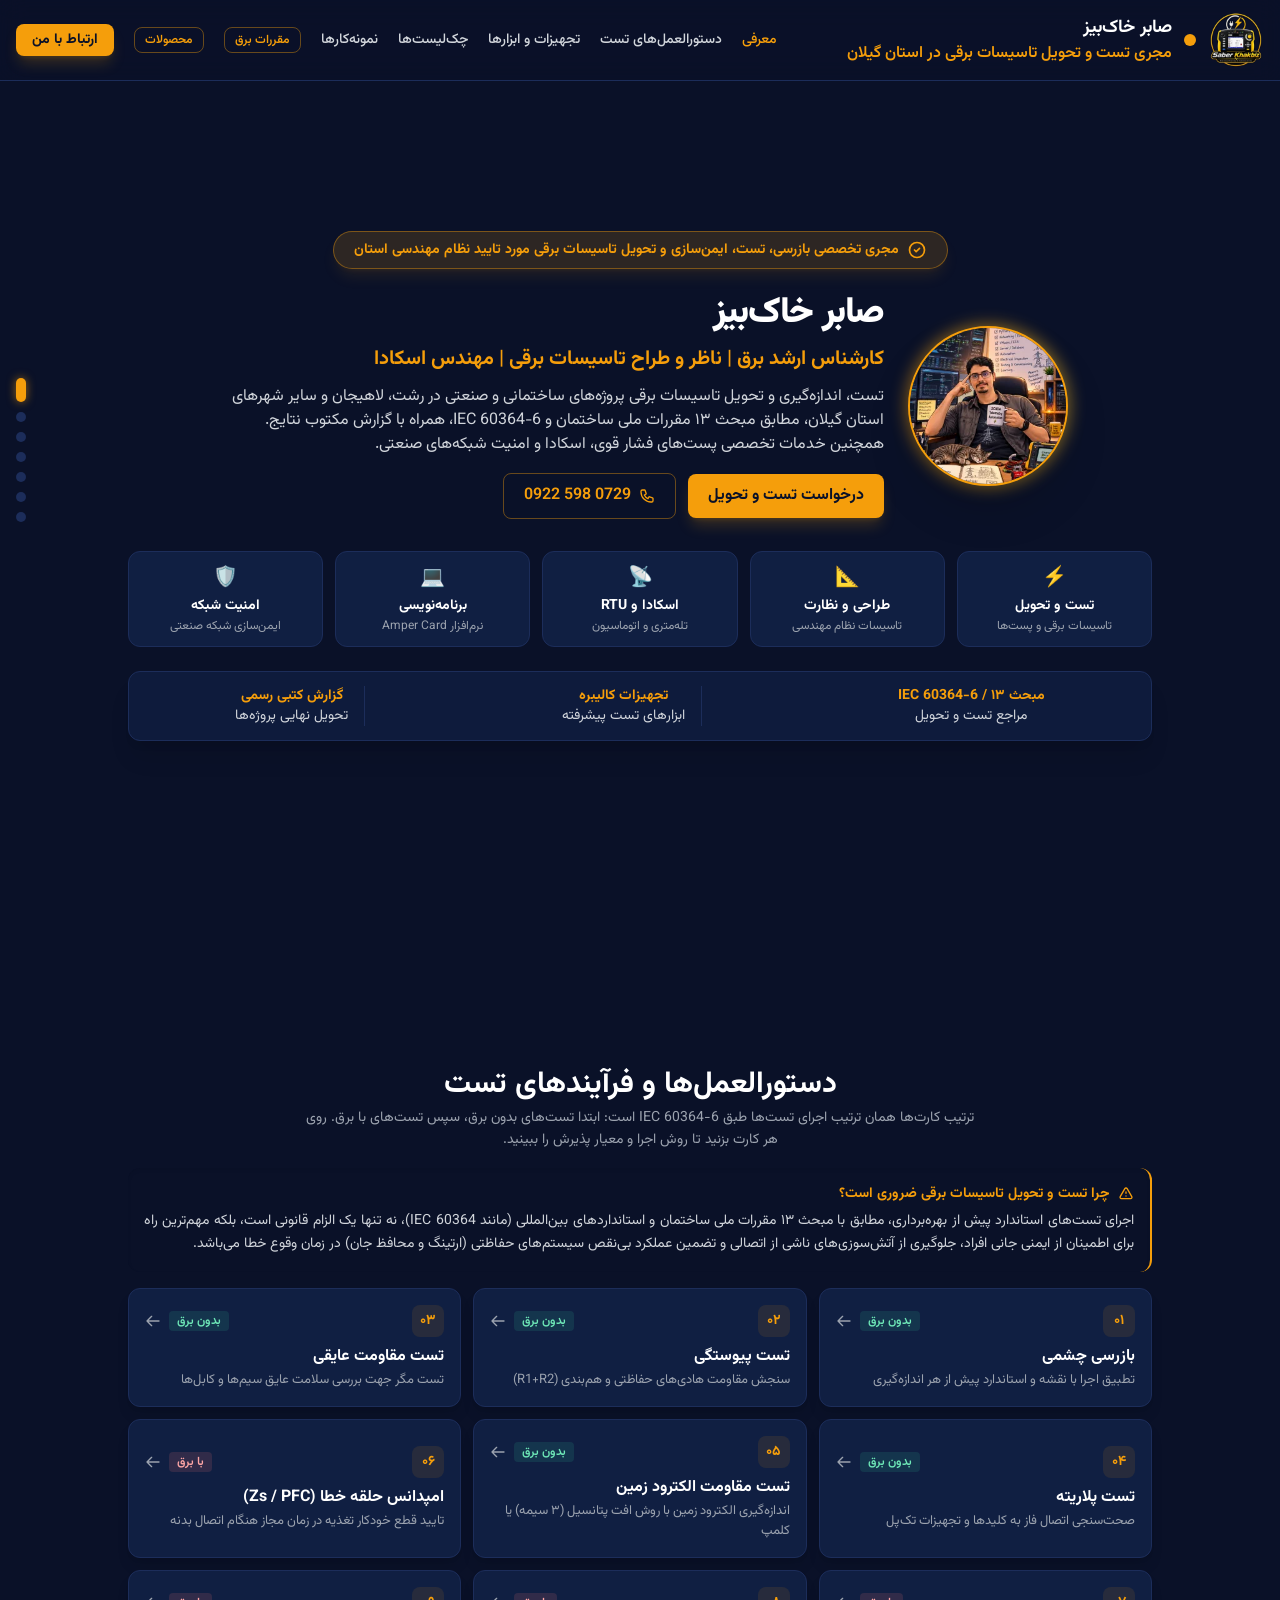
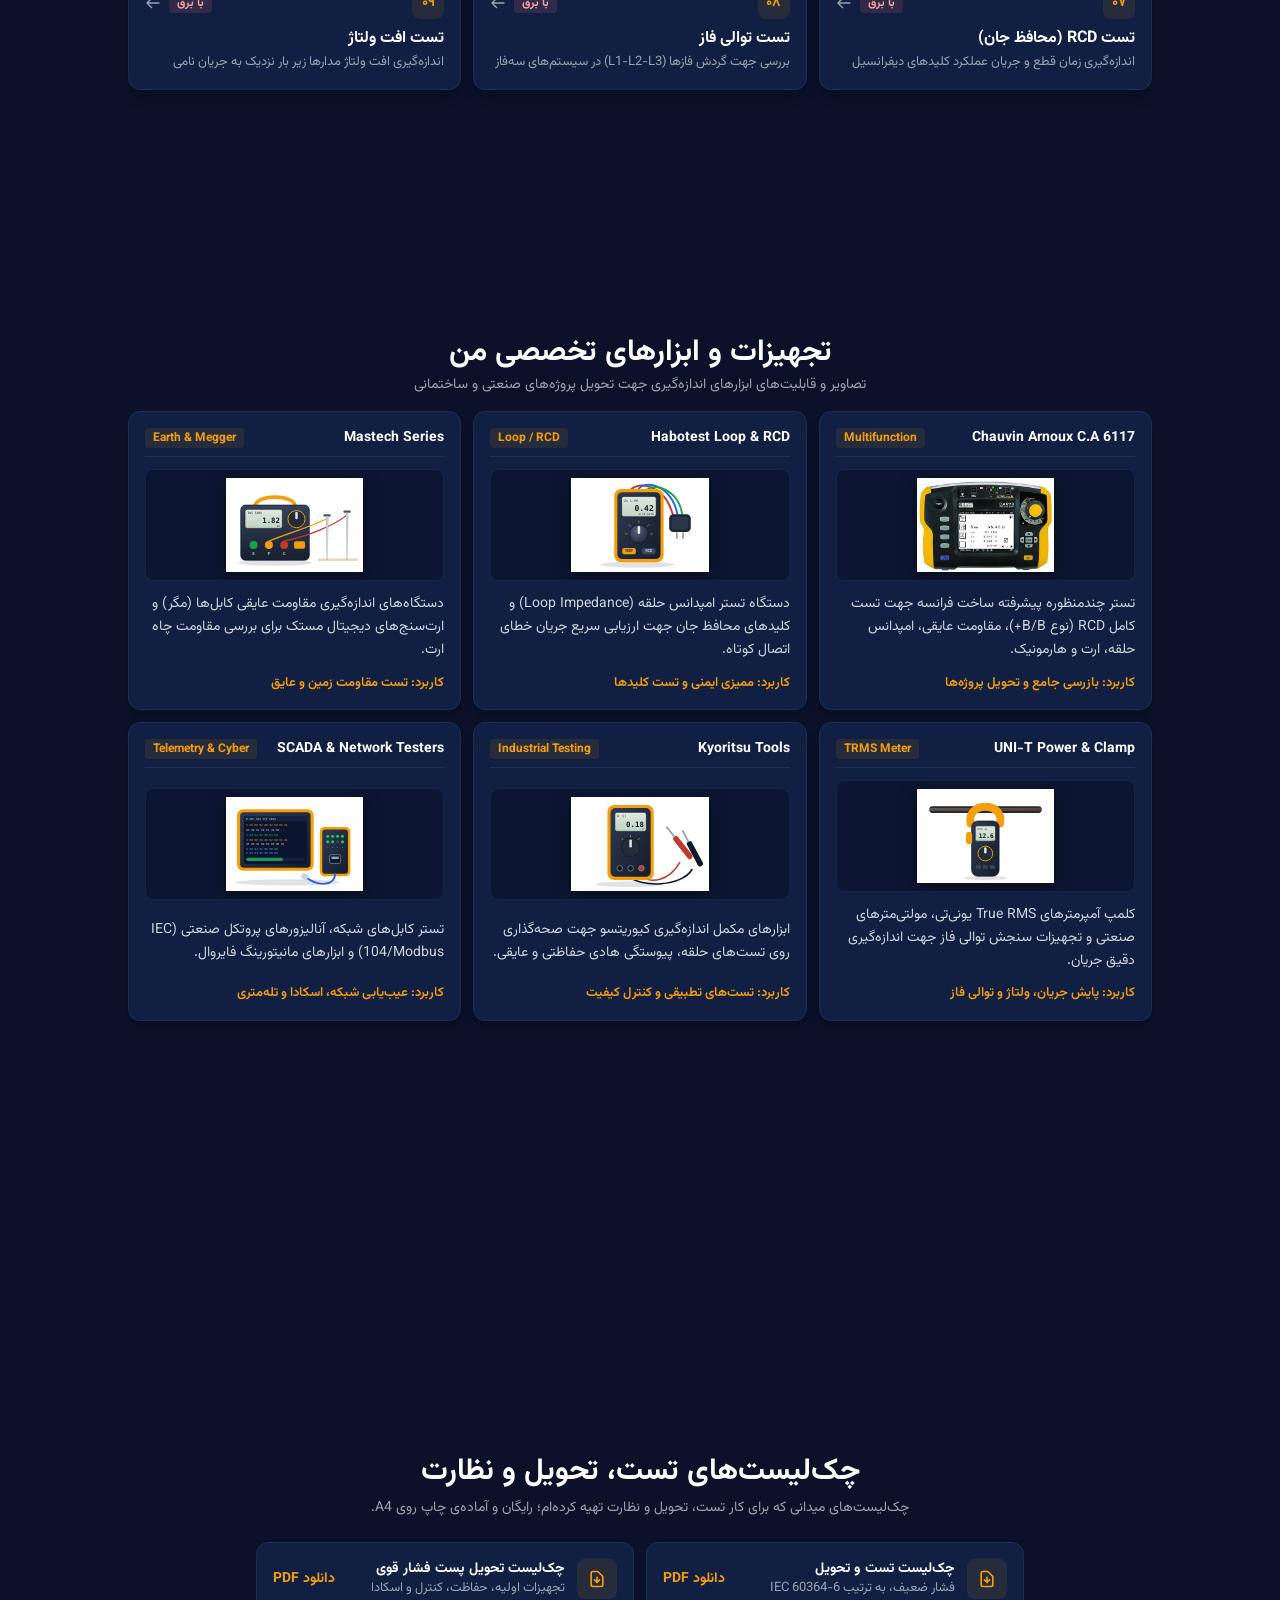
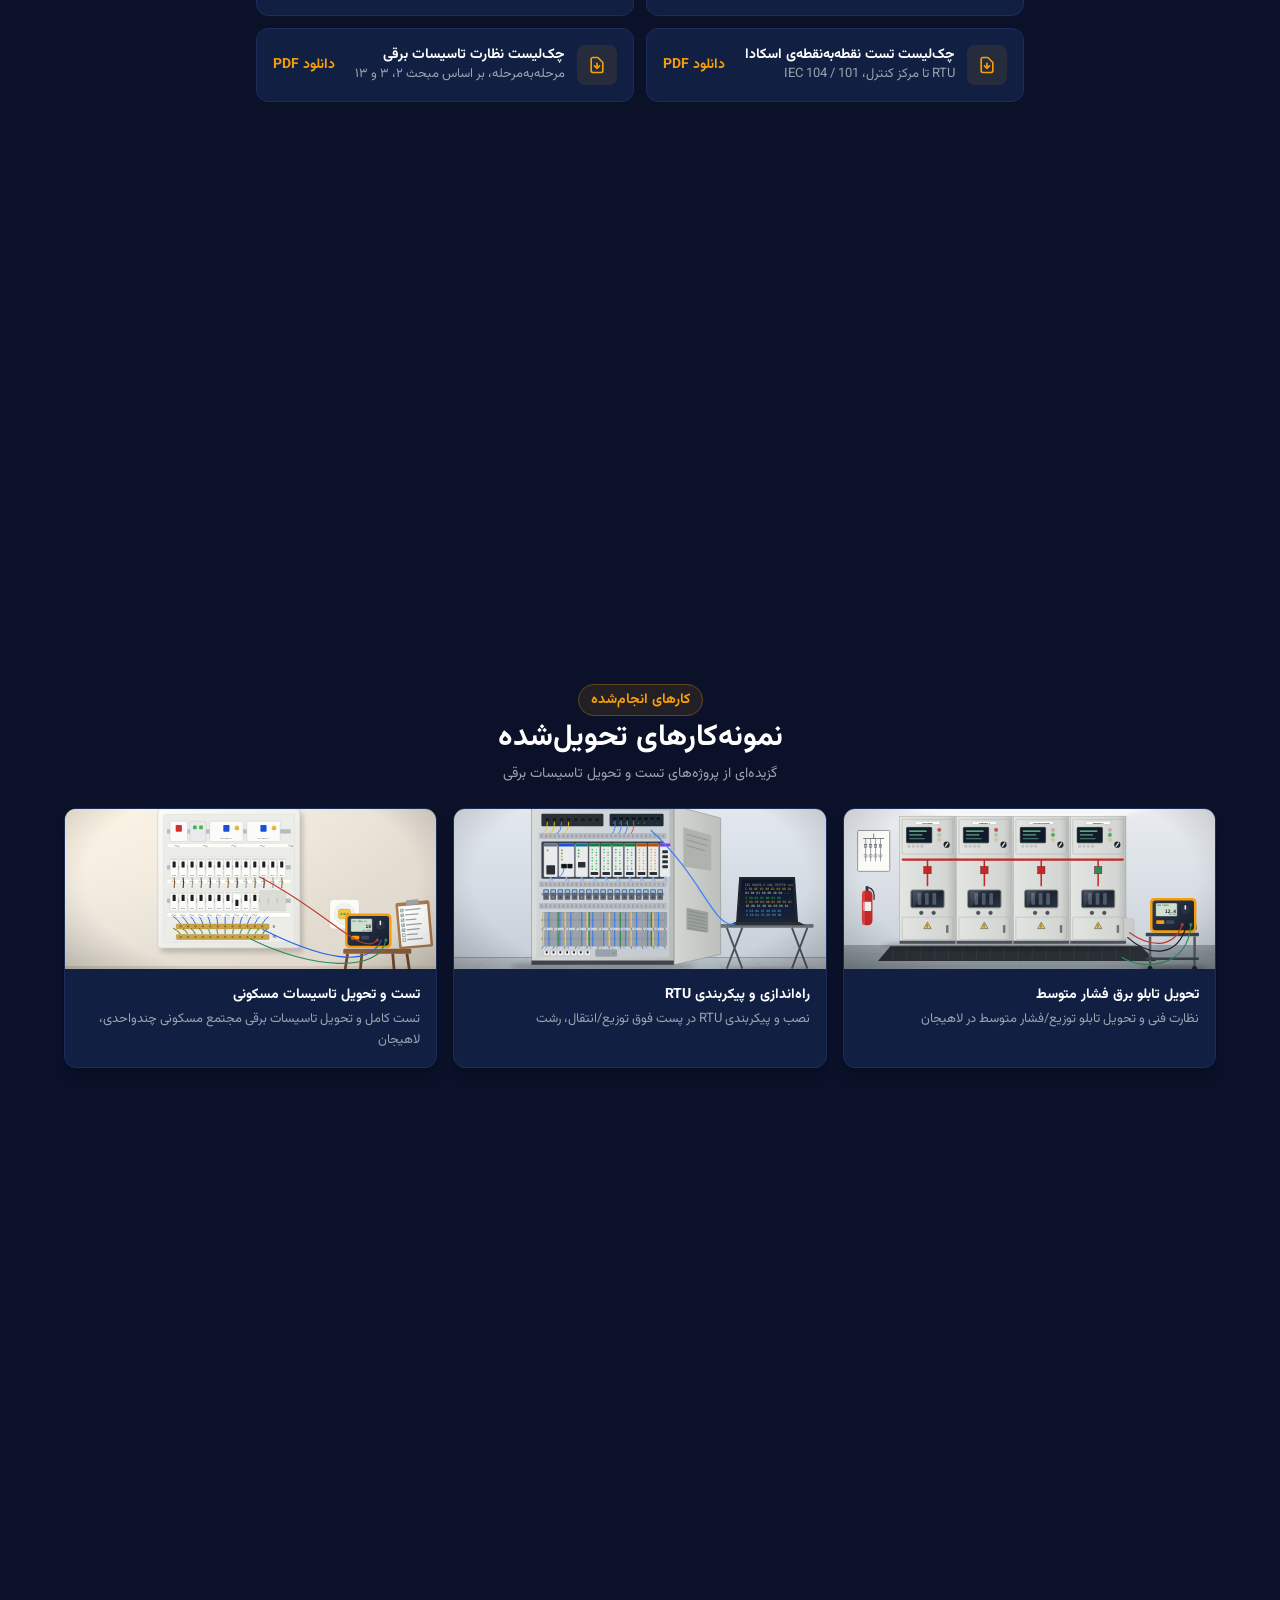
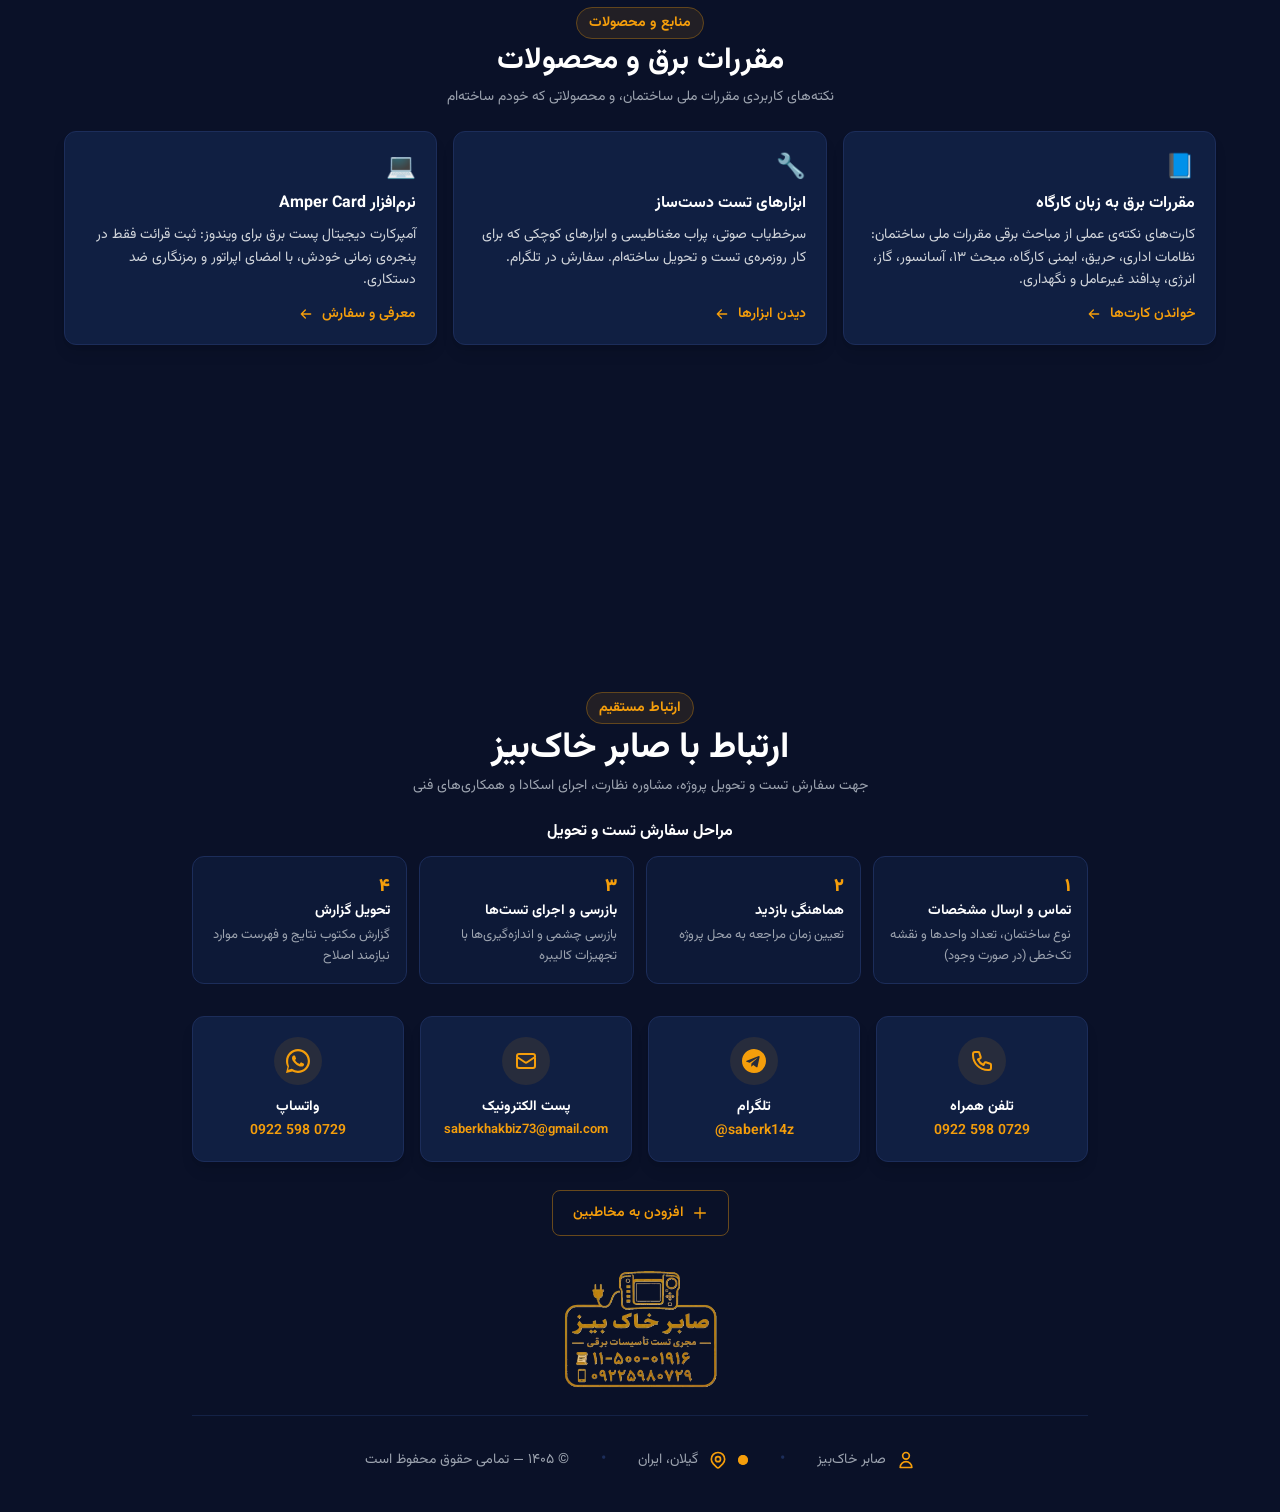
<file: index.html>
<!DOCTYPE html>
<html lang="fa" dir="rtl">
<head>
    <meta charset="UTF-8">
    <meta name="viewport" content="width=device-width, initial-scale=1.0">
    <title>تست و تحویل تاسیسات برقی در رشت و لاهیجان | صابر خاک‌بیز</title>
    <meta name="description" content="تست، اندازه‌گیری و تحویل تاسیسات برقی پروژه‌های ساختمانی و صنعتی در رشت، لاهیجان و استان گیلان مطابق مبحث ۱۳ مقررات ملی ساختمان و IEC 60364-6، همراه با گزارش مکتوب نتایج." />
    <meta name="theme-color" content="#0a1128" />

    <!-- Link previews (Telegram, WhatsApp, Bale...) and canonical address.
         If the site moves to its own domain, replace the base URL in these
         tags on every page, in sitemap.xml and in 404.html. -->
    <link rel="canonical" href="https://saber-khakbiz.github.io/Gilan-Electrical-Testing/" />
    <meta property="og:type" content="website" />
    <meta property="og:locale" content="fa_IR" />
    <meta property="og:site_name" content="صابر خاک‌بیز" />
    <meta property="og:title" content="تست و تحویل تاسیسات برقی در رشت و لاهیجان | صابر خاک‌بیز" />
    <meta property="og:description" content="تست، اندازه‌گیری و تحویل تاسیسات برقی مطابق مبحث ۱۳ و IEC 60364-6، همراه با گزارش مکتوب نتایج." />
    <meta property="og:url" content="https://saber-khakbiz.github.io/Gilan-Electrical-Testing/" />
    <meta property="og:image" content="https://saber-khakbiz.github.io/Gilan-Electrical-Testing/images/og/og-main.jpg" />
    <meta property="og:image:width" content="1200" />
    <meta property="og:image:height" content="630" />
    <meta property="og:image:alt" content="صابر خاک‌بیز، تست و تحویل تاسیسات برقی در استان گیلان" />
    <meta name="twitter:card" content="summary_large_image" />

    <!-- Structured data (schema.org). Electrician is the specific subtype for
         this trade; areaServed is used because this is a service-area business. -->
    <script type="application/ld+json">
    {
        "@context": "https://schema.org",
        "@type": "Electrician",
        "name": "صابر خاک‌بیز",
        "description": "مجری تست و تحویل تاسیسات برقی در رشت، لاهیجان و استان گیلان",
        "telephone": "+989225980729",
        "email": "saberkhakbiz73@gmail.com",
        "areaServed": [
            { "@type": "City", "name": "رشت" },
            { "@type": "City", "name": "لاهیجان" },
            { "@type": "AdministrativeArea", "name": "استان گیلان" }
        ],
        "address": {
            "@type": "PostalAddress",
            "addressRegion": "گیلان",
            "addressCountry": "IR"
        },
        "sameAs": [
            "https://t.me/saberk14z"
        ]
    }
    </script>

    <link rel="icon" type="image/png" href="images/favicon.png" />

    <!-- Self-hosted Vazirmatn variable font -->
    <link href="fonts/vazirmatn-local.css" rel="stylesheet" type="text/css" />

    <!-- Pre-compiled Tailwind CSS. Rebuild after adding new classes:
         npx tailwindcss@3.4.19 -o tailwind.css --minify   (uses tailwind.config.js) -->
    <link rel="stylesheet" href="tailwind.css" />

    <link rel="stylesheet" href="style.css" />

    <!-- Local image fallback. Defined inline in <head> so it exists before any
         <img onerror> below can fire. Builds an SVG data URI in-browser. -->
    <script>
        function svgFallback(width, height, label) {
            const fontSize = Math.max(11, Math.min(width, height) * 0.14);
            const svg =
                '<svg xmlns="http://www.w3.org/2000/svg" width="' + width + '" height="' + height + '">' +
                '<rect width="100%" height="100%" fill="#101f42" stroke="#1c2d5a" stroke-width="1"/>' +
                '<text x="50%" y="50%" fill="#f59e0b" font-family="sans-serif" font-size="' + fontSize + '" ' +
                'font-weight="600" text-anchor="middle" dominant-baseline="middle">' + label + '</text>' +
                '</svg>';
            return 'data:image/svg+xml;charset=UTF-8,' + encodeURIComponent(svg);
        }
    </script>
</head>
<body class="font-sans antialiased bg-navy-base text-gray-100">

    <!-- Fixed top navigation bar -->
    <header class="fixed top-0 left-0 right-0 z-50 bg-navy-base/90 backdrop-blur-md border-b border-navy-border px-4 py-3">
        <div class="max-w-6xl mx-auto flex items-center justify-between gap-4">
            <a href="#hero" class="flex items-center gap-2.5 lg:gap-3 min-w-0">
                <img src="images/logo.webp" alt="لوگوی صابر خاک‌بیز" width="56" height="56" onerror="this.onerror=null; this.src=svgFallback(80,80,'Logo');" class="w-10 h-10 lg:w-14 lg:h-14 object-contain flex-shrink-0">
                <span class="w-3 h-3 rounded-full bg-amber-hazard animate-pulse motion-reduce:animate-none flex-shrink-0" aria-hidden="true"></span>
                <span class="min-w-0">
                    <span class="font-bold text-white text-sm md:text-lg block truncate">صابر خاک‌بیز</span>
                    <span class="hidden sm:block lg:hidden xl:block text-base text-amber-hazard font-semibold truncate">مجری تست و تحویل تاسیسات برقی در استان گیلان</span>
                </span>
            </a>

            <!-- Desktop nav (lg and up; below that the hamburger menu is used) -->
            <nav class="hidden lg:flex items-center gap-5 text-sm font-medium whitespace-nowrap" aria-label="منوی اصلی">
                <a href="#hero" data-nav-link class="nav-link text-gray-300 hover:text-amber-hazard transition">معرفی</a>
                <a href="#procedures" data-nav-link class="nav-link text-gray-300 hover:text-amber-hazard transition">دستورالعمل‌های تست</a>
                <a href="#instruments" data-nav-link class="nav-link text-gray-300 hover:text-amber-hazard transition">تجهیزات و ابزارها</a>
                <a href="#standards" data-nav-link class="nav-link text-gray-300 hover:text-amber-hazard transition">چک‌لیست‌ها</a>
                <a href="#portfolio" data-nav-link class="nav-link text-gray-300 hover:text-amber-hazard transition">نمونه‌کارها</a>
                <a href="regs/index.html" class="px-2.5 py-1 rounded-lg border border-amber-hazard/40 text-amber-hazard text-xs font-semibold hover:bg-amber-hazard hover:text-navy-base transition">مقررات برق</a>
                <a href="products/index.html" class="px-2.5 py-1 rounded-lg border border-amber-hazard/40 text-amber-hazard text-xs font-semibold hover:bg-amber-hazard hover:text-navy-base transition">محصولات</a>
                <a href="#contact" data-nav-link class="px-4 py-1.5 rounded-lg bg-amber-hazard text-navy-base font-bold hover:bg-amber-glow transition shadow-lg shadow-amber-hazard/20">ارتباط با من</a>
            </nav>

            <!-- Mobile / tablet menu toggle -->
            <button type="button" id="mobile-menu-toggle" aria-label="باز کردن منو" aria-expanded="false" aria-controls="mobile-menu" class="lg:hidden flex-shrink-0 w-11 h-11 flex items-center justify-center rounded-lg border border-navy-border text-amber-hazard hover:border-amber-hazard transition">
                <svg id="mobile-menu-icon-open" class="w-6 h-6" fill="none" stroke="currentColor" viewBox="0 0 24 24" aria-hidden="true"><path stroke-linecap="round" stroke-linejoin="round" stroke-width="2" d="M4 6h16M4 12h16M4 18h16"></path></svg>
                <svg id="mobile-menu-icon-close" class="w-6 h-6 hidden" fill="none" stroke="currentColor" viewBox="0 0 24 24" aria-hidden="true"><path stroke-linecap="round" stroke-linejoin="round" stroke-width="2" d="M6 18L18 6M6 6l12 12"></path></svg>
            </button>
        </div>

        <!-- Mobile / tablet menu panel -->
        <nav id="mobile-menu" class="hidden lg:hidden mt-3 pb-1 flex flex-col gap-1 border-t border-navy-border pt-3" aria-label="منوی موبایل">
            <a href="#hero" class="text-right py-3 px-2 rounded-lg text-gray-300 hover:bg-navy-card hover:text-amber-hazard transition">معرفی</a>
            <a href="#procedures" class="text-right py-3 px-2 rounded-lg text-gray-300 hover:bg-navy-card hover:text-amber-hazard transition">دستورالعمل‌های تست</a>
            <a href="#instruments" class="text-right py-3 px-2 rounded-lg text-gray-300 hover:bg-navy-card hover:text-amber-hazard transition">تجهیزات و ابزارها</a>
            <a href="#standards" class="text-right py-3 px-2 rounded-lg text-gray-300 hover:bg-navy-card hover:text-amber-hazard transition">چک‌لیست‌ها</a>
            <a href="#portfolio" class="text-right py-3 px-2 rounded-lg text-gray-300 hover:bg-navy-card hover:text-amber-hazard transition">نمونه‌کارها</a>
            <a href="regs/index.html" class="text-right py-3 px-2 rounded-lg text-amber-hazard font-semibold hover:bg-navy-card transition">مقررات برق</a>
            <a href="products/index.html" class="text-right py-3 px-2 rounded-lg text-amber-hazard font-semibold hover:bg-navy-card transition">محصولات</a>
            <a href="#contact" class="text-right py-3 px-2 rounded-lg bg-amber-hazard text-navy-base font-bold hover:bg-amber-glow transition">ارتباط با من</a>
        </nav>
    </header>

    <!-- Page sections. data-nav-label feeds the side navigation dots. -->
    <main class="site-sections">

            <!-- Section 1: Hero & profile -->
            <section id="hero" data-nav-label="معرفی" class="page-section p-6 pt-28 md:pt-24">
                <div class="max-w-5xl w-full space-y-6">

                    <div class="text-center">
                        <div class="inline-flex items-center gap-2 px-5 py-2 rounded-full bg-amber-hazard/15 border border-amber-hazard/40 text-amber-hazard text-sm font-bold shadow-lg shadow-amber-hazard/10">
                            <svg class="w-5 h-5 flex-shrink-0 text-amber-hazard" fill="none" stroke="currentColor" viewBox="0 0 24 24" aria-hidden="true"><path stroke-linecap="round" stroke-linejoin="round" stroke-width="2" d="M9 12l2 2 4-4m6 2a9 9 0 11-18 0 9 9 0 0118 0z"></path></svg>
                            <span>مجری تخصصی بازرسی، تست، ایمن‌سازی و تحویل تاسیسات برقی مورد تایید نظام مهندسی استان</span>
                        </div>
                    </div>

                    <div class="flex flex-col md:flex-row items-center justify-center gap-6 text-center md:text-right">
                        <div class="relative group flex-shrink-0">
                            <div class="absolute -inset-0.5 bg-gradient-to-r from-amber-hazard to-amber-glow rounded-full blur opacity-50 group-hover:opacity-100 transition duration-300"></div>
                            <img src="images/profile.webp" alt="صابر خاک‌بیز" width="160" height="160" onerror="this.onerror=null; this.src=svgFallback(160,160,'Saber Khakbiz');" class="relative w-32 h-32 md:w-40 md:h-40 rounded-full object-cover border-2 border-amber-hazard bg-navy-card shadow-2xl">
                        </div>

                        <div class="space-y-3 max-w-2xl">
                            <h1 class="text-3xl md:text-4xl font-black text-white tracking-tight">
                                صابر خاک‌بیز
                            </h1>
                            <p class="text-amber-hazard font-bold text-base md:text-xl leading-relaxed">
                                کارشناس ارشد برق | ناظر و طراح تاسیسات برقی | مهندس اسکادا
                            </p>
                            <p class="text-gray-300 text-sm md:text-base leading-relaxed">
                                تست، اندازه‌گیری و تحویل تاسیسات برقی پروژه‌های ساختمانی و صنعتی در رشت، لاهیجان و سایر شهرهای استان گیلان، مطابق مبحث ۱۳ مقررات ملی ساختمان و IEC 60364-6، همراه با گزارش مکتوب نتایج. همچنین خدمات تخصصی پست‌های فشار قوی، اسکادا و امنیت شبکه‌های صنعتی.
                            </p>
                            <!-- Primary calls to action -->
                            <div class="flex flex-wrap items-center justify-center md:justify-start gap-3 pt-1">
                                <a href="#contact" class="inline-flex items-center gap-2 px-5 py-2.5 rounded-lg bg-amber-hazard text-navy-base font-bold hover:bg-amber-glow transition shadow-lg shadow-amber-hazard/20">
                                    درخواست تست و تحویل
                                </a>
                                <a href="tel:+989225980729" class="inline-flex items-center gap-2 px-5 py-2.5 rounded-lg border border-amber-hazard/40 text-amber-hazard font-semibold hover:bg-amber-hazard hover:text-navy-base transition">
                                    <svg class="w-4 h-4" fill="none" stroke="currentColor" viewBox="0 0 24 24" aria-hidden="true"><path stroke-linecap="round" stroke-linejoin="round" stroke-width="2" d="M3 5a2 2 0 012-2h3.28a1 1 0 01.948.684l1.498 4.493a1 1 0 01-.502 1.21l-2.257 1.13a11.042 11.042 0 005.516 5.516l1.13-2.257a1 1 0 011.21-.502l4.493 1.498a1 1 0 01.684.949V19a2 2 0 01-2 2h-1C9.716 21 3 14.284 3 6V5z"></path></svg>
                                    <span dir="ltr">0922 598 0729</span>
                                </a>
                            </div>
                        </div>
                    </div>

                    <div class="grid grid-cols-2 md:grid-cols-5 gap-3 pt-2">
                        <div class="bg-navy-card p-3 rounded-xl border border-navy-border text-center">
                            <span class="text-amber-hazard text-xl block mb-1" aria-hidden="true">⚡</span>
                            <h3 class="text-sm font-bold text-white">تست و تحویل</h3>
                            <p class="text-xs text-gray-400 mt-0.5">تاسیسات برقی و پست‌ها</p>
                        </div>
                        <div class="bg-navy-card p-3 rounded-xl border border-navy-border text-center">
                            <span class="text-amber-hazard text-xl block mb-1" aria-hidden="true">📐</span>
                            <h3 class="text-sm font-bold text-white">طراحی و نظارت</h3>
                            <p class="text-xs text-gray-400 mt-0.5">تاسیسات نظام مهندسی</p>
                        </div>
                        <div class="bg-navy-card p-3 rounded-xl border border-navy-border text-center">
                            <span class="text-amber-hazard text-xl block mb-1" aria-hidden="true">📡</span>
                            <h3 class="text-sm font-bold text-white">اسکادا و RTU</h3>
                            <p class="text-xs text-gray-400 mt-0.5">تله‌متری و اتوماسیون</p>
                        </div>
                        <a href="software/index.html" class="block bg-navy-card p-3 rounded-xl border border-navy-border text-center hover:border-amber-hazard transition">
                            <span class="text-amber-hazard text-xl block mb-1" aria-hidden="true">💻</span>
                            <h3 class="text-sm font-bold text-white">برنامه‌نویسی</h3>
                            <p class="text-xs text-gray-400 mt-0.5">نرم‌افزار Amper Card</p>
                        </a>
                        <div class="bg-navy-card p-3 rounded-xl border border-navy-border text-center col-span-2 md:col-span-1">
                            <span class="text-amber-hazard text-xl block mb-1" aria-hidden="true">🛡️</span>
                            <h3 class="text-sm font-bold text-white">امنیت شبکه</h3>
                            <p class="text-xs text-gray-400 mt-0.5">ایمن‌سازی شبکه صنعتی</p>
                        </div>
                    </div>

                    <div class="bg-navy-card/80 p-3.5 rounded-xl border border-navy-border flex flex-wrap justify-around text-center text-sm text-gray-300 gap-3 shadow-xl">
                        <div><strong class="text-amber-hazard block text-sm font-bold">مبحث ۱۳ / IEC 60364-6</strong> مراجع تست و تحویل</div>
                        <div class="border-r border-navy-border pr-4"><strong class="text-amber-hazard block text-sm font-bold">تجهیزات کالیبره</strong> ابزارهای تست پیشرفته</div>
                        <div class="border-r border-navy-border pr-4"><strong class="text-amber-hazard block text-sm font-bold">گزارش کتبی رسمی</strong> تحویل نهایی پروژه‌ها</div>
                    </div>

                </div>
            </section>

            <!-- Section 2: Test procedures (cards are ordered per IEC 60364-6: dead tests first, then live tests) -->
            <section id="procedures" data-nav-label="دستورالعمل‌های تست" class="page-section p-6 pt-20">
                <div class="max-w-5xl w-full">

                    <div id="tests-grid-view" class="space-y-4">
                        <div class="text-center space-y-1">
                            <h2 class="text-2xl md:text-3xl font-bold text-white">دستورالعمل‌ها و فرآیندهای تست</h2>
                            <p class="text-gray-400 text-sm max-w-2xl mx-auto leading-relaxed">ترتیب کارت‌ها همان ترتیب اجرای تست‌ها طبق IEC 60364-6 است: ابتدا تست‌های بدون برق، سپس تست‌های با برق. روی هر کارت بزنید تا روش اجرا و معیار پذیرش را ببینید.</p>
                        </div>

                        <!-- Why testing is necessary -->
                        <div class="bg-navy-base/60 border-r-2 border-amber-hazard p-4 rounded-xl text-right shadow-inner mb-2">
                            <h3 class="text-amber-hazard font-bold text-sm mb-1.5 flex items-center gap-2">
                                <svg class="w-4 h-4" fill="none" stroke="currentColor" viewBox="0 0 24 24" aria-hidden="true">
                                    <path stroke-linecap="round" stroke-linejoin="round" stroke-width="2" d="M12 9v2m0 4h.01m-6.938 4h13.856c1.54 0 2.502-1.667 1.732-3L13.732 4c-.77-1.333-2.694-1.333-3.464 0L3.34 16c-.77 1.333.192 3 1.732 3z"></path>
                                </svg>
                                چرا تست و تحویل تاسیسات برقی ضروری است؟
                            </h3>
                            <p class="text-gray-300 text-sm leading-relaxed text-justify">
                                اجرای تست‌های استاندارد پیش از بهره‌برداری، مطابق با مبحث ۱۳ مقررات ملی ساختمان و استانداردهای بین‌المللی (مانند IEC 60364)، نه تنها یک الزام قانونی است، بلکه مهم‌ترین راه برای اطمینان از ایمنی جانی افراد، جلوگیری از آتش‌سوزی‌های ناشی از اتصالی و تضمین عملکرد بی‌نقص سیستم‌های حفاظتی (ارتینگ و محافظ جان) در زمان وقوع خطا می‌باشد.
                            </p>
                        </div>

                        <div class="grid grid-cols-1 sm:grid-cols-2 lg:grid-cols-3 gap-3">

                            <button type="button" data-test-open="visual" class="w-full text-start bg-navy-card p-4 rounded-xl border border-navy-border hover:border-amber-hazard transition transform hover:-translate-y-1 group shadow-lg">
                                <span class="flex items-center justify-between mb-2">
                                    <span class="w-8 h-8 rounded-lg bg-amber-hazard/10 text-amber-hazard flex items-center justify-center font-bold text-sm group-hover:bg-amber-hazard group-hover:text-navy-base transition">۰۱</span>
                                    <span class="flex items-center gap-2">
                                        <span class="tag-dead px-2 py-0.5 rounded text-xs font-semibold">بدون برق</span>
                                        <svg class="w-4 h-4 text-gray-400 group-hover:text-amber-hazard transition" fill="none" stroke="currentColor" viewBox="0 0 24 24" aria-hidden="true"><path stroke-linecap="round" stroke-linejoin="round" stroke-width="2" d="M10 19l-7-7m0 0l7-7m-7 7h18"></path></svg>
                                    </span>
                                </span>
                                <span class="block text-base font-bold text-white group-hover:text-amber-hazard transition">بازرسی چشمی</span>
                                <span class="block text-[13px] text-gray-400 mt-0.5">تطبیق اجرا با نقشه و استاندارد پیش از هر اندازه‌گیری</span>
                            </button>

                            <button type="button" data-test-open="continuity" class="w-full text-start bg-navy-card p-4 rounded-xl border border-navy-border hover:border-amber-hazard transition transform hover:-translate-y-1 group shadow-lg">
                                <span class="flex items-center justify-between mb-2">
                                    <span class="w-8 h-8 rounded-lg bg-amber-hazard/10 text-amber-hazard flex items-center justify-center font-bold text-sm group-hover:bg-amber-hazard group-hover:text-navy-base transition">۰۲</span>
                                    <span class="flex items-center gap-2">
                                        <span class="tag-dead px-2 py-0.5 rounded text-xs font-semibold">بدون برق</span>
                                        <svg class="w-4 h-4 text-gray-400 group-hover:text-amber-hazard transition" fill="none" stroke="currentColor" viewBox="0 0 24 24" aria-hidden="true"><path stroke-linecap="round" stroke-linejoin="round" stroke-width="2" d="M10 19l-7-7m0 0l7-7m-7 7h18"></path></svg>
                                    </span>
                                </span>
                                <span class="block text-base font-bold text-white group-hover:text-amber-hazard transition">تست پیوستگی</span>
                                <span class="block text-[13px] text-gray-400 mt-0.5">سنجش مقاومت هادی‌های حفاظتی و هم‌بندی (R1+R2)</span>
                            </button>

                            <button type="button" data-test-open="insulation" class="w-full text-start bg-navy-card p-4 rounded-xl border border-navy-border hover:border-amber-hazard transition transform hover:-translate-y-1 group shadow-lg">
                                <span class="flex items-center justify-between mb-2">
                                    <span class="w-8 h-8 rounded-lg bg-amber-hazard/10 text-amber-hazard flex items-center justify-center font-bold text-sm group-hover:bg-amber-hazard group-hover:text-navy-base transition">۰۳</span>
                                    <span class="flex items-center gap-2">
                                        <span class="tag-dead px-2 py-0.5 rounded text-xs font-semibold">بدون برق</span>
                                        <svg class="w-4 h-4 text-gray-400 group-hover:text-amber-hazard transition" fill="none" stroke="currentColor" viewBox="0 0 24 24" aria-hidden="true"><path stroke-linecap="round" stroke-linejoin="round" stroke-width="2" d="M10 19l-7-7m0 0l7-7m-7 7h18"></path></svg>
                                    </span>
                                </span>
                                <span class="block text-base font-bold text-white group-hover:text-amber-hazard transition">تست مقاومت عایقی</span>
                                <span class="block text-[13px] text-gray-400 mt-0.5">تست مگر جهت بررسی سلامت عایق سیم‌ها و کابل‌ها</span>
                            </button>

                            <button type="button" data-test-open="polarity" class="w-full text-start bg-navy-card p-4 rounded-xl border border-navy-border hover:border-amber-hazard transition transform hover:-translate-y-1 group shadow-lg">
                                <span class="flex items-center justify-between mb-2">
                                    <span class="w-8 h-8 rounded-lg bg-amber-hazard/10 text-amber-hazard flex items-center justify-center font-bold text-sm group-hover:bg-amber-hazard group-hover:text-navy-base transition">۰۴</span>
                                    <span class="flex items-center gap-2">
                                        <span class="tag-dead px-2 py-0.5 rounded text-xs font-semibold">بدون برق</span>
                                        <svg class="w-4 h-4 text-gray-400 group-hover:text-amber-hazard transition" fill="none" stroke="currentColor" viewBox="0 0 24 24" aria-hidden="true"><path stroke-linecap="round" stroke-linejoin="round" stroke-width="2" d="M10 19l-7-7m0 0l7-7m-7 7h18"></path></svg>
                                    </span>
                                </span>
                                <span class="block text-base font-bold text-white group-hover:text-amber-hazard transition">تست پلاریته</span>
                                <span class="block text-[13px] text-gray-400 mt-0.5">صحت‌سنجی اتصال فاز به کلیدها و تجهیزات تک‌پل</span>
                            </button>

                            <button type="button" data-test-open="earth" class="w-full text-start bg-navy-card p-4 rounded-xl border border-navy-border hover:border-amber-hazard transition transform hover:-translate-y-1 group shadow-lg">
                                <span class="flex items-center justify-between mb-2">
                                    <span class="w-8 h-8 rounded-lg bg-amber-hazard/10 text-amber-hazard flex items-center justify-center font-bold text-sm group-hover:bg-amber-hazard group-hover:text-navy-base transition">۰۵</span>
                                    <span class="flex items-center gap-2">
                                        <span class="tag-dead px-2 py-0.5 rounded text-xs font-semibold">بدون برق</span>
                                        <svg class="w-4 h-4 text-gray-400 group-hover:text-amber-hazard transition" fill="none" stroke="currentColor" viewBox="0 0 24 24" aria-hidden="true"><path stroke-linecap="round" stroke-linejoin="round" stroke-width="2" d="M10 19l-7-7m0 0l7-7m-7 7h18"></path></svg>
                                    </span>
                                </span>
                                <span class="block text-base font-bold text-white group-hover:text-amber-hazard transition">تست مقاومت الکترود زمین</span>
                                <span class="block text-[13px] text-gray-400 mt-0.5">اندازه‌گیری الکترود زمین با روش افت پتانسیل (۳ سیمه) یا کلمپ</span>
                            </button>

                            <button type="button" data-test-open="loop" class="w-full text-start bg-navy-card p-4 rounded-xl border border-navy-border hover:border-amber-hazard transition transform hover:-translate-y-1 group shadow-lg">
                                <span class="flex items-center justify-between mb-2">
                                    <span class="w-8 h-8 rounded-lg bg-amber-hazard/10 text-amber-hazard flex items-center justify-center font-bold text-sm group-hover:bg-amber-hazard group-hover:text-navy-base transition">۰۶</span>
                                    <span class="flex items-center gap-2">
                                        <span class="tag-live px-2 py-0.5 rounded text-xs font-semibold">با برق</span>
                                        <svg class="w-4 h-4 text-gray-400 group-hover:text-amber-hazard transition" fill="none" stroke="currentColor" viewBox="0 0 24 24" aria-hidden="true"><path stroke-linecap="round" stroke-linejoin="round" stroke-width="2" d="M10 19l-7-7m0 0l7-7m-7 7h18"></path></svg>
                                    </span>
                                </span>
                                <span class="block text-base font-bold text-white group-hover:text-amber-hazard transition">امپدانس حلقه خطا (Zs / PFC)</span>
                                <span class="block text-[13px] text-gray-400 mt-0.5">تایید قطع خودکار تغذیه در زمان مجاز هنگام اتصال بدنه</span>
                            </button>

                            <button type="button" data-test-open="rcd" class="w-full text-start bg-navy-card p-4 rounded-xl border border-navy-border hover:border-amber-hazard transition transform hover:-translate-y-1 group shadow-lg">
                                <span class="flex items-center justify-between mb-2">
                                    <span class="w-8 h-8 rounded-lg bg-amber-hazard/10 text-amber-hazard flex items-center justify-center font-bold text-sm group-hover:bg-amber-hazard group-hover:text-navy-base transition">۰۷</span>
                                    <span class="flex items-center gap-2">
                                        <span class="tag-live px-2 py-0.5 rounded text-xs font-semibold">با برق</span>
                                        <svg class="w-4 h-4 text-gray-400 group-hover:text-amber-hazard transition" fill="none" stroke="currentColor" viewBox="0 0 24 24" aria-hidden="true"><path stroke-linecap="round" stroke-linejoin="round" stroke-width="2" d="M10 19l-7-7m0 0l7-7m-7 7h18"></path></svg>
                                    </span>
                                </span>
                                <span class="block text-base font-bold text-white group-hover:text-amber-hazard transition">تست RCD (محافظ جان)</span>
                                <span class="block text-[13px] text-gray-400 mt-0.5">اندازه‌گیری زمان قطع و جریان عملکرد کلیدهای دیفرانسیل</span>
                            </button>

                            <button type="button" data-test-open="phase" class="w-full text-start bg-navy-card p-4 rounded-xl border border-navy-border hover:border-amber-hazard transition transform hover:-translate-y-1 group shadow-lg">
                                <span class="flex items-center justify-between mb-2">
                                    <span class="w-8 h-8 rounded-lg bg-amber-hazard/10 text-amber-hazard flex items-center justify-center font-bold text-sm group-hover:bg-amber-hazard group-hover:text-navy-base transition">۰۸</span>
                                    <span class="flex items-center gap-2">
                                        <span class="tag-live px-2 py-0.5 rounded text-xs font-semibold">با برق</span>
                                        <svg class="w-4 h-4 text-gray-400 group-hover:text-amber-hazard transition" fill="none" stroke="currentColor" viewBox="0 0 24 24" aria-hidden="true"><path stroke-linecap="round" stroke-linejoin="round" stroke-width="2" d="M10 19l-7-7m0 0l7-7m-7 7h18"></path></svg>
                                    </span>
                                </span>
                                <span class="block text-base font-bold text-white group-hover:text-amber-hazard transition">تست توالی فاز</span>
                                <span class="block text-[13px] text-gray-400 mt-0.5">بررسی جهت گردش فازها (L1-L2-L3) در سیستم‌های سه‌فاز</span>
                            </button>

                            <button type="button" data-test-open="vdrop" class="w-full text-start bg-navy-card p-4 rounded-xl border border-navy-border hover:border-amber-hazard transition transform hover:-translate-y-1 group shadow-lg">
                                <span class="flex items-center justify-between mb-2">
                                    <span class="w-8 h-8 rounded-lg bg-amber-hazard/10 text-amber-hazard flex items-center justify-center font-bold text-sm group-hover:bg-amber-hazard group-hover:text-navy-base transition">۰۹</span>
                                    <span class="flex items-center gap-2">
                                        <span class="tag-live px-2 py-0.5 rounded text-xs font-semibold">با برق</span>
                                        <svg class="w-4 h-4 text-gray-400 group-hover:text-amber-hazard transition" fill="none" stroke="currentColor" viewBox="0 0 24 24" aria-hidden="true"><path stroke-linecap="round" stroke-linejoin="round" stroke-width="2" d="M10 19l-7-7m0 0l7-7m-7 7h18"></path></svg>
                                    </span>
                                </span>
                                <span class="block text-base font-bold text-white group-hover:text-amber-hazard transition">تست افت ولتاژ</span>
                                <span class="block text-[13px] text-gray-400 mt-0.5">اندازه‌گیری افت ولتاژ مدارها زیر بار نزدیک به جریان نامی</span>
                            </button>

                        </div>
                    </div>

                    <!-- Test detail view. Every test's content lives here in the HTML
                         (crawlable, editable without touching JS); script.js only
                         toggles which <article> is visible. -->
                    <div id="test-detail-view" class="hidden bg-navy-card border border-navy-border rounded-2xl p-5 md:p-6 shadow-2xl">
                        <div class="flex items-center justify-between border-b border-navy-border pb-3 mb-4">
                            <button type="button" data-test-close class="flex items-center gap-2 px-3 py-3 rounded-lg bg-navy-base text-amber-hazard border border-amber-hazard/40 hover:bg-amber-hazard hover:text-navy-base transition font-semibold text-sm">
                                <svg class="w-4 h-4" fill="none" stroke="currentColor" viewBox="0 0 24 24" aria-hidden="true"><path stroke-linecap="round" stroke-linejoin="round" stroke-width="2" d="M14 5l7 7m0 0l-7 7m7-7H3"></path></svg>
                                <span>بازگشت به لیست تست‌ها</span>
                            </button>
                        </div>

                        <!-- 01 Visual inspection -->
                        <article data-test-detail="visual" hidden class="space-y-4">
                            <div class="flex flex-wrap items-center gap-2">
                                <span class="px-2.5 py-1 rounded-full bg-amber-hazard/10 text-amber-hazard text-sm font-bold border border-amber-hazard/30">استاندارد IEC 60364-6</span>
                                <span class="tag-dead px-2 py-0.5 rounded text-xs font-semibold">بدون برق</span>
                            </div>
                            <h3 tabindex="-1" class="text-xl md:text-2xl font-bold text-white">بازرسی چشمی (Visual Inspection)</h3>
                            <p class="text-gray-300 leading-relaxed text-sm">پیش از هر اندازه‌گیری، تاسیسات در حالت بی‌برق از نظر انطباق با نقشه‌های تاییدشده و الزامات استاندارد بازبینی می‌شود. بسیاری از ایرادها مانند سطح مقطع نامناسب، نبود هادی حفاظتی یا انتخاب نادرست کلید، در همین مرحله پیدا می‌شوند.</p>
                            <div class="grid grid-cols-1 md:grid-cols-2 gap-3">
                                <div class="bg-navy-base p-3 rounded-xl border border-navy-border">
                                    <span class="text-xs text-amber-hazard font-bold block mb-0.5">ابزار اندازه‌گیری:</span>
                                    <span class="text-sm text-gray-200">چک‌لیست بازرسی، نقشه تک‌خطی تاییدشده و دوربین برای مستندسازی</span>
                                </div>
                                <div class="bg-navy-base p-3 rounded-xl border border-navy-border">
                                    <span class="text-xs text-amber-hazard font-bold block mb-0.5">معیار پذیرش:</span>
                                    <span class="text-sm text-gray-200">انطباق کامل با نقشه و استاندارد؛ هر مورد عدم انطباق ثبت و پیش از ادامه تست‌ها رفع می‌شود.</span>
                                </div>
                            </div>
                            <div class="space-y-1.5">
                                <h4 class="text-sm font-bold text-white border-r-2 border-amber-hazard pr-2">مراحل کلیدی اجرا:</h4>
                                <ol class="list-[persian] list-inside text-sm text-gray-300 space-y-1 leading-relaxed pr-2">
                                    <li>تطبیق تابلوها و مدارها با نقشه تک‌خطی و کنترل برچسب‌گذاری مدارها</li>
                                    <li>کنترل سطح مقطع، رنگ‌بندی و نحوه اتصال هادی‌ها (هادی حفاظتی سبز-زرد)</li>
                                    <li>کنترل نوع، جریان نامی و قدرت قطع کلیدها و فیوزها نسبت به کابل‌ها</li>
                                    <li>کنترل وجود و اتصال هادی‌های حفاظتی و هم‌بندی اصلی و فرعی</li>
                                    <li>ثبت موارد عدم انطباق در چک‌لیست</li>
                                </ol>
                            </div>
                        </article>

                        <!-- 02 Continuity -->
                        <article data-test-detail="continuity" hidden class="space-y-4">
                            <div class="flex flex-wrap items-center gap-2">
                                <span class="px-2.5 py-1 rounded-full bg-amber-hazard/10 text-amber-hazard text-sm font-bold border border-amber-hazard/30">استاندارد IEC 60364-6</span>
                                <span class="tag-dead px-2 py-0.5 rounded text-xs font-semibold">بدون برق</span>
                            </div>
                            <h3 tabindex="-1" class="text-xl md:text-2xl font-bold text-white">تست پیوستگی هادی‌های حفاظتی (Continuity Test)</h3>
                            <p class="text-gray-300 leading-relaxed text-sm">این تست برای اطمینان از اتصال کامل، بدون قطعی و کم‌مقاومت تمامی هادی‌های حفاظتی (PE) و هادی‌های هم‌بندی اصلی و فرعی به زمین اجرا می‌شود.</p>
                            <div class="grid grid-cols-1 md:grid-cols-2 gap-3">
                                <div class="bg-navy-base p-3 rounded-xl border border-navy-border">
                                    <span class="text-xs text-amber-hazard font-bold block mb-0.5">ابزار اندازه‌گیری:</span>
                                    <span class="text-sm text-gray-200">تستر Low-Ohm مطابق IEC 61557-4 (جریان تست حداقل 200mA و ولتاژ مدار باز 4 تا 24 ولت)</span>
                                </div>
                                <div class="bg-navy-base p-3 rounded-xl border border-navy-border">
                                    <span class="text-xs text-amber-hazard font-bold block mb-0.5">معیار پذیرش:</span>
                                    <span class="text-sm text-gray-200">استاندارد عدد ثابتی تعیین نمی‌کند: مقدار اندازه‌گیری‌شده (R1+R2) باید با مقدار محاسباتی از روی جنس، طول و سطح مقطع هادی‌ها همخوانی داشته باشد. این مقدار در ارزیابی شرط Zs هم به کار می‌رود.</span>
                                </div>
                            </div>
                            <div class="space-y-1.5">
                                <h4 class="text-sm font-bold text-white border-r-2 border-amber-hazard pr-2">مراحل کلیدی اجرا:</h4>
                                <ol class="list-[persian] list-inside text-sm text-gray-300 space-y-1 leading-relaxed pr-2">
                                    <li>قطع برق، قفل و برچسب‌گذاری کلید اصلی و تایید بی‌برقی با ولت‌متر</li>
                                    <li>صفر کردن مقاومت سیم‌های رابط دستگاه (Null)</li>
                                    <li>اتصال موقت هادی فاز به PE در تابلو و اندازه‌گیری بین فاز و PE در دورترین نقطه هر مدار (روش R1+R2)</li>
                                    <li>اندازه‌گیری پیوستگی هادی‌های هم‌بندی اصلی و فرعی تا شینه اصلی ارت</li>
                                    <li>برداشتن اتصال موقت، ثبت مقادیر و مقایسه با مقدار محاسباتی</li>
                                </ol>
                            </div>
                        </article>

                        <!-- 03 Insulation resistance -->
                        <article data-test-detail="insulation" hidden class="space-y-4">
                            <div class="flex flex-wrap items-center gap-2">
                                <span class="px-2.5 py-1 rounded-full bg-amber-hazard/10 text-amber-hazard text-sm font-bold border border-amber-hazard/30">استاندارد IEC 60364-6</span>
                                <span class="tag-dead px-2 py-0.5 rounded text-xs font-semibold">بدون برق</span>
                            </div>
                            <h3 tabindex="-1" class="text-xl md:text-2xl font-bold text-white">تست مقاومت عایقی (Insulation Resistance Test)</h3>
                            <p class="text-gray-300 leading-relaxed text-sm">تست با مگاهم‌متر (مگر) برای سنجش سلامت عایق سیم‌ها و کابل‌ها، بین هادی‌های فعال (فاز و نول) و هادی حفاظتی.</p>
                            <div class="grid grid-cols-1 md:grid-cols-2 gap-3">
                                <div class="bg-navy-base p-3 rounded-xl border border-navy-border">
                                    <span class="text-xs text-amber-hazard font-bold block mb-0.5">ابزار اندازه‌گیری:</span>
                                    <span class="text-sm text-gray-200">مگاهم‌متر (Insulation Tester) مطابق IEC 61557-2 با ولتاژ تست 250، 500 و 1000 ولت DC</span>
                                </div>
                                <div class="bg-navy-base p-3 rounded-xl border border-navy-border">
                                    <span class="text-xs text-amber-hazard font-bold block mb-0.5">معیار پذیرش (IEC 60364-6):</span>
                                    <span class="text-sm text-gray-200">مدار SELV/PELV: ولتاژ تست 250V، حداقل 0.5MΩ — مدار تا 500V: ولتاژ تست 500V، حداقل 1MΩ — مدار بالای 500V: ولتاژ تست 1000V، حداقل 1MΩ</span>
                                </div>
                            </div>
                            <div class="space-y-1.5">
                                <h4 class="text-sm font-bold text-white border-r-2 border-amber-hazard pr-2">مراحل کلیدی اجرا:</h4>
                                <ol class="list-[persian] list-inside text-sm text-gray-300 space-y-1 leading-relaxed pr-2">
                                    <li>قطع برق، قفل و برچسب‌گذاری کلید اصلی و تایید بی‌برقی با ولت‌متر</li>
                                    <li>جدا کردن لامپ‌ها، تجهیزات الکترونیکی و محافظ‌های اضافه ولتاژ (SPD)؛ اگر جدا کردن SPD ممکن نباشد، ولتاژ تست آن مدار به 250V کاهش می‌یابد ولی حداقل 1MΩ همچنان لازم است</li>
                                    <li>اندازه‌گیری بین هادی‌های فعال (فاز و نول که می‌توان آن‌ها را به هم وصل کرد) و هادی حفاظتی PE</li>
                                    <li>خواندن مقدار پس از پایدار شدن عدد دستگاه و مقایسه با حداقل مجاز</li>
                                    <li>تخلیه بار خازنی کابل پس از تست، وصل مجدد تجهیزات جداشده و ثبت نتیجه</li>
                                </ol>
                            </div>
                        </article>

                        <!-- 04 Polarity -->
                        <article data-test-detail="polarity" hidden class="space-y-4">
                            <div class="flex flex-wrap items-center gap-2">
                                <span class="px-2.5 py-1 rounded-full bg-amber-hazard/10 text-amber-hazard text-sm font-bold border border-amber-hazard/30">استاندارد IEC 60364-6</span>
                                <span class="tag-dead px-2 py-0.5 rounded text-xs font-semibold">بدون برق</span>
                            </div>
                            <h3 tabindex="-1" class="text-xl md:text-2xl font-bold text-white">تست پلاریته (Polarity Test)</h3>
                            <p class="text-gray-300 leading-relaxed text-sm">صحت‌سنجی قرارگیری کلیدها، فیوزها و ترمینال‌ها دقیقاً در مسیر هادی فاز (و نه نول)، تا با خاموش بودن کلید، مصرف‌کننده واقعاً بی‌برق باشد.</p>
                            <div class="grid grid-cols-1 md:grid-cols-2 gap-3">
                                <div class="bg-navy-base p-3 rounded-xl border border-navy-border">
                                    <span class="text-xs text-amber-hazard font-bold block mb-0.5">ابزار اندازه‌گیری:</span>
                                    <span class="text-sm text-gray-200">تستر پیوستگی (Low-Ohm) یا مولتی‌متر</span>
                                </div>
                                <div class="bg-navy-base p-3 rounded-xl border border-navy-border">
                                    <span class="text-xs text-amber-hazard font-bold block mb-0.5">معیار پذیرش:</span>
                                    <span class="text-sm text-gray-200">کلیدهای تک‌پل و فیوزها فقط در مسیر هادی فاز؛ اتصال فاز به کنتاکت مرکزی سرپیچ‌های پیچی و ترمینال صحیح پریزها.</span>
                                </div>
                            </div>
                            <div class="space-y-1.5">
                                <h4 class="text-sm font-bold text-white border-r-2 border-amber-hazard pr-2">مراحل کلیدی اجرا:</h4>
                                <ol class="list-[persian] list-inside text-sm text-gray-300 space-y-1 leading-relaxed pr-2">
                                    <li>قطع برق و تایید بی‌برقی با ولت‌متر</li>
                                    <li>کنترل قرارگیری کلیدهای تک‌پل و فیوزها فقط در مسیر هادی فاز</li>
                                    <li>کنترل اتصال فاز به کنتاکت مرکزی سرپیچ‌ها و ترمینال صحیح پریزها (معمولاً همزمان با تست R1+R2)</li>
                                    <li>اطمینان از متصل نبودن هادی نول به کلیدهای تک‌پل</li>
                                </ol>
                            </div>
                        </article>

                        <!-- 05 Earth electrode resistance -->
                        <article data-test-detail="earth" hidden class="space-y-4">
                            <div class="flex flex-wrap items-center gap-2">
                                <span class="px-2.5 py-1 rounded-full bg-amber-hazard/10 text-amber-hazard text-sm font-bold border border-amber-hazard/30">استاندارد IEC 60364-6</span>
                                <span class="tag-dead px-2 py-0.5 rounded text-xs font-semibold">بدون برق</span>
                            </div>
                            <h3 tabindex="-1" class="text-xl md:text-2xl font-bold text-white">تست مقاومت الکترود زمین (Earth Electrode Resistance)</h3>
                            <p class="text-gray-300 leading-relaxed text-sm">اندازه‌گیری مقاومت الکتریکی چاه ارت یا شبکه مش نسبت به جرم کلی زمین، برای تخلیه ایمن جریان‌های خطا و صاعقه.</p>
                            <div class="grid grid-cols-1 md:grid-cols-2 gap-3">
                                <div class="bg-navy-base p-3 rounded-xl border border-navy-border">
                                    <span class="text-xs text-amber-hazard font-bold block mb-0.5">ابزار اندازه‌گیری:</span>
                                    <span class="text-sm text-gray-200">ارت‌سنج ۳ یا ۴ سیمه مطابق IEC 61557-5 (Mastech / Chauvin Arnoux) یا ارت‌سنج کلمپی</span>
                                </div>
                                <div class="bg-navy-base p-3 rounded-xl border border-navy-border">
                                    <span class="text-xs text-amber-hazard font-bold block mb-0.5">معیار پذیرش:</span>
                                    <span class="text-sm text-gray-200">IEC عدد ثابتی برای همه سیستم‌ها تعیین نمی‌کند؛ در سیستم TT شرط RA × IΔn ≤ 50V باید برقرار باشد. حدهای عددی رایج (مانند ۵ یا ۲ اهم) از ضوابط شرکت توزیع یا مشخصات فنی پروژه می‌آیند و همان مرجع ملاک پذیرش است.</span>
                                </div>
                            </div>
                            <div class="space-y-1.5">
                                <h4 class="text-sm font-bold text-white border-r-2 border-amber-hazard pr-2">مراحل کلیدی اجرا:</h4>
                                <ol class="list-[persian] list-inside text-sm text-gray-300 space-y-1 leading-relaxed pr-2">
                                    <li>قطع برق تاسیسات (یا اطمینان از نبود جریان خطا) و سپس باز کردن لینک تست بین شینه ارت و الکترود؛ جدا کردن الکترود در تاسیسات برق‌دار خطرناک است</li>
                                    <li>کوبیدن میله جریان (C) در فاصله کافی از الکترود (چند برابر طول آن) و میله ولتاژ (P) در حدود ۶۲٪ همین فاصله، روی یک خط مستقیم</li>
                                    <li>اندازه‌گیری، سپس جابه‌جایی میله P به اندازه ۱۰٪ فاصله به جلو و عقب و تکرار؛ اگر سه عدد نزدیک هم باشند نتیجه معتبر است</li>
                                    <li>روش کلمپ بدون باز کردن لینک انجام می‌شود، ولی فقط در سیستم‌های چندزمینه‌ای (دارای مسیرهای موازی) معتبر است</li>
                                    <li>بستن مجدد لینک تست و ثبت مقاومت برحسب اهم</li>
                                </ol>
                            </div>
                        </article>

                        <!-- 06 Fault loop impedance / prospective fault current -->
                        <article data-test-detail="loop" hidden class="space-y-4">
                            <div class="flex flex-wrap items-center gap-2">
                                <span class="px-2.5 py-1 rounded-full bg-amber-hazard/10 text-amber-hazard text-sm font-bold border border-amber-hazard/30">استاندارد IEC 60364-6 / IEC 60364-4-41</span>
                                <span class="tag-live px-2 py-0.5 rounded text-xs font-semibold">با برق</span>
                            </div>
                            <h3 tabindex="-1" class="text-xl md:text-2xl font-bold text-white">امپدانس حلقه خطا و جریان اتصال کوتاه (Zs / PFC)</h3>
                            <p class="text-gray-300 leading-relaxed text-sm">این تست تایید می‌کند که اگر فاز به بدنه اتصالی کند، جریان خطا آن‌قدر بزرگ است که کلید یا فیوز در زمان مجاز مدار را قطع کند. جریان اتصال کوتاه احتمالی (PFC) هم برای کنترل قدرت قطع کلیدها اندازه‌گیری می‌شود.</p>
                            <div class="grid grid-cols-1 md:grid-cols-2 gap-3">
                                <div class="bg-navy-base p-3 rounded-xl border border-navy-border">
                                    <span class="text-xs text-amber-hazard font-bold block mb-0.5">ابزار اندازه‌گیری:</span>
                                    <span class="text-sm text-gray-200">تستر امپدانس حلقه مطابق IEC 61557-3 یا تستر چندمنظوره (Chauvin Arnoux / Habotest)</span>
                                </div>
                                <div class="bg-navy-base p-3 rounded-xl border border-navy-border">
                                    <span class="text-xs text-amber-hazard font-bold block mb-0.5">معیار پذیرش:</span>
                                    <span class="text-sm text-gray-200">Zs اندازه‌گیری‌شده باید از حداکثر مجاز وسیله حفاظتی کمتر باشد (شرط Zs × Ia ≤ U0) تا قطع در زمان مقرر IEC 60364-4-41 انجام شود؛ مثلاً ۰٫۴ ثانیه برای مدارهای نهایی در سیستم TN با ولتاژ 230V. PFC باید از قدرت قطع کلیدها کمتر باشد.</span>
                                </div>
                            </div>
                            <div class="space-y-1.5">
                                <h4 class="text-sm font-bold text-white border-r-2 border-amber-hazard pr-2">مراحل کلیدی اجرا:</h4>
                                <ol class="list-[persian] list-inside text-sm text-gray-300 space-y-1 leading-relaxed pr-2">
                                    <li>این تست با برق انجام می‌شود؛ استفاده از پراب‌های ایمن و رعایت فاصله ایمنی الزامی است</li>
                                    <li>اندازه‌گیری امپدانس حلقه در مبدا تاسیسات (Ze) و جریان اتصال کوتاه احتمالی (PFC)</li>
                                    <li>اندازه‌گیری Zs در دورترین نقطه هر مدار؛ در مدارهای دارای RCD از حالت بدون قطع (No-Trip) دستگاه استفاده می‌شود</li>
                                    <li>مقایسه Zs با حداکثر مجاز کلید یا فیوز (با در نظر گرفتن افزایش مقاومت هادی در دمای کار) و مقایسه PFC با قدرت قطع کلید</li>
                                </ol>
                            </div>
                        </article>

                        <!-- 07 RCD -->
                        <article data-test-detail="rcd" hidden class="space-y-4">
                            <div class="flex flex-wrap items-center gap-2">
                                <span class="px-2.5 py-1 rounded-full bg-amber-hazard/10 text-amber-hazard text-sm font-bold border border-amber-hazard/30">استاندارد IEC 60364-6 / IEC 61557-6</span>
                                <span class="tag-live px-2 py-0.5 rounded text-xs font-semibold">با برق</span>
                            </div>
                            <h3 tabindex="-1" class="text-xl md:text-2xl font-bold text-white">تست کلیدهای محافظ جان (RCD Testing)</h3>
                            <p class="text-gray-300 leading-relaxed text-sm">ارزیابی عملکرد کلیدهای دیفرانسیل برای اطمینان از قطع سریع مدار هنگام بروز جریان نشتی و جلوگیری از برق‌گرفتگی.</p>
                            <div class="grid grid-cols-1 md:grid-cols-2 gap-3">
                                <div class="bg-navy-base p-3 rounded-xl border border-navy-border">
                                    <span class="text-xs text-amber-hazard font-bold block mb-0.5">ابزار اندازه‌گیری:</span>
                                    <span class="text-sm text-gray-200">تستر RCD مطابق IEC 61557-6 یا تستر چندمنظوره (Chauvin Arnoux / Habotest)</span>
                                </div>
                                <div class="bg-navy-base p-3 rounded-xl border border-navy-border">
                                    <span class="text-xs text-amber-hazard font-bold block mb-0.5">معیار پذیرش:</span>
                                    <span class="text-sm text-gray-200">RCD عمومی: در 1×IΔn حداکثر 300ms و در 5×IΔn حداکثر 40ms — RCD تاخیری (نوع S): در 1×IΔn بین 130 تا 500ms — در 0.5×IΔn کلید نباید قطع کند.</span>
                                </div>
                            </div>
                            <div class="space-y-1.5">
                                <h4 class="text-sm font-bold text-white border-r-2 border-amber-hazard pr-2">مراحل کلیدی اجرا:</h4>
                                <ol class="list-[persian] list-inside text-sm text-gray-300 space-y-1 leading-relaxed pr-2">
                                    <li>انتخاب شکل موج تست مطابق نوع RCD (AC، A، F یا B) و کنترل ولتاژ تماس پیش از تست</li>
                                    <li>اعمال 0.5×IΔn و اطمینان از قطع نشدن کلید</li>
                                    <li>اعمال 1×IΔn در زاویه‌های فاز 0 و 180 درجه و ثبت بیشترین زمان قطع</li>
                                    <li>اعمال 5×IΔn و کنترل زمان قطع سریع</li>
                                    <li>در پایان، کنترل عملکرد مکانیکی با دکمه Test روی خود کلید</li>
                                </ol>
                            </div>
                        </article>

                        <!-- 08 Phase sequence -->
                        <article data-test-detail="phase" hidden class="space-y-4">
                            <div class="flex flex-wrap items-center gap-2">
                                <span class="px-2.5 py-1 rounded-full bg-amber-hazard/10 text-amber-hazard text-sm font-bold border border-amber-hazard/30">استاندارد IEC 60364-6</span>
                                <span class="tag-live px-2 py-0.5 rounded text-xs font-semibold">با برق</span>
                            </div>
                            <h3 tabindex="-1" class="text-xl md:text-2xl font-bold text-white">تست توالی فاز (Phase Sequence Test)</h3>
                            <p class="text-gray-300 leading-relaxed text-sm">تایید راست‌گرد بودن توالی فازها (L1-L2-L3) پیش از راه‌اندازی الکتروموتورها و تجهیزات سه‌فاز حساس.</p>
                            <div class="grid grid-cols-1 md:grid-cols-2 gap-3">
                                <div class="bg-navy-base p-3 rounded-xl border border-navy-border">
                                    <span class="text-xs text-amber-hazard font-bold block mb-0.5">ابزار اندازه‌گیری:</span>
                                    <span class="text-sm text-gray-200">فازسنج چرخشی (Phase Rotation Indicator)</span>
                                </div>
                                <div class="bg-navy-base p-3 rounded-xl border border-navy-border">
                                    <span class="text-xs text-amber-hazard font-bold block mb-0.5">معیار پذیرش:</span>
                                    <span class="text-sm text-gray-200">توالی راست‌گرد L1-L2-L3 مطابق نقشه و یکسان در همه تابلوها</span>
                                </div>
                            </div>
                            <div class="space-y-1.5">
                                <h4 class="text-sm font-bold text-white border-r-2 border-amber-hazard pr-2">مراحل کلیدی اجرا:</h4>
                                <ol class="list-[persian] list-inside text-sm text-gray-300 space-y-1 leading-relaxed pr-2">
                                    <li>اتصال سه پراب دستگاه به L1، L2 و L3 در ورودی تابلو یا ترمینال موتور</li>
                                    <li>برق‌دار کردن مدار و خواندن جهت چرخش روی دستگاه</li>
                                    <li>در صورت چپ‌گرد بودن: قطع برق، تایید بی‌برقی، جابه‌جایی دو فاز و تکرار تست</li>
                                </ol>
                            </div>
                        </article>

                        <!-- 09 Voltage drop -->
                        <article data-test-detail="vdrop" hidden class="space-y-4">
                            <div class="flex flex-wrap items-center gap-2">
                                <span class="px-2.5 py-1 rounded-full bg-amber-hazard/10 text-amber-hazard text-sm font-bold border border-amber-hazard/30">استاندارد IEC 60364-6 / IEC 60364-5-52</span>
                                <span class="tag-live px-2 py-0.5 rounded text-xs font-semibold">با برق</span>
                            </div>
                            <h3 tabindex="-1" class="text-xl md:text-2xl font-bold text-white">تست افت ولتاژ (Voltage Drop Test)</h3>
                            <p class="text-gray-300 leading-relaxed text-sm">افت ولتاژ زیاد باعث گرم شدن کابل، عملکرد نادرست تجهیزات و کاهش عمر موتورها می‌شود. در این تست ولتاژ دورترین نقطه مدار در حالت بی‌باری و زیر بار نزدیک به جریان نامی مقایسه می‌شود.</p>
                            <div class="grid grid-cols-1 md:grid-cols-2 gap-3">
                                <div class="bg-navy-base p-3 rounded-xl border border-navy-border">
                                    <span class="text-xs text-amber-hazard font-bold block mb-0.5">ابزار اندازه‌گیری:</span>
                                    <span class="text-sm text-gray-200">ولت‌متر True RMS دقیق و بانک بار مقاومتی قابل تنظیم (تا 16 آمپر برای مدارهای پریز تک‌فاز)</span>
                                </div>
                                <div class="bg-navy-base p-3 rounded-xl border border-navy-border">
                                    <span class="text-xs text-amber-hazard font-bold block mb-0.5">معیار پذیرش:</span>
                                    <span class="text-sm text-gray-200">طبق پیوست G استاندارد IEC 60364-5-52، برای تاسیسات تغذیه‌شده از شبکه عمومی فشار ضعیف: روشنایی حداکثر ۳٪ و سایر مصارف حداکثر ۵٪ (از مبدا تاسیسات).</span>
                                </div>
                            </div>
                            <div class="space-y-1.5">
                                <h4 class="text-sm font-bold text-white border-r-2 border-amber-hazard pr-2">مراحل کلیدی اجرا:</h4>
                                <ol class="list-[persian] list-inside text-sm text-gray-300 space-y-1 leading-relaxed pr-2">
                                    <li>اتصال ولت‌متر به دورترین پریز یا نقطه مدار و ثبت ولتاژ بی‌باری</li>
                                    <li>اعمال بار مقاومتی در همان نقطه و افزایش تدریجی تا جریان نامی مدار</li>
                                    <li>ثبت ولتاژ زیر بار و محاسبه درصد افت: (ولتاژ بی‌باری − ولتاژ زیر بار) ÷ ولتاژ نامی × ۱۰۰</li>
                                    <li>اندازه‌گیری همزمان تغییر ولتاژ در مبدا تاسیسات با همان بار، برای جدا کردن سهم افت شبکه بالادست</li>
                                </ol>
                            </div>
                        </article>

                    </div>

                </div>
            </section>

            <!-- Section 3: Instruments -->
            <section id="instruments" data-nav-label="تجهیزات و ابزارها" class="page-section p-6 pt-20">
                <div class="max-w-5xl w-full space-y-4">
                    <div class="text-center space-y-1">
                        <h2 class="text-2xl md:text-3xl font-bold text-white">تجهیزات و ابزارهای تخصصی من</h2>
                        <p class="text-gray-400 text-sm">تصاویر و قابلیت‌های ابزارهای اندازه‌گیری جهت تحویل پروژه‌های صنعتی و ساختمانی</p>
                    </div>

                    <div class="grid grid-cols-1 sm:grid-cols-2 lg:grid-cols-3 gap-3">

                        <div class="bg-navy-card p-4 rounded-xl border border-navy-border hover:border-amber-hazard transition shadow-lg flex flex-col justify-between space-y-3">
                            <div class="flex items-center justify-between border-b border-navy-border pb-2">
                                <h3 class="font-bold text-white text-sm">Chauvin Arnoux C.A 6117</h3>
                                <span class="px-2 py-0.5 rounded bg-amber-hazard/10 text-amber-hazard text-xs font-bold">Multifunction</span>
                            </div>
                            <div class="w-full h-28 bg-navy-base/60 rounded-lg border border-navy-border/60 p-2 flex items-center justify-center overflow-hidden img-skeleton">
                                <img src="images/ca6117.webp" alt="Chauvin Arnoux CA 6117" width="150" height="100" loading="lazy" decoding="async" onerror="this.onerror=null; this.src=svgFallback(150,100,'CA 6117');" onload="this.parentElement.classList.add('loaded')" class="max-h-full max-w-full object-contain filter drop-shadow-[0_4px_8px_rgba(0,0,0,0.5)]">
                            </div>
                            <p class="text-sm text-gray-300 leading-relaxed">
                                تستر چندمنظوره پیشرفته ساخت فرانسه جهت تست کامل RCD (نوع B/B+)، مقاومت عایقی، امپدانس حلقه، ارت و هارمونیک.
                            </p>
                            <div class="text-[13px] text-amber-hazard font-semibold">کاربرد: بازرسی جامع و تحویل پروژه‌ها</div>
                        </div>

                        <div class="bg-navy-card p-4 rounded-xl border border-navy-border hover:border-amber-hazard transition shadow-lg flex flex-col justify-between space-y-3">
                            <div class="flex items-center justify-between border-b border-navy-border pb-2">
                                <h3 class="font-bold text-white text-sm">Habotest Loop & RCD</h3>
                                <span class="px-2 py-0.5 rounded bg-amber-hazard/10 text-amber-hazard text-xs font-bold">Loop / RCD</span>
                            </div>
                            <div class="w-full h-28 bg-navy-base/60 rounded-lg border border-navy-border/60 p-2 flex items-center justify-center overflow-hidden img-skeleton">
                                <img src="images/instruments/loop-rcd-tester.svg" alt="طرح نمادین تستر امپدانس حلقه و RCD" width="150" height="100" loading="lazy" decoding="async" onerror="this.onerror=null; this.src=svgFallback(150,100,'Habotest');" onload="this.parentElement.classList.add('loaded')" class="max-h-full max-w-full object-contain filter drop-shadow-[0_4px_8px_rgba(0,0,0,0.5)]">
                            </div>
                            <p class="text-sm text-gray-300 leading-relaxed">
                                دستگاه تستر امپدانس حلقه (Loop Impedance) و کلیدهای محافظ جان جهت ارزیابی سریع جریان خطای اتصال کوتاه.
                            </p>
                            <div class="text-[13px] text-amber-hazard font-semibold">کاربرد: ممیزی ایمنی و تست کلیدها</div>
                        </div>

                        <div class="bg-navy-card p-4 rounded-xl border border-navy-border hover:border-amber-hazard transition shadow-lg flex flex-col justify-between space-y-3">
                            <div class="flex items-center justify-between border-b border-navy-border pb-2">
                                <h3 class="font-bold text-white text-sm">Mastech Series</h3>
                                <span class="px-2 py-0.5 rounded bg-amber-hazard/10 text-amber-hazard text-xs font-bold">Earth & Megger</span>
                            </div>
                            <div class="w-full h-28 bg-navy-base/60 rounded-lg border border-navy-border/60 p-2 flex items-center justify-center overflow-hidden img-skeleton">
                                <img src="images/instruments/insulation-earth-tester.svg" alt="طرح نمادین تستر مقاومت عایقی و ارت‌سنج با میله‌های زمین" width="150" height="100" loading="lazy" decoding="async" onerror="this.onerror=null; this.src=svgFallback(150,100,'Mastech');" onload="this.parentElement.classList.add('loaded')" class="max-h-full max-w-full object-contain filter drop-shadow-[0_4px_8px_rgba(0,0,0,0.5)]">
                            </div>
                            <p class="text-sm text-gray-300 leading-relaxed">
                                دستگاه‌های اندازه‌گیری مقاومت عایقی کابل‌ها (مگر) و ارت‌سنج‌های دیجیتال مستک برای بررسی مقاومت چاه ارت.
                            </p>
                            <div class="text-[13px] text-amber-hazard font-semibold">کاربرد: تست مقاومت زمین و عایق</div>
                        </div>

                        <div class="bg-navy-card p-4 rounded-xl border border-navy-border hover:border-amber-hazard transition shadow-lg flex flex-col justify-between space-y-3">
                            <div class="flex items-center justify-between border-b border-navy-border pb-2">
                                <h3 class="font-bold text-white text-sm">UNI-T Power & Clamp</h3>
                                <span class="px-2 py-0.5 rounded bg-amber-hazard/10 text-amber-hazard text-xs font-bold">TRMS Meter</span>
                            </div>
                            <div class="w-full h-28 bg-navy-base/60 rounded-lg border border-navy-border/60 p-2 flex items-center justify-center overflow-hidden img-skeleton">
                                <img src="images/instruments/clamp-meter.svg" alt="طرح نمادین کلمپ‌آمپرمتر True RMS" width="150" height="100" loading="lazy" decoding="async" onerror="this.onerror=null; this.src=svgFallback(150,100,'UNI-T');" onload="this.parentElement.classList.add('loaded')" class="max-h-full max-w-full object-contain filter drop-shadow-[0_4px_8px_rgba(0,0,0,0.5)]">
                            </div>
                            <p class="text-sm text-gray-300 leading-relaxed">
                                کلمپ آمپرمترهای True RMS یونی‌تی، مولتی‌مترهای صنعتی و تجهیزات سنجش توالی فاز جهت اندازه‌گیری دقیق جریان.
                            </p>
                            <div class="text-[13px] text-amber-hazard font-semibold">کاربرد: پایش جریان، ولتاژ و توالی فاز</div>
                        </div>

                        <div class="bg-navy-card p-4 rounded-xl border border-navy-border hover:border-amber-hazard transition shadow-lg flex flex-col justify-between space-y-3">
                            <div class="flex items-center justify-between border-b border-navy-border pb-2">
                                <h3 class="font-bold text-white text-sm">Kyoritsu Tools</h3>
                                <span class="px-2 py-0.5 rounded bg-amber-hazard/10 text-amber-hazard text-xs font-bold">Industrial Testing</span>
                            </div>
                            <div class="w-full h-28 bg-navy-base/60 rounded-lg border border-navy-border/60 p-2 flex items-center justify-center overflow-hidden img-skeleton">
                                <img src="images/instruments/multimeter.svg" alt="طرح نمادین مولتی‌متر دیجیتال با پراب" width="150" height="100" loading="lazy" decoding="async" onerror="this.onerror=null; this.src=svgFallback(150,100,'Kyoritsu');" onload="this.parentElement.classList.add('loaded')" class="max-h-full max-w-full object-contain filter drop-shadow-[0_4px_8px_rgba(0,0,0,0.5)]">
                            </div>
                            <p class="text-sm text-gray-300 leading-relaxed">
                                ابزارهای مکمل اندازه‌گیری کیوریتسو جهت صحه‌گذاری روی تست‌های حلقه، پیوستگی هادی حفاظتی و عایقی.
                            </p>
                            <div class="text-[13px] text-amber-hazard font-semibold">کاربرد: تست‌های تطبیقی و کنترل کیفیت</div>
                        </div>

                        <div class="bg-navy-card p-4 rounded-xl border border-navy-border hover:border-amber-hazard transition shadow-lg flex flex-col justify-between space-y-3">
                            <div class="flex items-center justify-between border-b border-navy-border pb-2">
                                <h3 class="font-bold text-white text-sm">SCADA & Network Testers</h3>
                                <span class="px-2 py-0.5 rounded bg-amber-hazard/10 text-amber-hazard text-xs font-bold">Telemetry & Cyber</span>
                            </div>
                            <div class="w-full h-28 bg-navy-base/60 rounded-lg border border-navy-border/60 p-2 flex items-center justify-center overflow-hidden img-skeleton">
                                <img src="images/instruments/network-protocol-tester.svg" alt="طرح نمادین آنالیزور پروتکل IEC 104 و تستر کابل شبکه" width="150" height="100" loading="lazy" decoding="async" onerror="this.onerror=null; this.src=svgFallback(150,100,'SCADA Tools');" onload="this.parentElement.classList.add('loaded')" class="max-h-full max-w-full object-contain filter drop-shadow-[0_4px_8px_rgba(0,0,0,0.5)]">
                            </div>
                            <p class="text-sm text-gray-300 leading-relaxed">
                                تستر کابل‌های شبکه، آنالیزورهای پروتکل صنعتی (IEC 104/Modbus) و ابزارهای مانیتورینگ فایروال.
                            </p>
                            <div class="text-[13px] text-amber-hazard font-semibold">کاربرد: عیب‌یابی شبکه، اسکادا و تله‌متری</div>
                        </div>

                    </div>
                </div>
            </section>

            <!-- Section 4: Downloadable checklists (sources in documents/src, built by tools/build_checklists.py) -->
            <section id="standards" data-nav-label="چک‌لیست‌ها" class="page-section p-6 pt-20">
                <div class="max-w-4xl w-full text-center space-y-6">
                    <div class="space-y-2">
                        <h2 class="text-2xl md:text-3xl font-bold text-white">چک‌لیست‌های تست، تحویل و نظارت</h2>
                        <p class="text-gray-400 text-sm max-w-xl mx-auto">
                            چک‌لیست‌های میدانی که برای کار تست، تحویل و نظارت تهیه کرده‌ام؛ رایگان و آماده‌ی چاپ روی A4.
                        </p>
                    </div>

                    <div class="grid grid-cols-1 sm:grid-cols-2 gap-3 max-w-3xl mx-auto">
                        <a href="documents/test-commissioning-checklist.pdf" download class="p-4 bg-navy-card border border-navy-border rounded-xl hover:border-amber-hazard transition flex items-center justify-between gap-3 group">
                            <div class="flex items-center gap-3 min-w-0">
                                <div class="p-2.5 rounded-lg bg-amber-hazard/10 text-amber-hazard group-hover:bg-amber-hazard group-hover:text-navy-base transition">
                                    <svg class="w-5 h-5" fill="none" stroke="currentColor" viewBox="0 0 24 24" aria-hidden="true"><path stroke-linecap="round" stroke-linejoin="round" stroke-width="2" d="M12 10v6m0 0l-3-3m3 3l3-3m2 8H7a2 2 0 01-2-2V5a2 2 0 012-2h5.586a1 1 0 01.707.293l5.414 5.414a1 1 0 01.293.707V19a2 2 0 01-2 2z"></path></svg>
                                </div>
                                <div class="text-right">
                                    <h3 class="font-bold text-white text-sm group-hover:text-amber-hazard transition">چک‌لیست تست و تحویل</h3>
                                    <p class="text-[13px] text-gray-400">فشار ضعیف، به ترتیب <span dir="ltr" class="whitespace-nowrap">IEC 60364-6</span></p>
                                </div>
                            </div>
                            <span class="text-sm text-amber-hazard font-bold whitespace-nowrap flex-shrink-0">دانلود PDF</span>
                        </a>

                        <a href="documents/substation-commissioning-checklist.pdf" download class="p-4 bg-navy-card border border-navy-border rounded-xl hover:border-amber-hazard transition flex items-center justify-between gap-3 group">
                            <div class="flex items-center gap-3 min-w-0">
                                <div class="p-2.5 rounded-lg bg-amber-hazard/10 text-amber-hazard group-hover:bg-amber-hazard group-hover:text-navy-base transition">
                                    <svg class="w-5 h-5" fill="none" stroke="currentColor" viewBox="0 0 24 24" aria-hidden="true"><path stroke-linecap="round" stroke-linejoin="round" stroke-width="2" d="M12 10v6m0 0l-3-3m3 3l3-3m2 8H7a2 2 0 01-2-2V5a2 2 0 012-2h5.586a1 1 0 01.707.293l5.414 5.414a1 1 0 01.293.707V19a2 2 0 01-2 2z"></path></svg>
                                </div>
                                <div class="text-right">
                                    <h3 class="font-bold text-white text-sm group-hover:text-amber-hazard transition">چک‌لیست تحویل پست فشار قوی</h3>
                                    <p class="text-[13px] text-gray-400">تجهیزات اولیه، حفاظت، کنترل و اسکادا</p>
                                </div>
                            </div>
                            <span class="text-sm text-amber-hazard font-bold whitespace-nowrap flex-shrink-0">دانلود PDF</span>
                        </a>

                        <a href="documents/scada-point-to-point-checklist.pdf" download class="p-4 bg-navy-card border border-navy-border rounded-xl hover:border-amber-hazard transition flex items-center justify-between gap-3 group">
                            <div class="flex items-center gap-3 min-w-0">
                                <div class="p-2.5 rounded-lg bg-amber-hazard/10 text-amber-hazard group-hover:bg-amber-hazard group-hover:text-navy-base transition">
                                    <svg class="w-5 h-5" fill="none" stroke="currentColor" viewBox="0 0 24 24" aria-hidden="true"><path stroke-linecap="round" stroke-linejoin="round" stroke-width="2" d="M12 10v6m0 0l-3-3m3 3l3-3m2 8H7a2 2 0 01-2-2V5a2 2 0 012-2h5.586a1 1 0 01.707.293l5.414 5.414a1 1 0 01.293.707V19a2 2 0 01-2 2z"></path></svg>
                                </div>
                                <div class="text-right">
                                    <h3 class="font-bold text-white text-sm group-hover:text-amber-hazard transition">چک‌لیست تست نقطه‌به‌نقطه‌ی اسکادا</h3>
                                    <p class="text-[13px] text-gray-400">RTU تا مرکز کنترل، <span dir="ltr" class="whitespace-nowrap">IEC 104 / 101</span></p>
                                </div>
                            </div>
                            <span class="text-sm text-amber-hazard font-bold whitespace-nowrap flex-shrink-0">دانلود PDF</span>
                        </a>

                        <a href="documents/supervisor-checklist.pdf" download class="p-4 bg-navy-card border border-navy-border rounded-xl hover:border-amber-hazard transition flex items-center justify-between gap-3 group">
                            <div class="flex items-center gap-3 min-w-0">
                                <div class="p-2.5 rounded-lg bg-amber-hazard/10 text-amber-hazard group-hover:bg-amber-hazard group-hover:text-navy-base transition">
                                    <svg class="w-5 h-5" fill="none" stroke="currentColor" viewBox="0 0 24 24" aria-hidden="true"><path stroke-linecap="round" stroke-linejoin="round" stroke-width="2" d="M12 10v6m0 0l-3-3m3 3l3-3m2 8H7a2 2 0 01-2-2V5a2 2 0 012-2h5.586a1 1 0 01.707.293l5.414 5.414a1 1 0 01.293.707V19a2 2 0 01-2 2z"></path></svg>
                                </div>
                                <div class="text-right">
                                    <h3 class="font-bold text-white text-sm group-hover:text-amber-hazard transition">چک‌لیست نظارت تاسیسات برقی</h3>
                                    <p class="text-[13px] text-gray-400">مرحله‌به‌مرحله، بر اساس مبحث ۲، ۳ و ۱۳</p>
                                </div>
                            </div>
                            <span class="text-sm text-amber-hazard font-bold whitespace-nowrap flex-shrink-0">دانلود PDF</span>
                        </a>
                    </div>
                </div>
            </section>

            <!-- Section 5: Portfolio -->
            <section id="portfolio" data-nav-label="نمونه‌کارها" class="page-section p-6 pt-20">
                <div class="max-w-6xl w-full">
                    <div class="text-center mb-6 space-y-2">
                        <span class="px-3 py-1 rounded-full bg-amber-hazard/10 text-amber-hazard text-sm font-bold border border-amber-hazard/30">
                            کارهای انجام‌شده
                        </span>
                        <h2 class="text-2xl md:text-3xl font-bold text-white">نمونه‌کارهای تحویل‌شده</h2>
                        <p class="text-gray-400 text-sm">گزیده‌ای از پروژه‌های تست و تحویل تاسیسات برقی</p>
                    </div>

                    <div class="grid grid-cols-1 sm:grid-cols-2 lg:grid-cols-3 gap-4">

                        <div class="bg-navy-card rounded-xl border border-navy-border hover:border-amber-hazard transition shadow-lg overflow-hidden group">
                            <div class="w-full h-40 bg-navy-base/60 flex items-center justify-center overflow-hidden img-skeleton">
                                <img src="images/portfolio/mv-switchgear.svg" alt="طرح نمادین: تابلوهای فشار متوسط هنگام تست مقاومت عایقی" width="400" height="225" loading="lazy" decoding="async" onerror="this.onerror=null; this.src=svgFallback(400,300,'MV Panel - Lahijan');" onload="this.parentElement.classList.add('loaded')" class="w-full h-full object-cover group-hover:scale-105 transition duration-300">
                            </div>
                            <div class="p-4">
                                <h3 class="font-bold text-white text-sm mb-1">تحویل تابلو برق فشار متوسط</h3>
                                <p class="text-[13px] text-gray-400 leading-relaxed">نظارت فنی و تحویل تابلو توزیع/فشار متوسط در لاهیجان</p>
                            </div>
                        </div>

                        <div class="bg-navy-card rounded-xl border border-navy-border hover:border-amber-hazard transition shadow-lg overflow-hidden group">
                            <div class="w-full h-40 bg-navy-base/60 flex items-center justify-center overflow-hidden img-skeleton">
                                <img src="images/portfolio/rtu-cabinet.svg" alt="طرح نمادین: تابلوی RTU و لپ‌تاپ در حال تست نقطه‌به‌نقطه" width="400" height="225" loading="lazy" decoding="async" onerror="this.onerror=null; this.src=svgFallback(400,300,'RTU Setup - Rasht');" onload="this.parentElement.classList.add('loaded')" class="w-full h-full object-cover group-hover:scale-105 transition duration-300">
                            </div>
                            <div class="p-4">
                                <h3 class="font-bold text-white text-sm mb-1">راه‌اندازی و پیکربندی RTU</h3>
                                <p class="text-[13px] text-gray-400 leading-relaxed">نصب و پیکربندی RTU در پست فوق توزیع/انتقال، رشت</p>
                            </div>
                        </div>

                        <div class="bg-navy-card rounded-xl border border-navy-border hover:border-amber-hazard transition shadow-lg overflow-hidden group">
                            <div class="w-full h-40 bg-navy-base/60 flex items-center justify-center overflow-hidden img-skeleton">
                                <img src="images/portfolio/residential-board.svg" alt="طرح نمادین: تابلوی برق واحد مسکونی هنگام تست RCD" width="400" height="225" loading="lazy" decoding="async" onerror="this.onerror=null; this.src=svgFallback(400,300,'Residential Complex - Lahijan');" onload="this.parentElement.classList.add('loaded')" class="w-full h-full object-cover group-hover:scale-105 transition duration-300">
                            </div>
                            <div class="p-4">
                                <h3 class="font-bold text-white text-sm mb-1">تست و تحویل تاسیسات مسکونی</h3>
                                <p class="text-[13px] text-gray-400 leading-relaxed">تست کامل و تحویل تاسیسات برقی مجتمع مسکونی چندواحدی، لاهیجان</p>
                            </div>
                        </div>

                    </div>
                </div>
            </section>

            <!-- Section 6: Regulation cards and products (separate pages) -->
            <section id="more" data-nav-label="مقررات و محصولات" class="page-section p-6 pt-20">
                <div class="max-w-6xl w-full">
                    <div class="text-center mb-6 space-y-2">
                        <span class="px-3 py-1 rounded-full bg-amber-hazard/10 text-amber-hazard text-sm font-bold border border-amber-hazard/30">
                            منابع و محصولات
                        </span>
                        <h2 class="text-2xl md:text-3xl font-bold text-white">مقررات برق و محصولات</h2>
                        <p class="text-gray-400 text-sm">نکته‌های کاربردی مقررات ملی ساختمان، و محصولاتی که خودم ساخته‌ام</p>
                    </div>

                    <div class="grid grid-cols-1 sm:grid-cols-2 lg:grid-cols-3 gap-4">
                        <a href="regs/index.html" class="bg-navy-card p-5 rounded-xl border border-navy-border hover:border-amber-hazard transition shadow-lg flex flex-col gap-2">
                            <span class="text-amber-hazard text-2xl" aria-hidden="true">📘</span>
                            <h3 class="font-bold text-white text-base">مقررات برق به زبان کارگاه</h3>
                            <p class="text-sm text-gray-300 leading-relaxed flex-1">کارت‌های نکته‌ی عملی از مباحث برقی مقررات ملی ساختمان: نظامات اداری، حریق، ایمنی کارگاه، مبحث ۱۳، آسانسور، گاز، انرژی، پدافند غیرعامل و نگهداری.</p>
                            <span class="inline-flex items-center gap-2 text-amber-hazard text-sm font-semibold mt-1">خواندن کارت‌ها <svg class="w-4 h-4" fill="none" stroke="currentColor" viewBox="0 0 24 24" aria-hidden="true"><path stroke-linecap="round" stroke-linejoin="round" stroke-width="2" d="M19 12H5m6-6l-6 6 6 6"></path></svg></span>
                        </a>
                        <a href="shop/index.html" class="bg-navy-card p-5 rounded-xl border border-navy-border hover:border-amber-hazard transition shadow-lg flex flex-col gap-2">
                            <span class="text-amber-hazard text-2xl" aria-hidden="true">🔧</span>
                            <h3 class="font-bold text-white text-base">ابزارهای تست دست‌ساز</h3>
                            <p class="text-sm text-gray-300 leading-relaxed flex-1">سرخط‌یاب صوتی، پراب مغناطیسی و ابزارهای کوچکی که برای کار روزمره‌ی تست و تحویل ساخته‌ام. سفارش در تلگرام.</p>
                            <span class="inline-flex items-center gap-2 text-amber-hazard text-sm font-semibold mt-1">دیدن ابزارها <svg class="w-4 h-4" fill="none" stroke="currentColor" viewBox="0 0 24 24" aria-hidden="true"><path stroke-linecap="round" stroke-linejoin="round" stroke-width="2" d="M19 12H5m6-6l-6 6 6 6"></path></svg></span>
                        </a>
                        <a href="software/index.html" class="bg-navy-card p-5 rounded-xl border border-navy-border hover:border-amber-hazard transition shadow-lg flex flex-col gap-2">
                            <span class="text-amber-hazard text-2xl" aria-hidden="true">💻</span>
                            <h3 class="font-bold text-white text-base">نرم‌افزار Amper Card</h3>
                            <p class="text-sm text-gray-300 leading-relaxed flex-1">آمپرکارت دیجیتال پست برق برای ویندوز: ثبت قرائت فقط در پنجره‌ی زمانی خودش، با امضای اپراتور و رمزنگاری ضد دستکاری.</p>
                            <span class="inline-flex items-center gap-2 text-amber-hazard text-sm font-semibold mt-1">معرفی و سفارش <svg class="w-4 h-4" fill="none" stroke="currentColor" viewBox="0 0 24 24" aria-hidden="true"><path stroke-linecap="round" stroke-linejoin="round" stroke-width="2" d="M19 12H5m6-6l-6 6 6 6"></path></svg></span>
                        </a>
                    </div>
                </div>
            </section>


            <!-- Section 7: Contact -->
            <section id="contact" data-nav-label="ارتباط با من" class="page-section p-6 pt-20">
                <div class="max-w-4xl w-full text-center flex flex-col gap-6 min-h-full py-4">
                    <div class="space-y-2">
                        <span class="px-3 py-1 rounded-full bg-amber-hazard/10 text-amber-hazard text-sm font-bold border border-amber-hazard/30">
                            ارتباط مستقیم
                        </span>
                        <h2 class="text-3xl md:text-4xl font-bold text-white">ارتباط با صابر خاک‌بیز</h2>
                        <p class="text-gray-400 text-sm max-w-xl mx-auto">
                            جهت سفارش تست و تحویل پروژه، مشاوره نظارت، اجرای اسکادا و همکاری‌های فنی
                        </p>
                    </div>

                    <!-- How ordering works -->
                    <div class="space-y-3">
                        <h3 class="text-base font-bold text-white">مراحل سفارش تست و تحویل</h3>
                        <ol class="grid grid-cols-1 sm:grid-cols-2 lg:grid-cols-4 gap-3 max-w-4xl mx-auto w-full text-right">
                            <li class="bg-navy-card/60 border border-navy-border rounded-xl p-4">
                                <span class="text-amber-hazard font-black text-lg block">۱</span>
                                <span class="block font-bold text-white text-sm mb-1">تماس و ارسال مشخصات</span>
                                <span class="block text-[13px] text-gray-400 leading-relaxed">نوع ساختمان، تعداد واحدها و نقشه تک‌خطی (در صورت وجود)</span>
                            </li>
                            <li class="bg-navy-card/60 border border-navy-border rounded-xl p-4">
                                <span class="text-amber-hazard font-black text-lg block">۲</span>
                                <span class="block font-bold text-white text-sm mb-1">هماهنگی بازدید</span>
                                <span class="block text-[13px] text-gray-400 leading-relaxed">تعیین زمان مراجعه به محل پروژه</span>
                            </li>
                            <li class="bg-navy-card/60 border border-navy-border rounded-xl p-4">
                                <span class="text-amber-hazard font-black text-lg block">۳</span>
                                <span class="block font-bold text-white text-sm mb-1">بازرسی و اجرای تست‌ها</span>
                                <span class="block text-[13px] text-gray-400 leading-relaxed">بازرسی چشمی و اندازه‌گیری‌ها با تجهیزات کالیبره</span>
                            </li>
                            <li class="bg-navy-card/60 border border-navy-border rounded-xl p-4">
                                <span class="text-amber-hazard font-black text-lg block">۴</span>
                                <span class="block font-bold text-white text-sm mb-1">تحویل گزارش</span>
                                <span class="block text-[13px] text-gray-400 leading-relaxed">گزارش مکتوب نتایج و فهرست موارد نیازمند اصلاح</span>
                            </li>
                        </ol>
                    </div>

                    <div class="grid grid-cols-1 sm:grid-cols-2 lg:grid-cols-4 gap-4 max-w-4xl mx-auto w-full pt-2">
                        <a href="tel:+989225980729" class="p-5 bg-navy-card border border-navy-border rounded-xl hover:border-amber-hazard transition text-center group shadow-lg">
                            <div class="w-12 h-12 rounded-full bg-amber-hazard/10 text-amber-hazard flex items-center justify-center mx-auto mb-3 group-hover:bg-amber-hazard group-hover:text-navy-base transition">
                                <svg class="w-6 h-6" fill="none" stroke="currentColor" viewBox="0 0 24 24" aria-hidden="true"><path stroke-linecap="round" stroke-linejoin="round" stroke-width="2" d="M3 5a2 2 0 012-2h3.28a1 1 0 01.948.684l1.498 4.493a1 1 0 01-.502 1.21l-2.257 1.13a11.042 11.042 0 005.516 5.516l1.13-2.257a1 1 0 011.21-.502l4.493 1.498a1 1 0 01.684.949V19a2 2 0 01-2 2h-1C9.716 21 3 14.284 3 6V5z"></path></svg>
                            </div>
                            <h3 class="font-bold text-white text-sm mb-1">تلفن همراه</h3>
                            <p class="text-sm text-amber-hazard font-semibold" dir="ltr">0922 598 0729</p>
                        </a>

                        <a href="https://t.me/saberk14z" target="_blank" rel="noopener" class="p-5 bg-navy-card border border-navy-border rounded-xl hover:border-amber-hazard transition text-center group shadow-lg">
                            <div class="w-12 h-12 rounded-full bg-amber-hazard/10 text-amber-hazard flex items-center justify-center mx-auto mb-3 group-hover:bg-amber-hazard group-hover:text-navy-base transition">
                                <svg class="w-6 h-6" fill="currentColor" viewBox="0 0 24 24" aria-hidden="true"><path d="M12 0C5.37 0 0 5.37 0 12s5.37 12 12 12 12-5.37 12-12S18.63 0 12 0zm5.56 8.16l-2.02 9.51c-.15.68-.55.84-1.12.52l-3.1-2.28-1.5 1.44c-.17.17-.31.31-.63.31l.22-3.17 5.77-5.21c.25-.22-.05-.34-.39-.12l-7.14 4.49-3.07-.96c-.67-.21-.68-.67.14-.99l12.01-4.63c.55-.2 1.04.13.84.99z"/></svg>
                            </div>
                            <h3 class="font-bold text-white text-sm mb-1">تلگرام</h3>
                            <p class="text-sm text-amber-hazard font-semibold" dir="ltr">@saberk14z</p>
                        </a>

                        <a href="mailto:saberkhakbiz73@gmail.com" class="p-5 bg-navy-card border border-navy-border rounded-xl hover:border-amber-hazard transition text-center group shadow-lg">
                            <div class="w-12 h-12 rounded-full bg-amber-hazard/10 text-amber-hazard flex items-center justify-center mx-auto mb-3 group-hover:bg-amber-hazard group-hover:text-navy-base transition">
                                <svg class="w-6 h-6" fill="none" stroke="currentColor" viewBox="0 0 24 24" aria-hidden="true"><path stroke-linecap="round" stroke-linejoin="round" stroke-width="2" d="M3 8l7.89 5.26a2 2 0 002.22 0L21 8M5 19h14a2 2 0 002-2V7a2 2 0 00-2-2H5a2 2 0 00-2 2v10a2 2 0 002 2z"></path></svg>
                            </div>
                            <h3 class="font-bold text-white text-sm mb-1">پست الکترونیک</h3>
                            <p class="text-[13px] text-amber-hazard font-semibold break-all" dir="ltr">saberkhakbiz73@gmail.com</p>
                        </a>

                        <a href="https://wa.me/989225980729" target="_blank" rel="noopener" class="p-5 bg-navy-card border border-navy-border rounded-xl hover:border-amber-hazard transition text-center group shadow-lg">
                            <div class="w-12 h-12 rounded-full bg-amber-hazard/10 text-amber-hazard flex items-center justify-center mx-auto mb-3 group-hover:bg-amber-hazard group-hover:text-navy-base transition">
                                <svg class="w-6 h-6" fill="currentColor" viewBox="0 0 24 24" aria-hidden="true"><path d="M17.472 14.382c-.297-.149-1.758-.867-2.03-.967-.273-.099-.471-.148-.67.15-.197.297-.767.966-.94 1.164-.173.199-.347.223-.644.075-.297-.15-1.255-.463-2.39-1.475-.883-.788-1.48-1.761-1.653-2.059-.173-.297-.018-.458.13-.606.134-.133.298-.347.446-.52.149-.174.198-.298.298-.497.099-.198.05-.371-.025-.52-.075-.149-.669-1.612-.916-2.207-.242-.579-.487-.5-.669-.51-.173-.008-.371-.01-.57-.01-.198 0-.52.074-.792.372-.272.297-1.04 1.016-1.04 2.479 0 1.462 1.065 2.875 1.213 3.074.149.198 2.096 3.2 5.077 4.487.709.306 1.262.489 1.694.626.712.226 1.36.194 1.872.118.571-.085 1.758-.719 2.006-1.413.248-.694.248-1.289.173-1.413-.074-.124-.272-.198-.57-.347z"/><path d="M12 0C5.373 0 0 5.373 0 12c0 2.114.554 4.099 1.523 5.824L0 24l6.35-1.494A11.94 11.94 0 0012 24c6.627 0 12-5.373 12-12S18.627 0 12 0zm0 21.818A9.802 9.802 0 016.34 20.1l-.407-.242-3.769.887.9-3.68-.265-.42A9.799 9.799 0 012.182 12c0-5.421 4.397-9.818 9.818-9.818S21.818 6.579 21.818 12 17.421 21.818 12 21.818z"/></svg>
                            </div>
                            <h3 class="font-bold text-white text-sm mb-1">واتساپ</h3>
                            <p class="text-sm text-amber-hazard font-semibold" dir="ltr">0922 598 0729</p>
                        </a>
                    </div>

                    <!-- vCard: all text comes from these data-* attributes; script.js stays ASCII-only -->
                    <div class="flex justify-center pt-1">
                        <button type="button" id="vcard-download"
                            data-given-name="صابر"
                            data-family-name="خاک‌بیز"
                            data-title="مجری تست و تحویل تاسیسات برقی"
                            data-tel="+989225980729"
                            data-email="saberkhakbiz73@gmail.com"
                            data-telegram="https://t.me/saberk14z"
                            data-region="گیلان"
                            data-country="ایران"
                            data-file-name="Saber-Khakbiz.vcf"
                            class="inline-flex items-center gap-2 px-5 py-3 rounded-lg border border-amber-hazard/40 text-amber-hazard text-sm font-semibold hover:bg-amber-hazard hover:text-navy-base transition">
                            <svg class="w-4 h-4" fill="none" stroke="currentColor" viewBox="0 0 24 24" aria-hidden="true"><path stroke-linecap="round" stroke-linejoin="round" stroke-width="2" d="M12 4v16m8-8H4"></path></svg>
                            افزودن به مخاطبین
                        </button>
                    </div>

                    <!-- Signature stamp -->
                    <div class="flex justify-center pt-2">
                        <img src="images/stamp.webp" alt="مهر" width="160" height="160" loading="lazy" decoding="async" onerror="this.onerror=null; this.src=svgFallback(150,150,'Stamp');" class="w-28 md:w-40 h-auto object-contain opacity-90 mx-auto">
                    </div>

                    <!-- Footer -->
                    <div class="mt-auto pt-8 border-t border-navy-border/60 flex flex-col sm:flex-row items-center justify-center gap-4 sm:gap-8 text-sm text-gray-400">

                        <div class="flex items-center gap-2.5 group transition-colors duration-300 hover:text-amber-hazard cursor-default">
                            <svg class="w-5 h-5 text-amber-hazard group-hover:scale-110 transition-transform duration-300" fill="none" stroke="currentColor" viewBox="0 0 24 24" aria-hidden="true">
                                <path stroke-linecap="round" stroke-linejoin="round" stroke-width="2" d="M16 7a4 4 0 11-8 0 4 4 0 018 0zM12 14a7 7 0 00-7 7h14a7 7 0 00-7-7z"></path>
                            </svg>
                            <span>صابر خاک‌بیز</span>
                        </div>

                        <span class="hidden sm:inline-block text-navy-border text-base" aria-hidden="true">•</span>

                        <div class="flex items-center gap-2.5 group transition-colors duration-300 hover:text-amber-hazard cursor-default">
                            <span class="relative flex h-2.5 w-2.5" aria-hidden="true">
                                <span class="animate-ping motion-reduce:animate-none absolute inline-flex h-full w-full rounded-full bg-amber-hazard opacity-75"></span>
                                <span class="relative inline-flex rounded-full h-2.5 w-2.5 bg-amber-hazard"></span>
                            </span>
                            <svg class="w-5 h-5 text-amber-hazard group-hover:scale-110 transition-transform duration-300" fill="none" stroke="currentColor" viewBox="0 0 24 24" aria-hidden="true">
                                <path stroke-linecap="round" stroke-linejoin="round" stroke-width="2" d="M17.657 16.657L13.414 20.9a1.998 1.998 0 01-2.827 0l-4.244-4.243a8 8 0 1111.314 0z"></path>
                                <path stroke-linecap="round" stroke-linejoin="round" stroke-width="2" d="M15 11a3 3 0 11-6 0 3 3 0 016 0z"></path>
                            </svg>
                            <span>گیلان، ایران</span>
                        </div>

                        <span class="hidden sm:inline-block text-navy-border text-base" aria-hidden="true">•</span>

                        <div class="text-gray-400 hover:text-gray-300 transition-colors">
                            <span>© <span id="copyright-year">۱۴۰۵</span> — تمامی حقوق محفوظ است</span>
                        </div>

                    </div>
                </div>
            </section>

    </main>

    <!-- Side navigation dots (built by script.js from each section's data-nav-label) -->
    <nav id="section-pagination" class="section-pagination" aria-label="بخش‌های صفحه"></nav>

    <script src="script.js"></script>
</body>
</html>
</file>
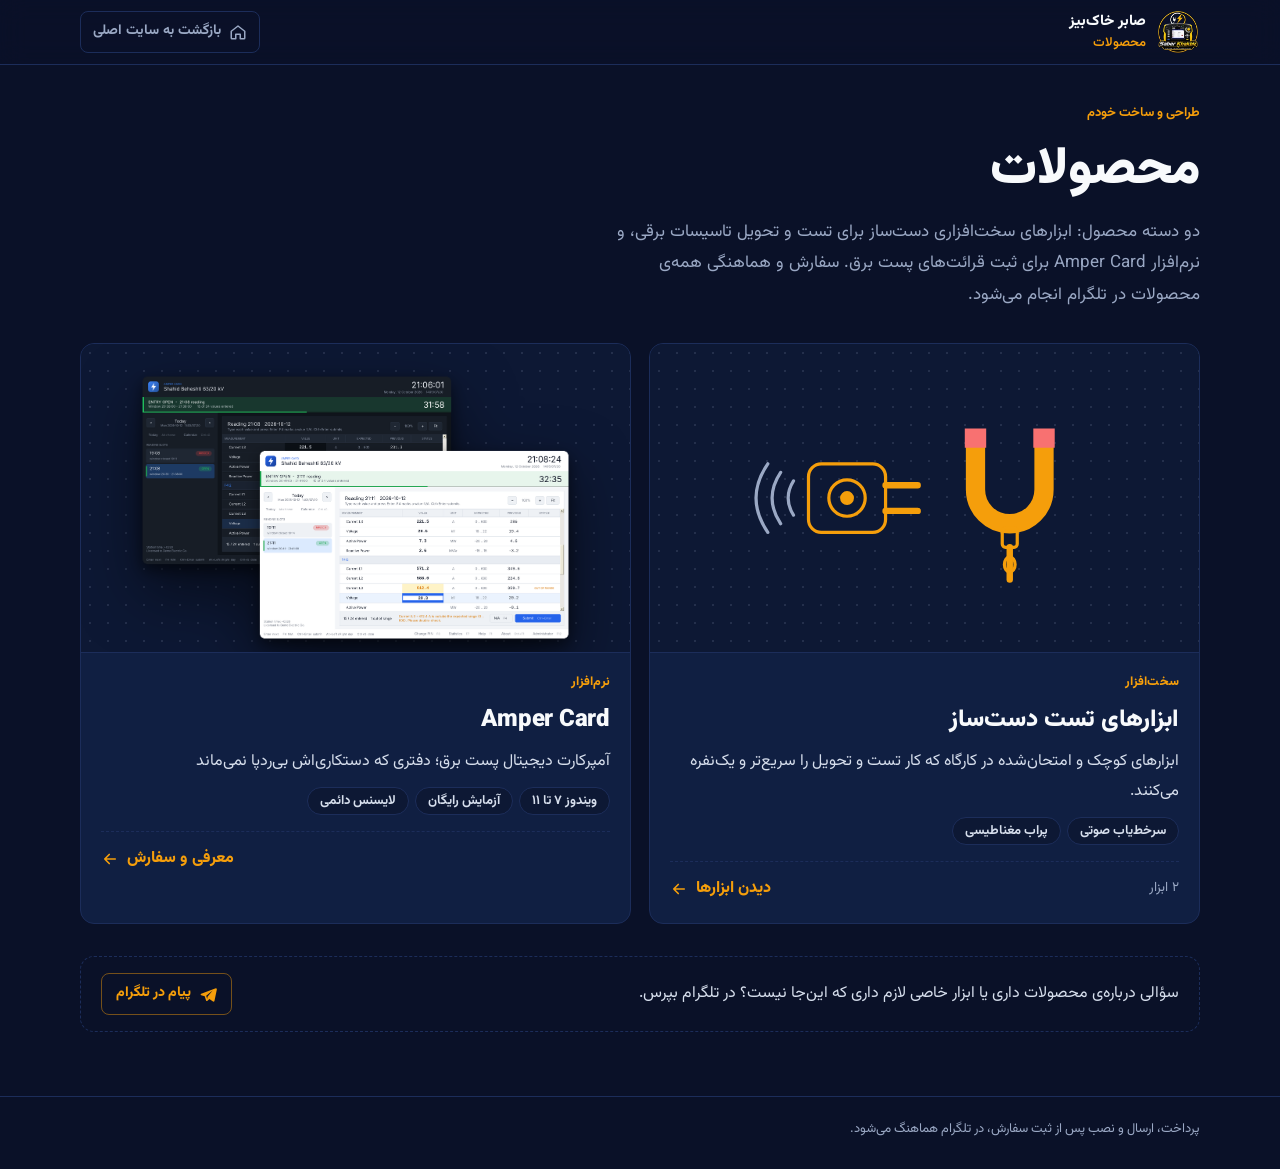
<file: products/index.html>
<!DOCTYPE html>
<html lang="fa" dir="rtl">
<head>
    <meta charset="UTF-8">
    <meta name="viewport" content="width=device-width, initial-scale=1.0, viewport-fit=cover">
    <title>محصولات | صابر خاک‌بیز</title>
    <meta name="description" content="محصولات صابر خاک‌بیز: ابزارهای سخت‌افزاری دست‌ساز برای تست و تحویل تاسیسات برقی، و نرم‌افزار Amper Card برای ثبت قرائت‌های پست برق. سفارش در تلگرام." />
    <meta name="theme-color" content="#0a1128" />
    <link rel="canonical" href="https://saber-khakbiz.github.io/Gilan-Electrical-Testing/products/" />
    <meta property="og:type" content="website" />
    <meta property="og:locale" content="fa_IR" />
    <meta property="og:site_name" content="صابر خاک‌بیز" />
    <meta property="og:title" content="محصولات | صابر خاک‌بیز" />
    <meta property="og:description" content="ابزارهای سخت‌افزاری دست‌ساز برای تست و تحویل تاسیسات برقی، و نرم‌افزار Amper Card برای ثبت قرائت‌های پست برق." />
    <meta property="og:url" content="https://saber-khakbiz.github.io/Gilan-Electrical-Testing/products/" />
    <meta property="og:image" content="https://saber-khakbiz.github.io/Gilan-Electrical-Testing/images/og/og-products.jpg" />
    <meta property="og:image:width" content="1200" />
    <meta property="og:image:height" content="630" />
    <meta property="og:image:alt" content="محصولات صابر خاک‌بیز" />
    <meta name="twitter:card" content="summary_large_image" />
    <link rel="icon" type="image/png" href="../images/favicon.png" />
    <style>
/* Products hub: two entry cards, hardware (../shop/) and software (../software/).
   Same palette and self-hosted font as the rest of the site. */
@font-face {
    font-family: "Vazirmatn";
    src: url("../fonts/Vazirmatn-Variable.woff2") format("woff2 supports variations"),
         url("../fonts/Vazirmatn-Variable.woff2") format("woff2-variations");
    font-weight: 100 900;
    font-style: normal;
    font-display: swap;
}

:root {
    --bg: #0a1128;
    --surface: #101f42;
    --surface-2: #0d1834;
    --line: #1c2d5a;
    --ink: #f8fafc;
    --body: #d6deec;
    --muted: #9aa8c4;
    --accent: #f59e0b;
    --accent-glow: #fbbf24;
    --accent-ink: #0a1128;
    --pole: #f87171;
    --win-bar: #1a2440;
    --f-body: "Vazirmatn", Tahoma, "Segoe UI", sans-serif;
    --f-latin: "Segoe UI", "Vazirmatn", system-ui, sans-serif;
    --r: 14px;
    --maxw: 1152px;
    color-scheme: dark;
}

* { box-sizing: border-box; }
body {
    margin: 0; background: var(--bg); color: var(--ink);
    font-family: var(--f-body); font-size: 16px; line-height: 1.85;
    -webkit-font-smoothing: antialiased;
}
a { color: inherit; }
:focus-visible { outline: 2px solid var(--accent); outline-offset: 3px; }
h1, h2, h3 { text-wrap: balance; margin: 0; }
p { margin: 0; }
img { max-width: 100%; }
[hidden] { display: none !important; }

.wrap {
    max-width: var(--maxw); margin: 0 auto;
    padding-left: max(16px, env(safe-area-inset-left, 0px));
    padding-right: max(16px, env(safe-area-inset-right, 0px));
}
.ico { width: 18px; height: 18px; flex: none; }

/* ---------- header ---------- */
.topbar {
    position: sticky; top: 0; z-index: 20;
    background: rgba(10, 17, 40, .9); backdrop-filter: blur(12px); -webkit-backdrop-filter: blur(12px);
    border-bottom: 1px solid var(--line); padding-top: env(safe-area-inset-top, 0px);
}
.topbar .wrap { display: flex; align-items: center; justify-content: space-between; gap: 12px; padding-block: 10px; }
.brand { display: flex; align-items: center; gap: 10px; text-decoration: none; min-width: 0; }
.brand img { width: 44px; height: 44px; object-fit: contain; flex: none; }
.brand-txt { display: grid; min-width: 0; line-height: 1.5; }
.brand-name { font-weight: 800; font-size: 15px; }
.brand-sub { font-size: 13px; font-weight: 600; color: var(--accent); }
.tbtn {
    display: inline-flex; align-items: center; gap: 8px; font-size: 14px; font-weight: 700;
    text-decoration: none; color: var(--muted); border: 1px solid var(--line); border-radius: 8px; padding: 7px 12px; white-space: nowrap;
}
.tbtn:hover { border-color: var(--accent); color: var(--ink); }
@media (max-width: 560px) { .tbtn .tbtn-label { display: none; } }

/* ---------- hero ---------- */
main.wrap { padding-block: 36px 64px; display: grid; gap: 32px; }
.hero { display: grid; gap: 12px; max-width: 720px; }
.eyebrow { font-size: 13px; font-weight: 700; color: var(--accent); }
.hero h1 { font-weight: 900; font-size: clamp(32px, 6vw, 52px); line-height: 1.3; }
.hero p { color: var(--muted); font-size: 17px; max-width: 60ch; }

/* ---------- the two entry cards ---------- */
.doors { display: grid; gap: 18px; grid-template-columns: minmax(0, 1fr); }
@media (min-width: 820px) { .doors { grid-template-columns: repeat(2, minmax(0, 1fr)); } }
.door {
    display: grid; grid-template-rows: auto 1fr; text-decoration: none; min-width: 0;
    background: var(--surface); border: 1px solid var(--line); border-radius: var(--r); overflow: hidden;
    transition: border-color .15s ease, transform .15s ease;
}
.door:hover { border-color: rgba(245, 158, 11, .6); transform: translateY(-3px); }
.door-art {
    position: relative; aspect-ratio: 16 / 9; max-width: 100%; display: grid; place-items: center; overflow: hidden;
    background-color: var(--surface-2);
    background-image: radial-gradient(rgba(154, 168, 196, .16) 1px, transparent 1.4px);
    background-size: 18px 18px; border-bottom: 1px solid var(--line);
}
.door-body { display: grid; gap: 10px; padding: 18px 20px 20px; align-content: start; }
.kicker { font-size: 12.5px; font-weight: 800; letter-spacing: .02em; color: var(--accent); }
.door h2 { font-size: 24px; font-weight: 900; line-height: 1.4; }
.door h2[dir="ltr"] { font-family: var(--f-latin); justify-self: start; letter-spacing: -.01em; }
.door p { color: var(--body); }
.tags { list-style: none; margin: 0; padding: 0; display: flex; flex-wrap: wrap; gap: 6px; }
.tags li { font-size: 13px; font-weight: 700; color: var(--body); border: 1px solid var(--line); border-radius: 999px; padding: 1px 12px; background: var(--surface-2); }
.tags li.more { color: var(--muted); border-style: dashed; }
.door-foot { display: flex; align-items: center; justify-content: space-between; gap: 10px; margin-top: 6px; padding-top: 12px; border-top: 1px dashed var(--line); }
.door-count { font-size: 13.5px; color: var(--muted); }
.go { display: inline-flex; align-items: center; gap: 8px; font-weight: 800; color: var(--accent); }
.go svg { width: 18px; height: 18px; transition: transform .15s ease; }
.door:hover .go svg { transform: translateX(-4px); }

/* hardware drawing */
.hw-art { width: 78%; height: auto; color: var(--accent); fill: none; stroke: currentColor; stroke-width: 3; stroke-linecap: round; stroke-linejoin: round; }
.hw-art .fill { fill: currentColor; }
.hw-art .thick { stroke-width: 6; }
.hw-art .soft { stroke: var(--muted); }
.hw-art .magnet { stroke-width: 18; stroke-linecap: butt; }
.hw-art .pole { stroke: var(--pole); stroke-width: 18; stroke-linecap: butt; }

/* software window */
.win {
    width: 80%; border-radius: 9px; overflow: hidden; border: 1px solid #2a3a66; background: var(--surface-2);
    box-shadow: 0 30px 60px -28px rgba(0, 0, 0, .8); transform: translateY(10%);
}
.win-bar { display: flex; align-items: center; justify-content: space-between; height: 24px; padding-left: 10px; background: var(--win-bar); border-bottom: 1px solid #2a3a66; font-family: var(--f-latin); font-size: 11px; color: #c7d0e4; }
.win-title { display: inline-flex; align-items: center; gap: 6px; }
.win-logo { width: 11px; height: 11px; border-radius: 2px; background: var(--accent); }
.win-ctl { display: flex; gap: 14px; padding-right: 10px; }
.win-ctl i { width: 9px; height: 9px; border: 1px solid #8794b3; }
.win-ctl i:first-child { height: 0; border-width: 1px 0 0; align-self: center; }
.win-body { aspect-ratio: 16 / 10; position: relative; background: #0b1530; }
.win-body img { position: absolute; inset: 0; width: 100%; height: 100%; object-fit: cover; object-position: top center; display: block; }
.win.has-shot .win-bar { display: none; }
.door-shot { width: 92%; height: auto; max-height: 92%; object-fit: contain; filter: drop-shadow(0 24px 30px rgba(0, 0, 0, .5)); }
.sk { position: absolute; inset: 0; display: grid; grid-template-columns: 22% 1fr; }
.sk-side { background: #101c3a; border-right: 1px solid #1c2d5a; }
.sk-main { display: grid; grid-template-columns: repeat(3, 1fr); grid-template-rows: auto 1fr; gap: 7%; padding: 7%; }
.sk-main i { height: 18px; border-radius: 5px; background: #16254d; }
.sk-main i:first-child { background: rgba(245, 158, 11, .55); }
.sk-main b { border-radius: 7px; background: #121f42; border: 1px dashed #24386c; }

/* ---------- order strip ---------- */
.strip {
    display: flex; flex-wrap: wrap; align-items: center; justify-content: space-between; gap: 12px 20px;
    padding: 16px 20px; border-radius: var(--r); border: 1px dashed var(--line);
}
.strip p { color: var(--body); }
.btn-ghost {
    display: inline-flex; align-items: center; gap: 8px; text-decoration: none; font-weight: 800; font-size: 14px;
    color: var(--accent); border: 1px solid rgba(245, 158, 11, .45); border-radius: 8px; padding: 7px 14px;
}
.btn-ghost:hover { background: var(--accent); color: var(--accent-ink); }

.foot { border-top: 1px solid var(--line); }
.foot .wrap { padding-block: 20px calc(28px + env(safe-area-inset-bottom, 0px)); font-size: 13px; color: var(--muted); }

@media (prefers-reduced-motion: reduce) {
    .door, .go svg { transition: none; }
    .door:hover { transform: none; }
    .door:hover .go svg { transform: none; }
}
    </style>
</head>
<body>
    <header class="topbar">
        <div class="wrap">
            <a class="brand" href="./index.html">
                <img src="../images/logo.webp" alt="" width="44" height="44" onerror="this.hidden=true">
                <span class="brand-txt">
                    <span class="brand-name">صابر خاک‌بیز</span>
                    <span class="brand-sub">محصولات</span>
                </span>
            </a>
            <a class="tbtn" href="../index.html" aria-label="بازگشت به سایت اصلی">
                <svg class="ico" viewBox="0 0 24 24" fill="none" stroke="currentColor" stroke-width="2" stroke-linecap="round" stroke-linejoin="round" aria-hidden="true"><path d="M3 11l9-7 9 7v9a1 1 0 0 1-1 1h-5v-6H9v6H4a1 1 0 0 1-1-1z"/></svg>
                <span class="tbtn-label">بازگشت به سایت اصلی</span>
            </a>
        </div>
    </header>

    <main class="wrap">
        <section class="hero">
            <span class="eyebrow">طراحی و ساخت خودم</span>
            <h1>محصولات</h1>
            <p>دو دسته محصول: ابزارهای سخت‌افزاری دست‌ساز برای تست و تحویل تاسیسات برقی، و نرم‌افزار Amper Card برای ثبت قرائت‌های پست برق. سفارش و هماهنگی همه‌ی محصولات در تلگرام انجام می‌شود.</p>
        </section>

        <div class="doors">
            <a class="door" href="../shop/index.html">
                <div class="door-art" aria-hidden="true">
                    <svg class="hw-art" viewBox="0 0 400 200">
                        <g transform="translate(20 10)">
                            <rect x="72" y="58" width="72" height="64" rx="12"/>
                            <circle cx="108" cy="90" r="17"/><circle cx="108" cy="90" r="5" class="fill"/>
                            <path d="M144 78h30M144 102h30" class="thick"/>
                            <path d="M58 74q-10 16 0 32M46 66q-16 24 0 48M34 58q-22 32 0 64" class="soft"/>
                        </g>
                        <g transform="translate(170 10)">
                            <path d="M78 34v48a32 32 0 0 0 64 0V34" class="magnet"/>
                            <path d="M68 34h20M132 34h20" class="pole"/>
                            <rect x="103" y="118" width="14" height="18" rx="3"/>
                            <path d="M110 136v30" class="thick"/><ellipse cx="110" cy="152" rx="5" ry="7"/>
                        </g>
                    </svg>
                </div>
                <div class="door-body">
                    <span class="kicker">سخت‌افزار</span>
                    <h2>ابزارهای تست دست‌ساز</h2>
                    <p>ابزارهای کوچک و امتحان‌شده در کارگاه که کار تست و تحویل را سریع‌تر و یک‌نفره می‌کنند.</p>
                    <ul class="tags" id="hwList" data-more="و {n} ابزار دیگر" hidden></ul>
                    <div class="door-foot">
                        <span class="door-count" id="hwCount" data-tpl="{n} ابزار"></span>
                        <span class="go">دیدن ابزارها <svg viewBox="0 0 24 24" fill="none" stroke="currentColor" stroke-width="2.2" stroke-linecap="round" stroke-linejoin="round" aria-hidden="true"><path d="M19 12H5M11 6l-6 6 6 6"/></svg></span>
                    </div>
                </div>
            </a>

            <a class="door" href="../software/index.html">
                <div class="door-art" aria-hidden="true">
                    <div class="win" dir="ltr">
                        <div class="win-bar"><span class="win-title"><span class="win-logo"></span><span>Amper Card</span></span><span class="win-ctl"><i></i><i></i><i></i></span></div>
                        <div class="win-body" id="swShot">
                            <div class="sk"><span class="sk-side"></span><span class="sk-main"><i></i><i></i><i></i><b></b><b></b><b></b></span></div>
                        </div>
                    </div>
                </div>
                <div class="door-body">
                    <span class="kicker">نرم‌افزار</span>
                    <h2 id="swName" dir="ltr">Amper Card</h2>
                    <p id="swDesc">آمپرکارت دیجیتال پست برق برای ویندوز.</p>
                    <ul class="tags" id="swList" hidden></ul>
                    <div class="door-foot">
                        <span class="door-count" id="swCount" data-tpl="{n} نرم‌افزار"></span>
                        <span class="go">معرفی و سفارش <svg viewBox="0 0 24 24" fill="none" stroke="currentColor" stroke-width="2.2" stroke-linecap="round" stroke-linejoin="round" aria-hidden="true"><path d="M19 12H5M11 6l-6 6 6 6"/></svg></span>
                    </div>
                </div>
            </a>
        </div>

        <aside class="strip">
            <p>سؤالی درباره‌ی محصولات داری یا ابزار خاصی لازم داری که این‌جا نیست؟ در تلگرام بپرس.</p>
            <a class="btn-ghost" href="https://t.me/saberk14z" target="_blank" rel="noopener">
                <svg class="ico" viewBox="0 0 24 24" aria-hidden="true"><path d="M21.5 4.5L2.9 11.7c-.9.4-.9 1.6.1 1.9l4.6 1.4 1.8 5.6c.3.8 1.3 1 1.9.4l2.6-2.5 4.8 3.5c.7.5 1.7.1 1.9-.7l3.2-15.2c.2-1-.8-1.9-1.8-1.6zM9.6 14.3l8.6-6.9-6.9 8.3-.3 3.1-1.4-4.5z" fill="currentColor"/></svg>
                پیام در تلگرام
            </a>
        </aside>
    </main>

    <footer class="foot">
        <div class="wrap"><p>پرداخت، ارسال و نصب پس از ثبت سفارش، در تلگرام هماهنگ می‌شود.</p></div>
    </footer>

    <script src="../shop/products.js"></script>
    <script src="../software/products.js"></script>
    <script src="hub.js"></script>
</body>
</html>
</file>
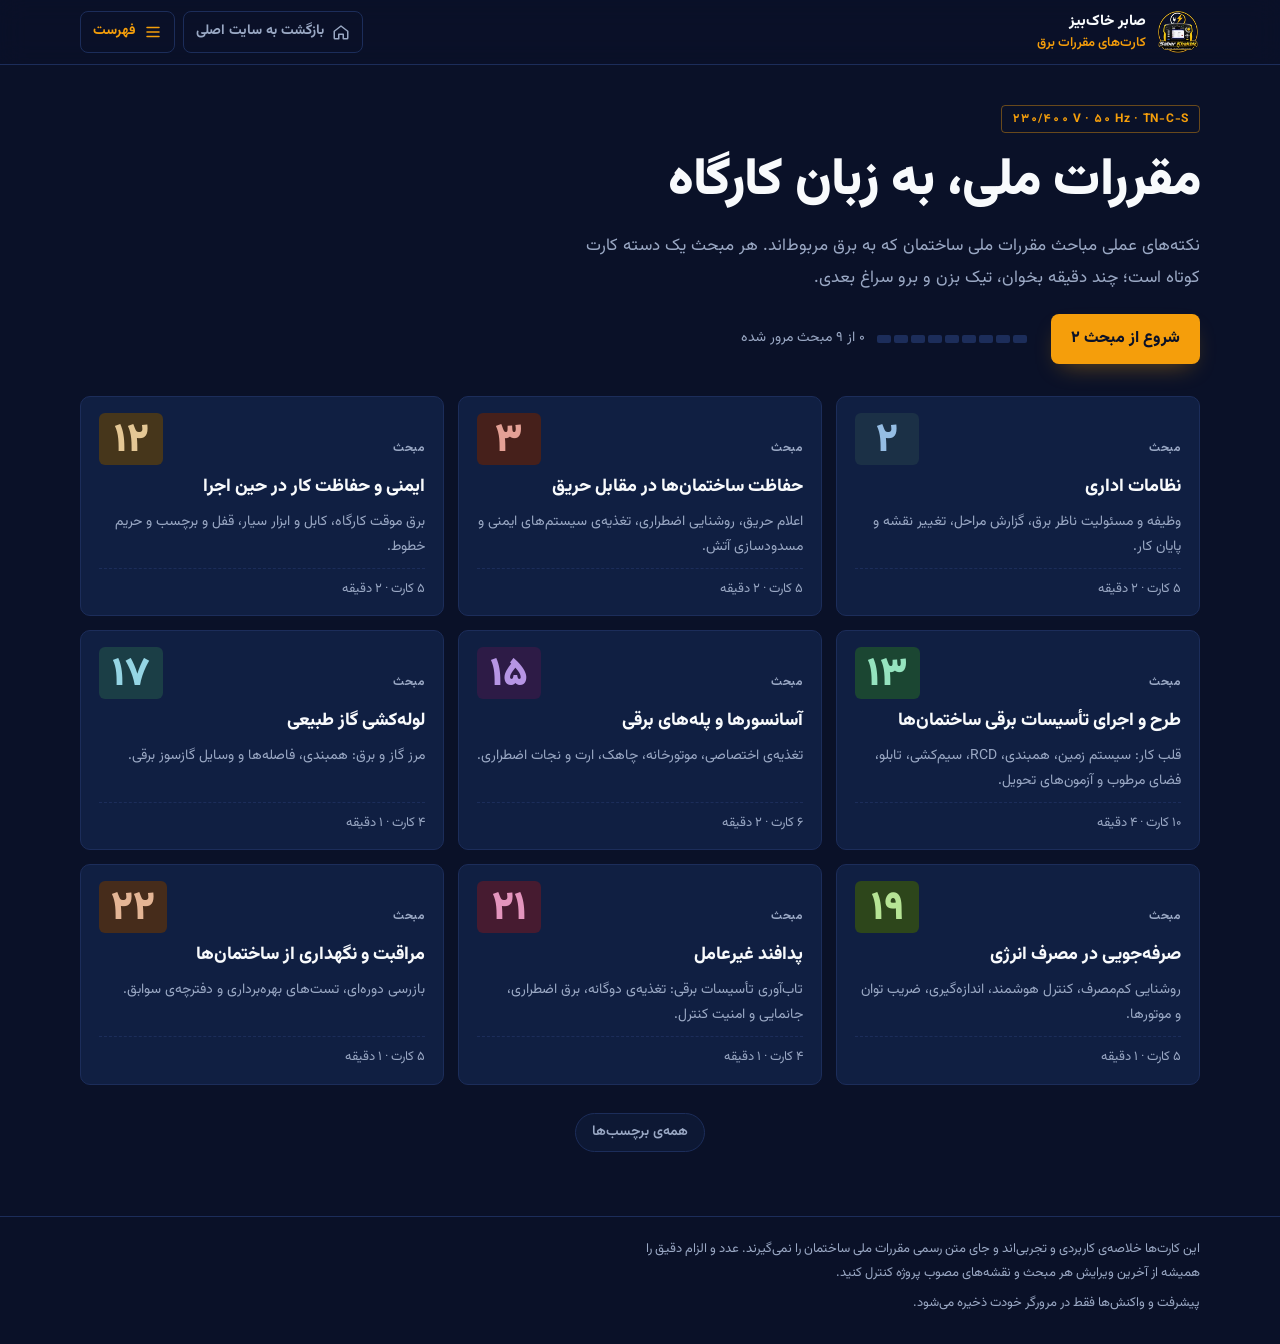
<file: regs/index.html>
<!DOCTYPE html>
<html lang="fa" dir="rtl">
<head>
    <meta charset="UTF-8">
    <meta name="viewport" content="width=device-width, initial-scale=1.0, viewport-fit=cover">
    <title>مقررات برق به زبان کارگاه | صابر خاک‌بیز</title>
    <meta name="description" content="نکته‌های عملی مباحث برقی مقررات ملی ساختمان (۲، ۳، ۱۲، ۱۳، ۱۵، ۱۷، ۱۹، ۲۱، ۲۲) به‌صورت کارت‌های کوتاه آموزشی." />
    <meta name="theme-color" content="#0a1128" />
    <link rel="canonical" href="https://saber-khakbiz.github.io/Gilan-Electrical-Testing/regs/" />
    <meta property="og:type" content="website" />
    <meta property="og:locale" content="fa_IR" />
    <meta property="og:site_name" content="صابر خاک‌بیز" />
    <meta property="og:title" content="مقررات برق به زبان کارگاه | صابر خاک‌بیز" />
    <meta property="og:description" content="نکته‌های عملی مباحث برقی مقررات ملی ساختمان (۲، ۳، ۱۲، ۱۳، ۱۵، ۱۷، ۱۹، ۲۱، ۲۲) به‌صورت کارت‌های کوتاه." />
    <meta property="og:url" content="https://saber-khakbiz.github.io/Gilan-Electrical-Testing/regs/" />
    <meta property="og:image" content="https://saber-khakbiz.github.io/Gilan-Electrical-Testing/images/og/og-regs.jpg" />
    <meta property="og:image:width" content="1200" />
    <meta property="og:image:height" content="630" />
    <meta property="og:image:alt" content="کارت‌های مقررات ملی ساختمان، مباحث برقی" />
    <meta name="twitter:card" content="summary_large_image" />
    <link rel="icon" type="image/png" href="../images/favicon.png" />
    <style>
/* Regulation cards section of the main site.
   Same navy/amber palette as ../style.css and the self-hosted Vazirmatn font,
   so no external CDN or Google Fonts request is made (works on Iran's intranet). */
@font-face {
    font-family: "Vazirmatn";
    src: url("../fonts/Vazirmatn-Variable.woff2") format("woff2 supports variations"),
         url("../fonts/Vazirmatn-Variable.woff2") format("woff2-variations");
    font-weight: 100 900;
    font-style: normal;
    font-display: swap;
}

:root {
    --bg: #0a1128;
    --surface: #101f42;
    --surface-2: #0d1834;
    --line: #1c2d5a;
    --ink: #f8fafc;
    --muted: #9aa8c4;
    --accent: #f59e0b;
    --accent-glow: #fbbf24;
    --accent-ink: #0a1128;
    --ok: #6ee7b7;
    --warn: #fca5a5;
    --tip: #5eead4;
    --sat: 60%;
    --l-soft: 19%;
    --l-strong: 74%;
    --f-body: "Vazirmatn", Tahoma, "Segoe UI", sans-serif;
    --r: 10px;
    --maxw: 1152px;
    color-scheme: dark;
}

* { box-sizing: border-box; }
html { scroll-behavior: smooth; }
@media (prefers-reduced-motion: reduce) { html { scroll-behavior: auto; } }
body {
    margin: 0;
    background: var(--bg);
    color: var(--ink);
    font-family: var(--f-body);
    font-size: 16px;
    line-height: 1.85;
    -webkit-font-smoothing: antialiased;
}
body.no-scroll { overflow: hidden; }
a { color: inherit; }
:focus-visible { outline: 2px solid var(--accent); outline-offset: 2px; }
h1, h2, h3 { text-wrap: balance; margin: 0; }
p { margin: 0; }
img { max-width: 100%; }
[hidden] { display: none !important; }

.wrap {
    max-width: var(--maxw); margin: 0 auto;
    padding-left: max(16px, env(safe-area-inset-left, 0px));
    padding-right: max(16px, env(safe-area-inset-right, 0px));
}

/* ---------- header (mirrors the main site header) ---------- */
.topbar {
    position: sticky; top: 0; z-index: 20;
    background: rgba(10, 17, 40, .9); backdrop-filter: blur(12px); -webkit-backdrop-filter: blur(12px);
    border-bottom: 1px solid var(--line);
    padding-top: env(safe-area-inset-top, 0px);
}
.topbar .wrap { display: flex; align-items: center; justify-content: space-between; gap: 12px; padding-block: 10px; }
.brand { display: flex; align-items: center; gap: 10px; text-decoration: none; min-width: 0; }
.brand img { width: 44px; height: 44px; object-fit: contain; flex: none; }
.brand-txt { display: grid; min-width: 0; line-height: 1.5; }
.brand-name { font-weight: 800; font-size: 15px; }
.brand-sub { font-size: 13px; font-weight: 600; color: var(--accent); white-space: nowrap; overflow: hidden; text-overflow: ellipsis; }
.top-actions { display: flex; align-items: center; gap: 8px; flex: none; }
.tbtn {
    display: inline-flex; align-items: center; gap: 8px; font: inherit; font-size: 14px; font-weight: 700;
    text-decoration: none; color: var(--accent); background: transparent;
    border: 1px solid var(--line); border-radius: 8px; padding: 7px 12px; cursor: pointer; white-space: nowrap;
}
.tbtn:hover { border-color: var(--accent); }
.tbtn svg { width: 18px; height: 18px; flex: none; }
.tbtn-back { color: var(--muted); }
.tbtn-back:hover { color: var(--ink); }
@media (max-width: 560px) { .tbtn-back .tbtn-label { display: none; } }
.readbar {
    position: absolute; left: 0; right: 0; bottom: -1px; height: 3px; background: var(--accent);
    transform: scaleX(0); transform-origin: right center; transition: transform .1s linear;
}

/* ---------- hero ---------- */
main.wrap { padding-block: 32px 64px; display: grid; gap: 28px; }
.hero { display: grid; gap: 14px; padding-block: 8px 4px; }
.plate {
    justify-self: start; direction: ltr; font-size: 12px; font-weight: 700; letter-spacing: .06em;
    font-variant-numeric: tabular-nums; color: var(--accent);
    border: 1px solid rgba(245, 158, 11, .4); border-radius: 4px; padding: 2px 10px;
}
.hero h1 { font-weight: 900; font-size: clamp(30px, 5.5vw, 52px); line-height: 1.35; letter-spacing: -.01em; }
.lead { color: var(--muted); max-width: 62ch; font-size: 17px; }
.hero-actions { display: flex; flex-wrap: wrap; align-items: center; gap: 14px 24px; margin-top: 6px; }
.btn {
    display: inline-flex; align-items: center; gap: 8px; text-decoration: none; font-weight: 800;
    background: var(--accent); color: var(--accent-ink); padding: 10px 20px; border-radius: 8px;
    box-shadow: 0 10px 24px -10px rgba(245, 158, 11, .45);
}
.btn:hover { background: var(--accent-glow); }
.btn-done { background: transparent; color: var(--ok); border: 1px solid var(--ok); box-shadow: none; }
.meter-wrap { display: flex; flex-wrap: wrap; align-items: center; gap: 8px 12px; font-size: 14px; color: var(--muted); }
.meter { display: flex; gap: 3px; }
.seg { width: 14px; height: 8px; border-radius: 2px; background: var(--line); }
.seg.is-on { background: hsl(var(--h) var(--sat) 58%); }
.linklike { font: inherit; font-size: 13px; color: var(--warn); background: none; border: 0; padding: 0; cursor: pointer; text-decoration: underline; }

/* ---------- topic blocks ---------- */
.grid { display: grid; grid-template-columns: repeat(auto-fill, minmax(280px, 1fr)); gap: 14px; }
.block {
    display: grid; grid-template-rows: auto auto 1fr auto; gap: 8px; min-width: 0;
    text-decoration: none; background: var(--surface); border: 1px solid var(--line); border-radius: var(--r);
    padding: 16px 18px 14px; transition: transform .15s ease, border-color .15s ease;
}
.block:hover { transform: translateY(-2px); border-color: var(--accent); }
.block-head { display: flex; align-items: baseline; justify-content: space-between; gap: 8px; }
.block-label { font-size: 12px; font-weight: 700; letter-spacing: .04em; color: var(--muted); }
.block-num {
    font-weight: 900; font-size: 40px; line-height: 1.2; color: hsl(var(--h) var(--sat) var(--l-strong));
    background: hsl(var(--h) 45% var(--l-soft)); border-radius: 6px; padding: 4px 12px 0; min-width: 64px; text-align: center;
}
.block h2 { font-size: 18px; font-weight: 800; line-height: 1.6; }
.block p { color: var(--muted); font-size: 14px; line-height: 1.8; }
.block-foot { display: flex; align-items: center; justify-content: space-between; gap: 8px; padding-top: 8px; border-top: 1px dashed var(--line); }
.block-meta { font-size: 13px; color: var(--muted); }
.pill { display: inline-flex; align-items: center; gap: 4px; font-size: 12px; font-weight: 700; color: var(--ok); }
.ico { width: 14px; height: 14px; flex: none; }
.block.is-done .block-num { opacity: .7; }

.chip {
    display: inline-block; font-size: 12px; font-weight: 600; text-decoration: none; color: var(--muted);
    border: 1px solid var(--line); border-radius: 999px; padding: 1px 10px; background: var(--surface-2); white-space: nowrap;
}
.chip:hover { color: var(--accent); border-color: var(--accent); }
.chip-lg { font-size: 14px; padding: 6px 16px; }
.tags-cta { display: flex; justify-content: center; }

/* ---------- topic page ---------- */
.series-layout { display: grid; gap: 28px; grid-template-columns: minmax(0, 1fr); }
@media (min-width: 1000px) { .series-layout { grid-template-columns: 250px minmax(0, 1fr); } }
.side { display: none; }
@media (min-width: 1000px) {
    .side { display: grid; gap: 2px; align-content: start; position: sticky; top: calc(env(safe-area-inset-top, 0px) + 84px); }
}
.side-item {
    display: flex; align-items: center; gap: 10px; text-decoration: none; font-size: 14px; color: var(--muted);
    padding: 6px 10px; border-radius: 6px;
}
.side-item:hover { background: var(--surface); color: var(--ink); }
.side-item.is-active { background: hsl(var(--h) 45% var(--l-soft)); color: var(--ink); font-weight: 700; }
.side-item .ico { color: var(--ok); margin-inline-start: auto; }
.side-num { font-weight: 900; font-size: 16px; min-width: 30px; text-align: center; color: hsl(var(--h) var(--sat) var(--l-strong)); }
.side-t { line-height: 1.6; }
.side-tags { margin-top: 8px; border-top: 1px solid var(--line); border-radius: 0; padding-top: 12px; }

.series-main { display: grid; gap: 20px; min-width: 0; max-width: 760px; }
.series-head, .page-head { display: grid; gap: 8px; padding-bottom: 8px; }
.eyebrow { font-size: 13px; font-weight: 700; letter-spacing: .04em; color: var(--muted); text-decoration: none; }
.eyebrow-link:hover { color: var(--accent); }
.eyebrow-num { font-weight: 900; font-size: 20px; color: hsl(var(--h) var(--sat) var(--l-strong)); margin-inline-start: 4px; }
.series-head h1, .page-head h1 { font-weight: 900; font-size: clamp(26px, 4.2vw, 38px); line-height: 1.45; }
.series-head p, .page-head p { color: var(--muted); max-width: 62ch; }
.series-meta { font-size: 13px; color: var(--muted); }

.deck { list-style: none; margin: 0; padding: 0; display: grid; gap: 16px; }
.card {
    background: var(--surface); border: 1px solid var(--line); border-radius: var(--r);
    padding: 18px 20px 14px; display: grid; gap: 10px; min-width: 0;
}
.card-top { display: flex; flex-wrap: wrap; align-items: center; justify-content: space-between; gap: 8px; }
.card-idx, .card-src { font-size: 12px; font-weight: 700; color: hsl(var(--h) var(--sat) var(--l-strong)); font-variant-numeric: tabular-nums; }
.card-src { text-decoration: none; background: hsl(var(--h) 45% var(--l-soft)); padding: 1px 10px; border-radius: 4px; }
.chips { display: flex; flex-wrap: wrap; gap: 6px; }
.card h3 { font-size: 19px; font-weight: 800; line-height: 1.6; }
.card-body { display: grid; gap: 10px; max-width: 65ch; color: #dbe3f1; }
.card-body strong { color: var(--ink); }
.card-body ul { margin: 0; padding-inline-start: 1.2em; display: grid; gap: 2px; }
.card-body li::marker { color: var(--accent); }
.note { border-radius: 6px; padding: 10px 14px; display: grid; gap: 2px; font-size: 15px; border: 1px solid transparent; }
.note-k { font-size: 12px; font-weight: 800; letter-spacing: .04em; }
.note-tip { background: rgba(94, 234, 212, .08); border-color: rgba(94, 234, 212, .18); }
.note-tip .note-k { color: var(--tip); }
.note-warn { background: rgba(248, 113, 113, .1); border-color: rgba(248, 113, 113, .22); }
.note-warn .note-k { color: var(--warn); }
.card-foot { display: flex; flex-wrap: wrap; align-items: center; justify-content: space-between; gap: 8px; padding-top: 10px; border-top: 1px dashed var(--line); }
.copy, .react {
    font: inherit; font-size: 13px; color: var(--muted); background: transparent; border: 1px solid var(--line);
    border-radius: 999px; padding: 2px 12px; cursor: pointer;
}
.copy:hover, .react:hover { color: var(--ink); border-color: var(--muted); }
.copy.is-flash { color: var(--ok); border-color: var(--ok); }
.reacts { display: flex; gap: 6px; }
.react { display: inline-flex; align-items: center; gap: 6px; padding: 2px 10px; }
.react.is-on { border-color: var(--accent); background: rgba(245, 158, 11, .14); color: var(--ink); }
.react-n { font-variant-numeric: tabular-nums; font-size: 12px; }

.finish {
    display: flex; align-items: center; gap: 12px; cursor: pointer; font-weight: 800;
    background: var(--surface); border: 1px solid var(--line); border-radius: var(--r); padding: 14px 18px;
}
.finish input { width: 20px; height: 20px; accent-color: var(--accent); margin: 0; }
.finish:has(input:checked) { border-color: var(--ok); color: var(--ok); }

.pager { display: grid; grid-template-columns: 1fr auto 1fr; gap: 10px; align-items: stretch; }
.pg {
    display: grid; text-decoration: none; background: var(--surface); border: 1px solid var(--line);
    border-radius: var(--r); padding: 8px 14px; font-weight: 700; font-size: 14px;
}
.pg:hover { border-color: var(--accent); }
.pg-k { font-size: 12px; font-weight: 500; color: var(--muted); }
.pg-next { text-align: left; }
.pg-home { display: flex; align-items: center; }

/* ---------- tags ---------- */
.tag-grid { display: grid; grid-template-columns: repeat(auto-fill, minmax(180px, 1fr)); gap: 10px; }
.tag-tile {
    display: flex; align-items: center; justify-content: space-between; gap: 8px; text-decoration: none;
    background: var(--surface); border: 1px solid var(--line); border-radius: var(--r); padding: 10px 14px; font-weight: 700;
}
.tag-tile:hover { border-color: var(--accent); }
.tag-n { font-size: 13px; color: var(--muted); font-variant-numeric: tabular-nums; }
#app > .deck { max-width: 760px; }

/* ---------- drawer ---------- */
.drawer { position: fixed; inset: 0; z-index: 40; }
.drawer-shade { position: absolute; inset: 0; background: rgba(2, 6, 18, .6); border: 0; }
.drawer-panel {
    position: absolute; top: 0; bottom: 0; right: 0; width: min(320px, 86vw); background: var(--bg);
    border-left: 1px solid var(--line); overflow-y: auto; display: grid; align-content: start; gap: 6px;
    padding: calc(env(safe-area-inset-top, 0px) + 14px) max(14px, env(safe-area-inset-right, 0px)) calc(env(safe-area-inset-bottom, 0px) + 20px) 14px;
}
.drawer-head { display: flex; align-items: center; justify-content: space-between; padding-bottom: 8px; border-bottom: 1px solid var(--line); font-weight: 800; }
.drawer-close { font: inherit; font-size: 22px; line-height: 1; background: none; border: 0; color: var(--muted); cursor: pointer; padding: 4px 8px; }
#drawerList { display: grid; gap: 2px; }
.drawer-back { margin-top: 10px; border-top: 1px solid var(--line); padding-top: 12px; color: var(--accent); }

/* ---------- footer ---------- */
.foot { border-top: 1px solid var(--line); }
.foot .wrap { padding-block: 20px calc(28px + env(safe-area-inset-bottom, 0px)); display: grid; gap: 6px; font-size: 13px; color: var(--muted); }
.foot p { max-width: 80ch; }

@media (max-width: 520px) {
    .block-num { font-size: 34px; min-width: 54px; }
    .card { padding: 16px 14px 12px; }
    .pager { grid-template-columns: 1fr 1fr; }
    .pg-home { grid-column: 1 / -1; grid-row: 2; justify-content: center; }
}
@media (prefers-reduced-motion: reduce) {
    .block, .readbar { transition: none; }
}
    </style>
</head>
<body>
    <header class="topbar">
        <div class="wrap">
            <a class="brand" href="#">
                <img src="../images/logo.webp" alt="" width="44" height="44" onerror="this.hidden=true">
                <span class="brand-txt">
                    <span class="brand-name">صابر خاک‌بیز</span>
                    <span class="brand-sub" id="brandText"></span>
                </span>
            </a>
            <div class="top-actions">
                <a class="tbtn tbtn-back" href="../index.html" aria-label="بازگشت به سایت اصلی">
                    <svg viewBox="0 0 24 24" fill="none" stroke="currentColor" stroke-width="2" stroke-linecap="round" stroke-linejoin="round" aria-hidden="true"><path d="M3 11l9-7 9 7v9a1 1 0 0 1-1 1h-5v-6H9v6H4a1 1 0 0 1-1-1z"/></svg>
                    <span class="tbtn-label" id="backText"></span>
                </a>
                <button type="button" class="tbtn" id="menuBtn" aria-expanded="false" aria-controls="drawer">
                    <svg viewBox="0 0 24 24" fill="none" stroke="currentColor" stroke-width="2" stroke-linecap="round" aria-hidden="true"><path d="M4 6h16M4 12h16M4 18h16"/></svg>
                    <span id="menuText"></span>
                </button>
            </div>
        </div>
        <span class="readbar" id="readbar"></span>
    </header>

    <main class="wrap" id="app"></main>

    <footer class="foot">
        <div class="wrap">
            <p id="disclaimer"></p>
            <p id="footnote"></p>
        </div>
    </footer>

    <div class="drawer" id="drawer" hidden>
        <button type="button" class="drawer-shade" data-close tabindex="-1" aria-hidden="true"></button>
        <nav class="drawer-panel">
            <div class="drawer-head"><span id="drawerTitle"></span><button type="button" class="drawer-close" data-close>&times;</button></div>
            <div id="drawerList"></div>
            <a class="side-item drawer-back" href="../index.html">صفحه‌ی اصلی سایت</a>
        </nav>
    </div>

    <script src="data.js"></script>
    <script src="app.js"></script>
</body>
</html>
</file>
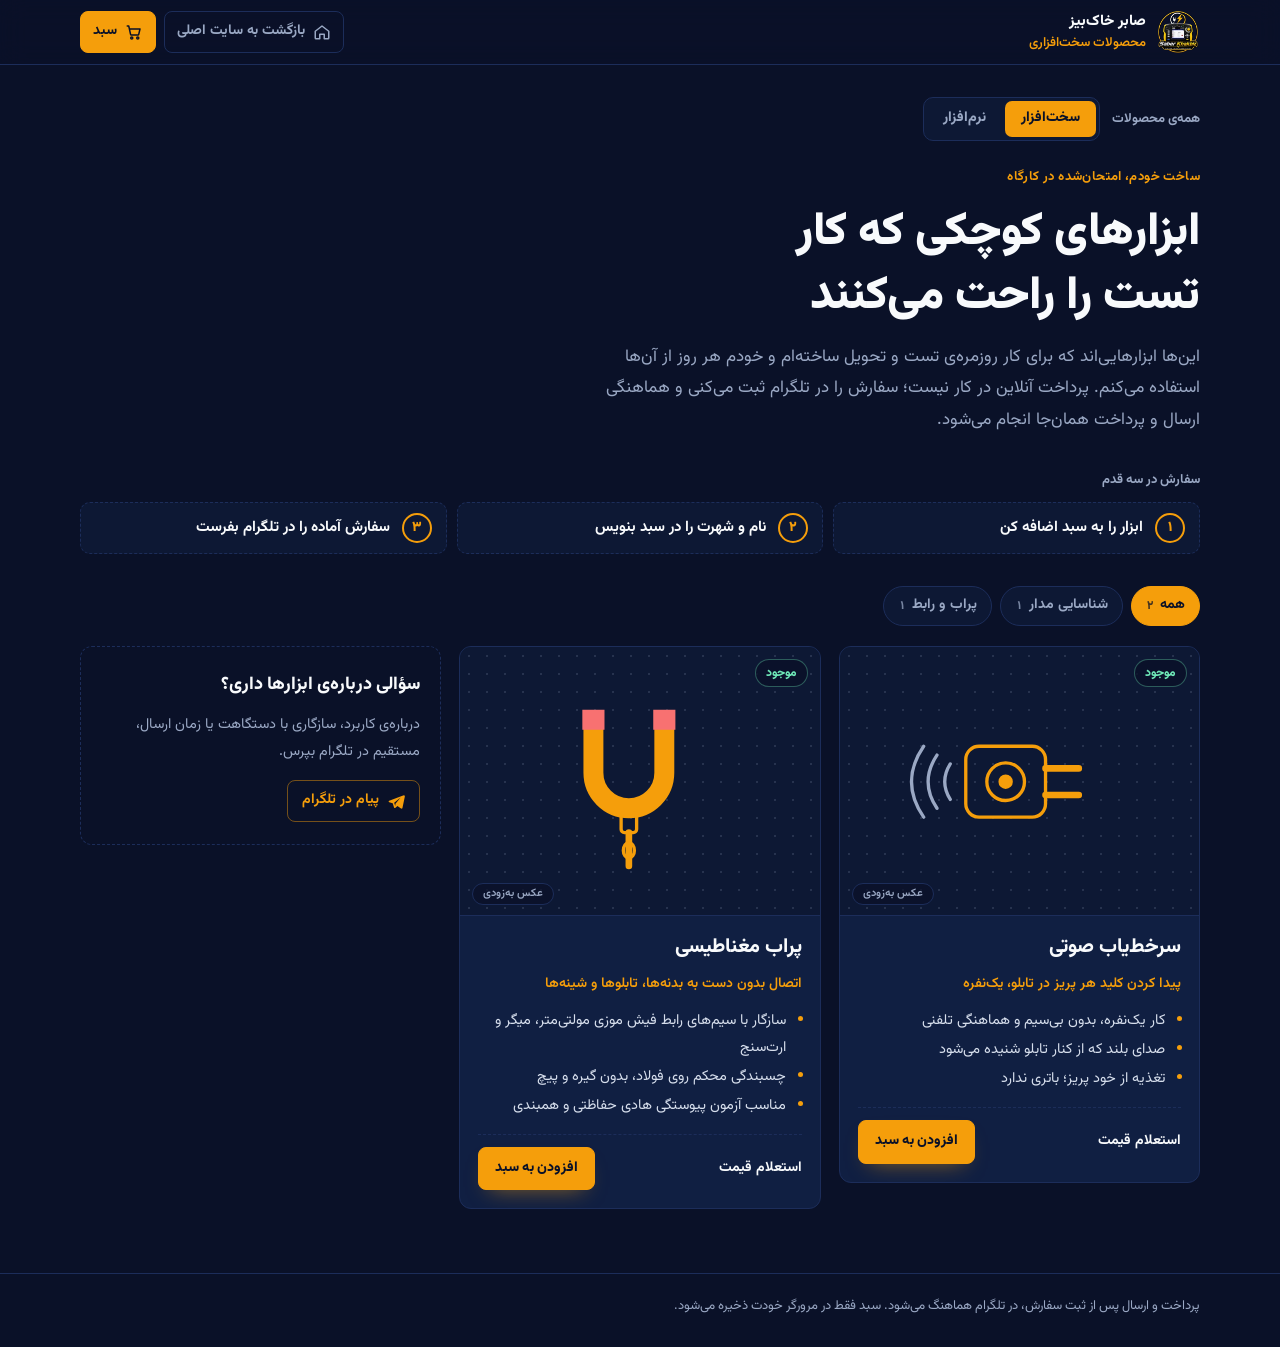
<file: shop/index.html>
<!DOCTYPE html>
<html lang="fa" dir="rtl">
<head>
    <meta charset="UTF-8">
    <meta name="viewport" content="width=device-width, initial-scale=1.0, viewport-fit=cover">
    <title>محصولات سخت‌افزاری | صابر خاک‌بیز</title>
    <meta name="description" content="ابزارهای دست‌ساز و امتحان‌شده برای تست و تحویل تاسیسات برقی؛ سرخط‌یاب صوتی، پراب مغناطیسی و ابزارهای کمکی. ثبت سفارش در تلگرام." />
    <meta name="theme-color" content="#0a1128" />
    <link rel="canonical" href="https://saber-khakbiz.github.io/Gilan-Electrical-Testing/shop/" />
    <meta property="og:type" content="website" />
    <meta property="og:locale" content="fa_IR" />
    <meta property="og:site_name" content="صابر خاک‌بیز" />
    <meta property="og:title" content="ابزارهای تست دست‌ساز | صابر خاک‌بیز" />
    <meta property="og:description" content="سرخط‌یاب صوتی، پراب مغناطیسی و ابزارهای کوچکی که برای کار تست و تحویل ساخته‌ام. سفارش در تلگرام." />
    <meta property="og:url" content="https://saber-khakbiz.github.io/Gilan-Electrical-Testing/shop/" />
    <meta property="og:image" content="https://saber-khakbiz.github.io/Gilan-Electrical-Testing/images/og/og-hardware.jpg" />
    <meta property="og:image:width" content="1200" />
    <meta property="og:image:height" content="630" />
    <meta property="og:image:alt" content="ابزارهای تست دست‌ساز" />
    <meta name="twitter:card" content="summary_large_image" />
    <link rel="icon" type="image/png" href="../images/favicon.png" />
    <style>
/* Shop section of the main site. Same navy/amber palette and self-hosted
   Vazirmatn font as ../style.css; no external requests at all. */
@font-face {
    font-family: "Vazirmatn";
    src: url("../fonts/Vazirmatn-Variable.woff2") format("woff2 supports variations"),
         url("../fonts/Vazirmatn-Variable.woff2") format("woff2-variations");
    font-weight: 100 900;
    font-style: normal;
    font-display: swap;
}

:root {
    --bg: #0a1128;
    --surface: #101f42;
    --surface-2: #0d1834;
    --line: #1c2d5a;
    --ink: #f8fafc;
    --body: #d6deec;
    --muted: #9aa8c4;
    --accent: #f59e0b;
    --accent-glow: #fbbf24;
    --accent-ink: #0a1128;
    --ok: #6ee7b7;
    --warn: #fca5a5;
    --pole: #f87171;
    --f-body: "Vazirmatn", Tahoma, "Segoe UI", sans-serif;
    --r: 12px;
    --maxw: 1152px;
    color-scheme: dark;
}

* { box-sizing: border-box; }
html { scroll-behavior: smooth; }
@media (prefers-reduced-motion: reduce) { html { scroll-behavior: auto; } }
body {
    margin: 0; background: var(--bg); color: var(--ink);
    font-family: var(--f-body); font-size: 16px; line-height: 1.85;
    -webkit-font-smoothing: antialiased;
}
body.no-scroll { overflow: hidden; }
a { color: inherit; }
:focus-visible { outline: 2px solid var(--accent); outline-offset: 2px; }
h1, h2, h3 { text-wrap: balance; margin: 0; }
p { margin: 0; }
img { max-width: 100%; }
button { font: inherit; }
[hidden] { display: none !important; }

.wrap {
    max-width: var(--maxw); margin: 0 auto;
    padding-left: max(16px, env(safe-area-inset-left, 0px));
    padding-right: max(16px, env(safe-area-inset-right, 0px));
}
.ico { width: 18px; height: 18px; flex: none; }

/* ---------- header ---------- */
.topbar {
    position: sticky; top: 0; z-index: 20;
    background: rgba(10, 17, 40, .9); backdrop-filter: blur(12px); -webkit-backdrop-filter: blur(12px);
    border-bottom: 1px solid var(--line); padding-top: env(safe-area-inset-top, 0px);
}
.topbar .wrap { display: flex; align-items: center; justify-content: space-between; gap: 12px; padding-block: 10px; }
.brand { display: flex; align-items: center; gap: 10px; text-decoration: none; min-width: 0; }
.brand img { width: 44px; height: 44px; object-fit: contain; flex: none; }
.brand-txt { display: grid; min-width: 0; line-height: 1.5; }
.brand-name { font-weight: 800; font-size: 15px; }
.brand-sub { font-size: 13px; font-weight: 600; color: var(--accent); white-space: nowrap; overflow: hidden; text-overflow: ellipsis; }
.top-actions { display: flex; align-items: center; gap: 8px; flex: none; }
.tbtn {
    position: relative; display: inline-flex; align-items: center; gap: 8px; font-size: 14px; font-weight: 700;
    text-decoration: none; color: var(--muted); background: transparent;
    border: 1px solid var(--line); border-radius: 8px; padding: 7px 12px; cursor: pointer; white-space: nowrap;
}
.tbtn:hover { border-color: var(--accent); color: var(--ink); }
.tbtn-cart { color: var(--accent-ink); background: var(--accent); border-color: var(--accent); }
.tbtn-cart:hover { background: var(--accent-glow); color: var(--accent-ink); }
.badge {
    position: absolute; top: -8px; left: -8px; min-width: 22px; height: 22px; padding: 0 6px;
    display: grid; place-items: center; border-radius: 999px; font-size: 12px; font-weight: 800;
    background: var(--ink); color: var(--accent-ink); border: 2px solid var(--bg);
}
@media (max-width: 560px) { .tbtn-back .tbtn-label { display: none; } }

/* ---------- hero ---------- */
main.wrap { padding-block: 32px 64px; display: grid; gap: 32px; }
.hero { display: grid; gap: 12px; max-width: 760px; }
.eyebrow { font-size: 13px; font-weight: 700; letter-spacing: .03em; color: var(--accent); }
.hero h1 { font-weight: 900; font-size: clamp(28px, 5vw, 46px); line-height: 1.4; }
.hero p { color: var(--muted); font-size: 17px; max-width: 62ch; }

.steps-wrap { display: grid; gap: 10px; }
.steps-title { font-size: 13px; font-weight: 700; color: var(--muted); }
.steps { list-style: none; margin: 0; padding: 0; display: grid; grid-template-columns: repeat(3, minmax(0, 1fr)); gap: 10px; }
.steps li {
    display: flex; align-items: center; gap: 12px; font-weight: 700; font-size: 15px;
    background: var(--surface-2); border: 1px dashed var(--line); border-radius: 10px; padding: 10px 14px;
}
.step-n {
    flex: none; width: 30px; height: 30px; display: grid; place-items: center; border-radius: 50%;
    border: 2px solid var(--accent); color: var(--accent); font-weight: 900; font-size: 14px; line-height: 1;
}
/* steps: one column between 601px and 720px (see the phone layout below) */

/* ---------- product grid ---------- */
.grid { display: grid; grid-template-columns: repeat(auto-fill, minmax(300px, 1fr)); gap: 18px; align-items: start; }
.product {
    display: grid; background: var(--surface); border: 1px solid var(--line); border-radius: var(--r);
    overflow: hidden; min-width: 0; transition: border-color .15s ease, transform .15s ease;
}
.product:hover { border-color: rgba(245, 158, 11, .55); transform: translateY(-2px); }
.media-link { display: block; text-decoration: none; }
.media {
    position: relative; aspect-ratio: 4 / 3; max-width: 100%; display: grid; place-items: center;
    background-color: var(--surface-2);
    background-image: radial-gradient(rgba(154, 168, 196, .18) 1px, transparent 1.4px);
    background-size: 18px 18px; border-bottom: 1px solid var(--line); overflow: hidden;
}
.media img { width: 100%; height: 100%; object-fit: cover; }
.art { width: 74%; height: auto; color: var(--accent); fill: none; stroke: currentColor; stroke-width: 3; stroke-linecap: round; stroke-linejoin: round; }
.art .fill { fill: currentColor; }
.art .thick { stroke-width: 6; }
.art .soft { stroke: var(--muted); stroke-width: 3; }
.art .magnet { stroke-width: 18; stroke-linecap: butt; }
.art .pole { stroke: var(--pole); stroke-width: 18; stroke-linecap: butt; }
.photo-soon {
    position: absolute; bottom: 10px; left: 12px; font-size: 11px; font-weight: 600; color: var(--muted);
    border: 1px solid var(--line); border-radius: 999px; padding: 0 10px; background: rgba(10, 17, 40, .7);
}
.status {
    position: absolute; top: 12px; right: 12px; font-size: 12px; font-weight: 800;
    border-radius: 999px; padding: 2px 10px; background: rgba(10, 17, 40, .8); border: 1px solid var(--line);
}
.status-available { color: var(--ok); border-color: rgba(110, 231, 183, .35); }
.status-made-to-order { color: var(--accent); border-color: rgba(245, 158, 11, .4); }
.status-soon { color: var(--muted); }

.p-body { display: grid; gap: 10px; padding: 16px 18px 18px; min-width: 0; }
.p-body h2 { font-size: 20px; font-weight: 800; line-height: 1.5; }
.p-body h2 a { text-decoration: none; }
.p-body h2 a:hover { color: var(--accent); }
.p-tag { color: var(--accent); font-weight: 600; font-size: 14px; }
.p-feat { margin: 0; padding-inline-start: 1.1em; display: grid; gap: 2px; color: var(--body); font-size: 14.5px; }
.p-feat li::marker { color: var(--accent); }
.p-foot { display: flex; align-items: center; justify-content: space-between; gap: 10px; flex-wrap: wrap; padding-top: 12px; border-top: 1px dashed var(--line); margin-top: 4px; }
.price { font-size: 14px; color: var(--muted); font-variant-numeric: tabular-nums; }
.price b { font-size: 19px; color: var(--ink); font-weight: 900; }
.price-ask { color: var(--ink); font-weight: 700; }
.btn-add {
    font-weight: 800; font-size: 14px; color: var(--accent-ink); background: var(--accent);
    border: 1px solid var(--accent); border-radius: 8px; padding: 8px 16px; cursor: pointer;
    box-shadow: 0 10px 22px -12px rgba(245, 158, 11, .6);
}
.btn-add:hover { background: var(--accent-glow); }
.btn-add.is-in { background: transparent; color: var(--accent); box-shadow: none; }
.btn-add:disabled { background: transparent; color: var(--muted); border-color: var(--line); cursor: not-allowed; box-shadow: none; }

.ask {
    display: grid; gap: 10px; align-content: start; padding: 22px 20px; border-radius: var(--r);
    border: 1px dashed var(--line); background: transparent;
}
.ask h2 { font-size: 18px; font-weight: 800; }
.ask p { color: var(--muted); font-size: 14.5px; }
.btn-ghost {
    justify-self: start; display: inline-flex; align-items: center; gap: 8px; text-decoration: none; font-weight: 700; font-size: 14px;
    color: var(--accent); border: 1px solid rgba(245, 158, 11, .45); border-radius: 8px; padding: 7px 14px; margin-top: 4px;
}
.btn-ghost:hover { background: var(--accent); color: var(--accent-ink); }

/* ---------- product dialog ---------- */
dialog.pd {
    width: min(640px, calc(100vw - 24px)); max-height: min(88vh, 900px); padding: 0;
    background: var(--surface); color: var(--ink); border: 1px solid var(--line); border-radius: 16px;
    overflow: auto; overscroll-behavior: contain;
}
dialog.pd::backdrop { background: rgba(2, 6, 18, .72); }
.pd-close {
    position: sticky; top: 10px; float: left; margin: 10px 10px -46px 0; z-index: 2;
    width: 36px; height: 36px; border-radius: 50%; border: 1px solid var(--line);
    background: rgba(10, 17, 40, .85); color: var(--ink); font-size: 20px; line-height: 1; cursor: pointer;
}
.media-big { aspect-ratio: 16 / 10; }
.d-body { display: grid; gap: 12px; padding: 18px 22px 22px; }
.d-body h2 { font-size: 24px; font-weight: 900; line-height: 1.45; }
.d-body h3 { font-size: 14px; font-weight: 800; color: var(--muted); letter-spacing: .02em; margin-top: 6px; }
.d-body > p { color: var(--body); }
.d-summary { font-size: 16px; }
.d-buy { display: flex; align-items: center; justify-content: space-between; gap: 10px; flex-wrap: wrap; padding-block: 10px; border-block: 1px dashed var(--line); }
.specs { margin: 0; display: grid; border: 1px solid var(--line); border-radius: 10px; overflow: hidden; }
.specs div { display: grid; grid-template-columns: minmax(96px, 30%) minmax(0, 1fr); }
.specs div + div { border-top: 1px solid var(--line); }
.specs dt { padding: 8px 12px; color: var(--muted); font-size: 14px; background: var(--surface-2); }
.specs dd { margin: 0; padding: 8px 12px; font-size: 14.5px; }
.safety { display: grid; gap: 2px; padding: 10px 14px; border-radius: 8px; background: rgba(248, 113, 113, .1); border: 1px solid rgba(248, 113, 113, .22); font-size: 14.5px; }
.safety-k { font-size: 12px; font-weight: 800; color: var(--warn); }
.linkbtn { justify-self: start; background: none; border: 0; padding: 0; color: var(--muted); font-size: 13px; text-decoration: underline; cursor: pointer; }
.linkbtn:hover { color: var(--ink); }

/* ---------- cart drawer ---------- */
.cart { position: fixed; inset: 0; z-index: 40; }
.cart-shade { position: absolute; inset: 0; border: 0; background: rgba(2, 6, 18, .66); }
.cart-panel {
    position: absolute; top: 0; bottom: 0; left: 0; width: min(420px, 94vw);
    background: var(--bg); border-right: 1px solid var(--line);
    display: grid; grid-template-rows: auto minmax(0, 1fr);
    padding-top: env(safe-area-inset-top, 0px); padding-left: env(safe-area-inset-left, 0px);
}
.cart-head { display: flex; align-items: center; justify-content: space-between; gap: 8px; padding: 14px 16px; border-bottom: 1px solid var(--line); }
.cart-head h2 { font-size: 18px; font-weight: 800; }
.x-btn { background: none; border: 0; color: var(--muted); font-size: 24px; line-height: 1; cursor: pointer; padding: 4px 8px; }
.cart-scroll { overflow-y: auto; padding: 14px 16px calc(24px + env(safe-area-inset-bottom, 0px)); display: grid; gap: 16px; align-content: start; }
.cart-empty { color: var(--muted); padding-block: 12px; }
.line {
    display: grid; grid-template-columns: minmax(0, 1fr) auto; gap: 6px 10px; align-items: center;
    padding-bottom: 12px; border-bottom: 1px dashed var(--line);
}
.line-info { display: grid; gap: 0; min-width: 0; }
.line-name { font-weight: 800; text-decoration: none; }
.line-name:hover { color: var(--accent); }
.line .price b { font-size: 15px; }
.stepper { display: inline-flex; align-items: center; border: 1px solid var(--line); border-radius: 8px; overflow: hidden; }
.stepper button { width: 34px; height: 34px; background: var(--surface); border: 0; color: var(--ink); font-size: 18px; cursor: pointer; }
.stepper button:hover { background: var(--line); }
.stepper output { min-width: 34px; text-align: center; font-weight: 800; font-variant-numeric: tabular-nums; }
.line-rm { grid-column: 1 / -1; justify-self: start; background: none; border: 0; padding: 0; font-size: 12.5px; color: var(--warn); cursor: pointer; }
.sum-row { display: flex; justify-content: space-between; gap: 8px; font-size: 15px; }
.sum-row b { font-weight: 900; }
.sum-ask { color: var(--muted); font-size: 13.5px; }

.order { display: grid; gap: 10px; }
.order h3 { font-size: 15px; font-weight: 800; }
.field { display: grid; gap: 4px; }
.field label { font-size: 13px; color: var(--muted); font-weight: 600; }
.field input, .field textarea {
    font: inherit; font-size: 15px; color: var(--ink); background: var(--surface);
    border: 1px solid var(--line); border-radius: 8px; padding: 8px 12px; width: 100%;
}
.field textarea { min-height: 72px; resize: vertical; }
.field input:focus, .field textarea:focus { outline: none; border-color: var(--accent); }
.form-msg { color: var(--warn); font-size: 13px; }
.send {
    display: flex; align-items: center; justify-content: center; gap: 10px; text-decoration: none;
    font-weight: 900; font-size: 16px; color: var(--accent-ink); background: var(--accent);
    border-radius: 10px; padding: 12px 16px; box-shadow: 0 12px 26px -12px rgba(245, 158, 11, .65);
}
.send:hover { background: var(--accent-glow); }
.send .ico { width: 22px; height: 22px; }
.send-alts { display: grid; gap: 8px; }
.send-alt {
    display: flex; align-items: center; justify-content: center; text-decoration: none; font-weight: 800; font-size: 15px;
    color: var(--accent); border: 1px solid rgba(245, 158, 11, .5); border-radius: 10px; padding: 10px 16px;
}
.send-alt:hover { background: var(--accent); color: var(--accent-ink); }
.copy-order { background: transparent; color: var(--ink); border: 1px solid var(--line); border-radius: 10px; padding: 9px 16px; font-weight: 700; cursor: pointer; }
.copy-order:hover { border-color: var(--accent); }
.hint { font-size: 13.5px; color: var(--ok); background: rgba(110, 231, 183, .08); border: 1px solid rgba(110, 231, 183, .2); border-radius: 8px; padding: 8px 12px; }
.alt { font-size: 12.5px; color: var(--muted); }
details.preview { border: 1px solid var(--line); border-radius: 8px; }
details.preview summary { cursor: pointer; padding: 6px 12px; font-size: 13px; color: var(--muted); }
details.preview pre {
    margin: 0; padding: 10px 12px; border-top: 1px solid var(--line); white-space: pre-wrap; word-break: break-word;
    font: inherit; font-size: 13.5px; color: var(--body); max-height: 220px; overflow: auto;
}

/* ---------- toast + footer ---------- */
.toast {
    position: fixed; z-index: 60; left: 50%; transform: translateX(-50%);
    bottom: calc(18px + env(safe-area-inset-bottom, 0px)); max-width: calc(100vw - 32px);
    background: var(--ink); color: var(--accent-ink); font-weight: 700; font-size: 14px;
    padding: 8px 16px; border-radius: 999px; box-shadow: 0 10px 30px rgba(0, 0, 0, .4);
}
.foot { border-top: 1px solid var(--line); }
.foot .wrap { padding-block: 20px calc(28px + env(safe-area-inset-bottom, 0px)); font-size: 13px; color: var(--muted); }

/* ---------- products sub-navigation (shared look with software/) ---------- */
.subnav { display: flex; align-items: center; flex-wrap: wrap; gap: 8px 12px; margin-bottom: -8px; }
.subnav-up { font-size: 13px; font-weight: 700; color: var(--muted); text-decoration: none; }
.subnav-up:hover { color: var(--accent); }
.seg { display: inline-flex; padding: 3px; gap: 3px; border: 1px solid var(--line); border-radius: 10px; background: var(--surface-2); }
.seg a { font-size: 14px; font-weight: 800; text-decoration: none; color: var(--muted); padding: 5px 16px; border-radius: 7px; }
.seg a:hover { color: var(--ink); }
.seg a[aria-current="page"] { background: var(--accent); color: var(--accent-ink); }

/* ---------- category filter ---------- */
/* Chips wrap instead of scrolling sideways, so no category is hidden off-screen. */
.filters { display: flex; flex-wrap: wrap; gap: 8px; margin-bottom: -12px; }
.chip {
    display: inline-flex; align-items: center; gap: 6px; cursor: pointer;
    font-size: 14px; font-weight: 700; color: var(--muted); background: var(--surface-2);
    border: 1px solid var(--line); border-radius: 999px; padding: 6px 14px; white-space: nowrap;
}
.chip:hover { color: var(--ink); border-color: var(--muted); }
.chip.is-on { color: var(--accent-ink); background: var(--accent); border-color: var(--accent); }
.chip-n { font-size: 12px; font-weight: 800; opacity: .75; font-variant-numeric: tabular-nums; }
.empty-cat { color: var(--muted); padding: 24px 4px; }

/* ---------- data check (#check) ---------- */
.check {
    display: grid; gap: 10px; padding: 16px 18px; border-radius: var(--r);
    border: 1px solid rgba(245, 158, 11, .45); background: rgba(245, 158, 11, .06);
}
.check h2 { font-size: 18px; font-weight: 800; color: var(--accent); }
.check-ok { color: var(--ok); font-weight: 700; }
.check-list { margin: 0; padding: 0; list-style: none; display: grid; gap: 8px; }
.check-list > li { border-radius: 8px; padding: 10px 12px; background: var(--surface); border: 1px solid var(--line); }
.check-list > li.is-err { border-color: rgba(248, 113, 113, .5); }
.check-h { display: flex; flex-wrap: wrap; align-items: center; gap: 6px 10px; }
.check-h code { font-size: 13px; color: var(--muted); }
.check-tag { font-size: 12px; font-weight: 800; color: var(--accent); }
.is-err .check-tag { color: var(--warn); }
.check-list ul { margin: 6px 0 0; padding-left: 1.2em; font-size: 13.5px; color: var(--body); text-align: left; }
.check-hint { font-size: 13px; color: var(--muted); }

/* ---------- load error ---------- */
.load-error { display: grid; gap: 12px; padding-block: 48px 64px; max-width: 760px; }
.load-error h1 { font-size: clamp(24px, 4vw, 34px); font-weight: 900; line-height: 1.5; }
.load-error p { color: var(--body); }
.load-error a { color: var(--accent); font-weight: 800; }
.load-error details { border: 1px solid var(--line); border-radius: 8px; padding: 8px 12px; color: var(--muted); font-size: 13.5px; }
.load-error summary { cursor: pointer; }
.load-error pre { white-space: pre-wrap; word-break: break-word; font-size: 13px; color: var(--warn); margin: 10px 0; text-align: left; }

/* ---------- compact layout on phones ----------
   With many products, full cards make the page very long on a phone.
   Here each card becomes one row: square thumbnail + name, tagline,
   price and button. Features stay in the product dialog. */
@media (max-width: 600px) {
    main.wrap { gap: 24px; }
    .steps { grid-template-columns: repeat(3, minmax(0, 1fr)); gap: 6px; }
    .steps li { flex-direction: column; align-items: flex-start; gap: 6px; padding: 8px 10px; font-size: 12.5px; line-height: 1.6; }
    .step-n { width: 24px; height: 24px; font-size: 12px; border-width: 1.5px; }

    .grid { gap: 10px; }
    .product { grid-template-columns: 108px minmax(0, 1fr); align-items: stretch; }
    .product:hover { transform: none; }
    .product .media-link { display: flex; }
    .product .media {
        width: 100%; height: 100%; min-height: 108px; aspect-ratio: auto;
        border-bottom: 0; border-left: 1px solid var(--line); background-size: 12px 12px;
    }
    .product .art { width: 86%; }
    .product .photo-soon { display: none; }
    .product .status { top: 6px; right: 6px; font-size: 10.5px; padding: 0 6px; }
    .p-body { gap: 4px; padding: 10px 12px; align-content: start; }
    .p-body h2 { font-size: 16px; line-height: 1.55; }
    .product .p-tag {
        font-size: 12.5px; line-height: 1.7;
        display: -webkit-box; -webkit-line-clamp: 2; -webkit-box-orient: vertical; overflow: hidden;
    }
    .product .p-feat { display: none; }
    .p-foot { padding-top: 6px; margin-top: 4px; gap: 6px; }
    .p-foot .price { font-size: 12.5px; }
    .p-foot .price b { font-size: 15px; }
    .p-foot .btn-add { padding: 5px 10px; font-size: 12.5px; box-shadow: none; }
    .ask { padding: 16px; }
}
@media (max-width: 720px) and (min-width: 601px) { .steps { grid-template-columns: minmax(0, 1fr); } }

@media (prefers-reduced-motion: reduce) { .product { transition: none; } .product:hover { transform: none; } }
    </style>
</head>
<body>
    <header class="topbar">
        <div class="wrap">
            <a class="brand" href="../products/index.html">
                <img src="../images/logo.webp" alt="" width="44" height="44" onerror="this.hidden=true">
                <span class="brand-txt">
                    <span class="brand-name">صابر خاک‌بیز</span>
                    <span class="brand-sub" id="brandSub">محصولات سخت‌افزاری</span>
                </span>
            </a>
            <div class="top-actions">
                <a class="tbtn tbtn-back" href="../index.html" aria-label="بازگشت به سایت اصلی">
                    <svg class="ico" viewBox="0 0 24 24" fill="none" stroke="currentColor" stroke-width="2" stroke-linecap="round" stroke-linejoin="round" aria-hidden="true"><path d="M3 11l9-7 9 7v9a1 1 0 0 1-1 1h-5v-6H9v6H4a1 1 0 0 1-1-1z"/></svg>
                    <span class="tbtn-label" id="backText">بازگشت به سایت اصلی</span>
                </a>
                <button type="button" class="tbtn tbtn-cart" id="cartBtn" aria-expanded="false" aria-controls="cart">
                    <svg class="ico" viewBox="0 0 24 24" fill="none" stroke="currentColor" stroke-width="2" stroke-linecap="round" stroke-linejoin="round" aria-hidden="true"><path d="M3 4h2l2.4 11.2a1 1 0 0 0 1 .8h8.9a1 1 0 0 0 1-.8L20 8H6.2"/><circle cx="9" cy="20" r="1.4"/><circle cx="17" cy="20" r="1.4"/></svg>
                    <span id="cartText">سبد</span>
                    <span class="badge" id="cartBadge" hidden></span>
                </button>
            </div>
        </div>
    </header>

    <main class="wrap" id="shopMain">
        <nav class="subnav" aria-label="بخش‌های محصولات">
            <a class="subnav-up" href="../products/index.html">همه‌ی محصولات</a>
            <span class="seg">
                <a href="./index.html" aria-current="page">سخت‌افزار</a>
                <a href="../software/index.html">نرم‌افزار</a>
            </span>
        </nav>

        <section class="check" id="check" hidden aria-live="polite"></section>

        <section class="hero">
            <span class="eyebrow" id="heroEyebrow"></span>
            <h1 id="heroTitle"></h1>
            <p id="heroLead"></p>
        </section>

        <section class="steps-wrap" id="stepsWrap" aria-labelledby="stepsTitle">
            <span class="steps-title" id="stepsTitle"></span>
            <ol class="steps" id="steps"></ol>
        </section>

        <div class="filters" id="filters" role="toolbar" hidden></div>

        <section class="grid" id="grid"></section>
    </main>

    <!-- Shown only when products.js cannot be read (for example a missing comma). -->
    <section class="wrap load-error" id="loadError" hidden>
        <h1>فهرست ابزارها الان در دسترس نیست</h1>
        <p>برای سفارش یا پرسیدن قیمت، مستقیم در تلگرام پیام بده: <a href="https://t.me/saberk14z" target="_blank" rel="noopener" dir="ltr">@saberk14z</a></p>
        <details>
            <summary>جزئیات فنی برای مدیر سایت</summary>
            <pre id="loadErrorDetail" dir="ltr"></pre>
            <p>معمولاً یعنی در فایل shop/products.js یک ویرگول، گیومه یا براکت جا افتاده است. شماره‌ی خط بالا محل خطا را نشان می‌دهد.</p>
        </details>
    </section>

    <footer class="foot">
        <div class="wrap"><p id="footText"></p></div>
    </footer>

    <dialog class="pd" id="productDialog" aria-labelledby="dialogTitle">
        <button type="button" class="pd-close" id="dialogClose" data-dialog-close>&times;</button>
        <div id="dialogBody"></div>
    </dialog>

    <div class="cart" id="cart" hidden>
        <button type="button" class="cart-shade" data-cart-close tabindex="-1" aria-hidden="true"></button>
        <section class="cart-panel" role="dialog" aria-modal="true" aria-labelledby="cartTitle">
            <div class="cart-head">
                <h2 id="cartTitle"></h2>
                <button type="button" class="x-btn" id="cartClose" data-cart-close>&times;</button>
            </div>
            <div class="cart-scroll">
                <div id="cartList"></div>
                <div id="cartSum"></div>
                <form class="order" id="orderForm" novalidate onsubmit="return false">
                    <h3 id="formTitle"></h3>
                    <div class="field"><label for="f-name" id="l-name"></label><input id="f-name" name="name" autocomplete="name" required></div>
                    <div class="field"><label for="f-city" id="l-city"></label><input id="f-city" name="city" autocomplete="address-level2"></div>
                    <div class="field"><label for="f-phone" id="l-phone"></label><input id="f-phone" name="phone" type="tel" inputmode="tel" autocomplete="tel" dir="ltr"></div>
                    <div class="field"><label for="f-note" id="l-note"></label><textarea id="f-note" name="note"></textarea></div>
                    <p class="form-msg" id="formMsg" role="alert" hidden></p>
                    <a class="send" id="sendTg" href="#" target="_blank" rel="noopener">
                        <svg class="ico" viewBox="0 0 24 24" aria-hidden="true"><path d="M21.5 4.5L2.9 11.7c-.9.4-.9 1.6.1 1.9l4.6 1.4 1.8 5.6c.3.8 1.3 1 1.9.4l2.6-2.5 4.8 3.5c.7.5 1.7.1 1.9-.7l3.2-15.2c.2-1-.8-1.9-1.8-1.6zM9.6 14.3l8.6-6.9-6.9 8.3-.3 3.1-1.4-4.5z" fill="currentColor"/></svg>
                        <span id="sendText"></span>
                    </a>
                    <div class="send-alts" id="sendAlts" hidden></div>
                    <p class="hint" id="sentHint" role="status" hidden></p>
                    <button type="button" class="copy-order" id="copyOrder"></button>
                    <details class="preview" id="previewBox">
                        <summary id="previewLabel"></summary>
                        <pre id="orderPreview"></pre>
                    </details>
                    <p class="alt" id="altContact"></p>
                </form>
            </div>
        </section>
    </div>

    <div class="toast" id="toast" role="status" aria-live="polite" hidden></div>

    <script>
        // Record a parse error in products.js so the page can explain it.
        window.__shopLoadErrors = [];
        window.addEventListener("error", function (e) {
            if (e && e.filename && /products\.js/.test(e.filename)) {
                window.__shopLoadErrors.push(e.message + " (products.js line " + e.lineno + ", column " + e.colno + ")");
            }
        });
    </script>
    <script src="products.js"></script>
    <script src="app.js"></script>
</body>
</html>
</file>
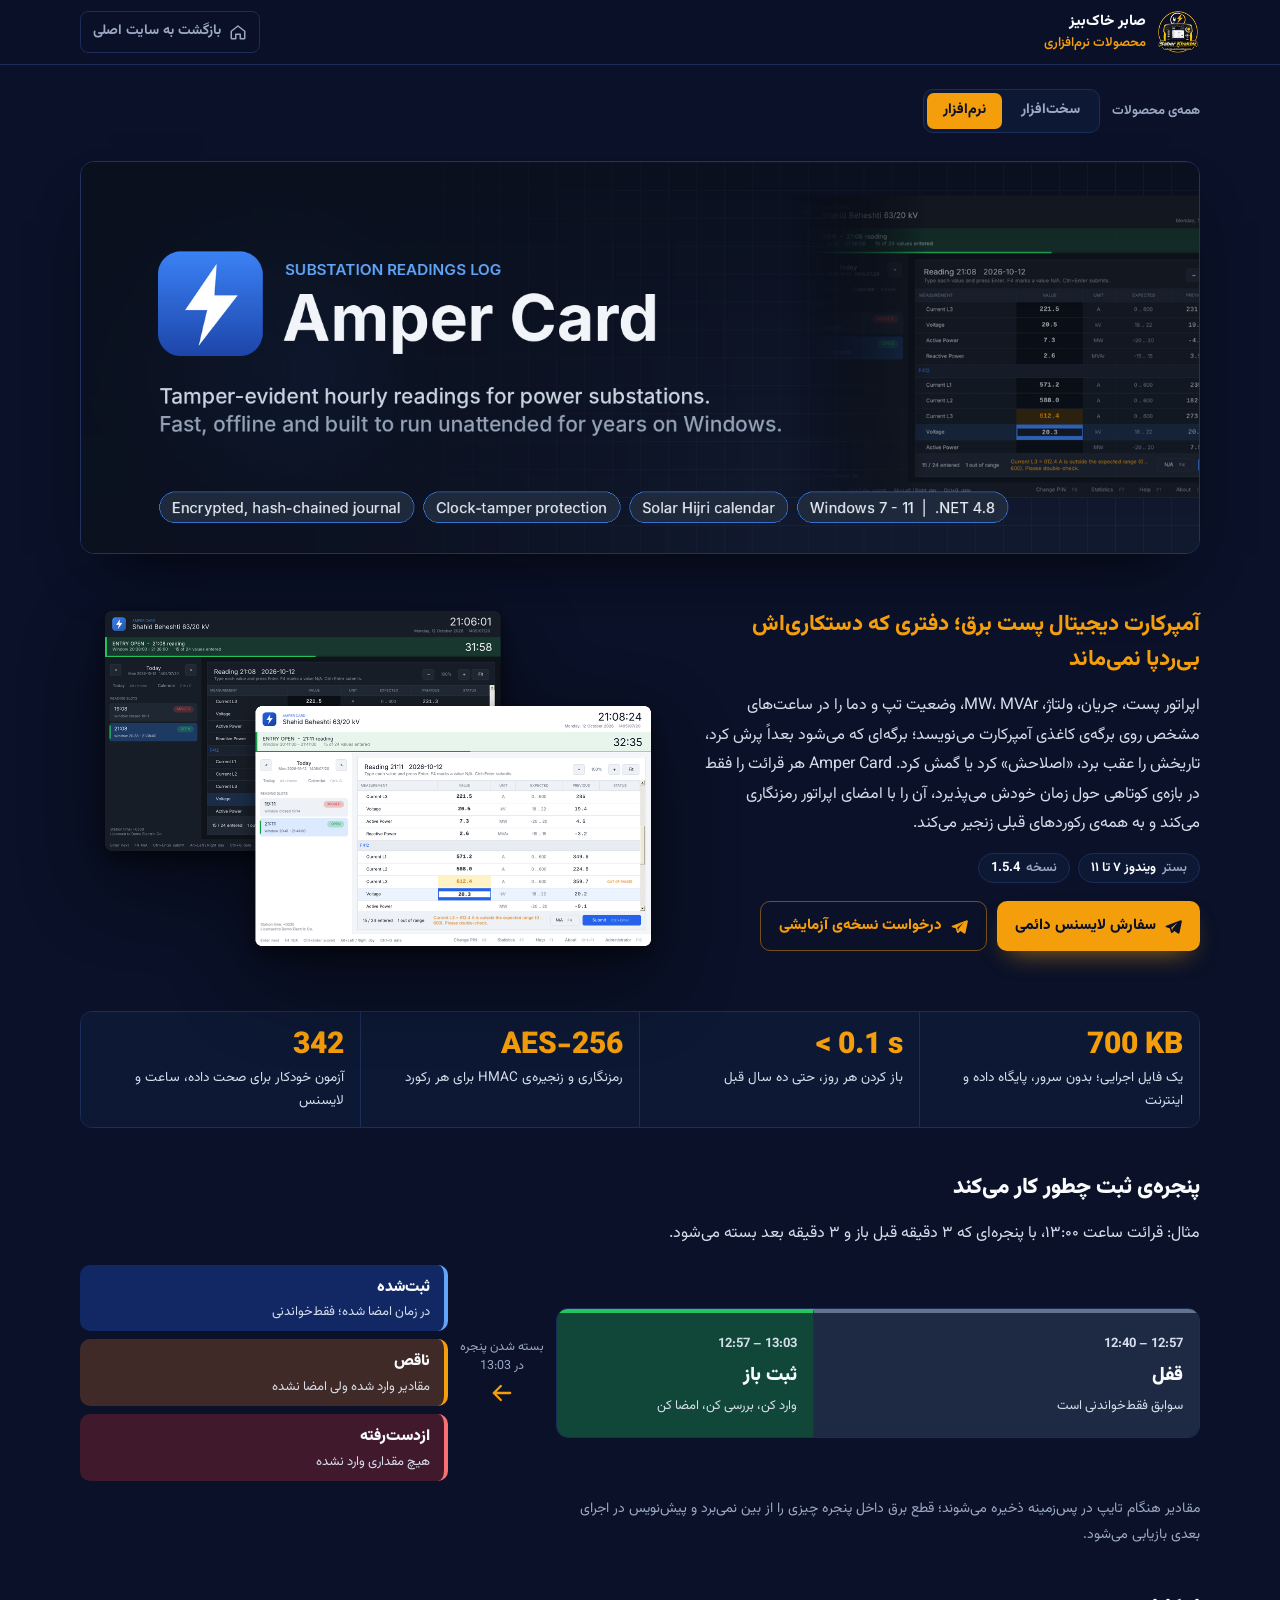
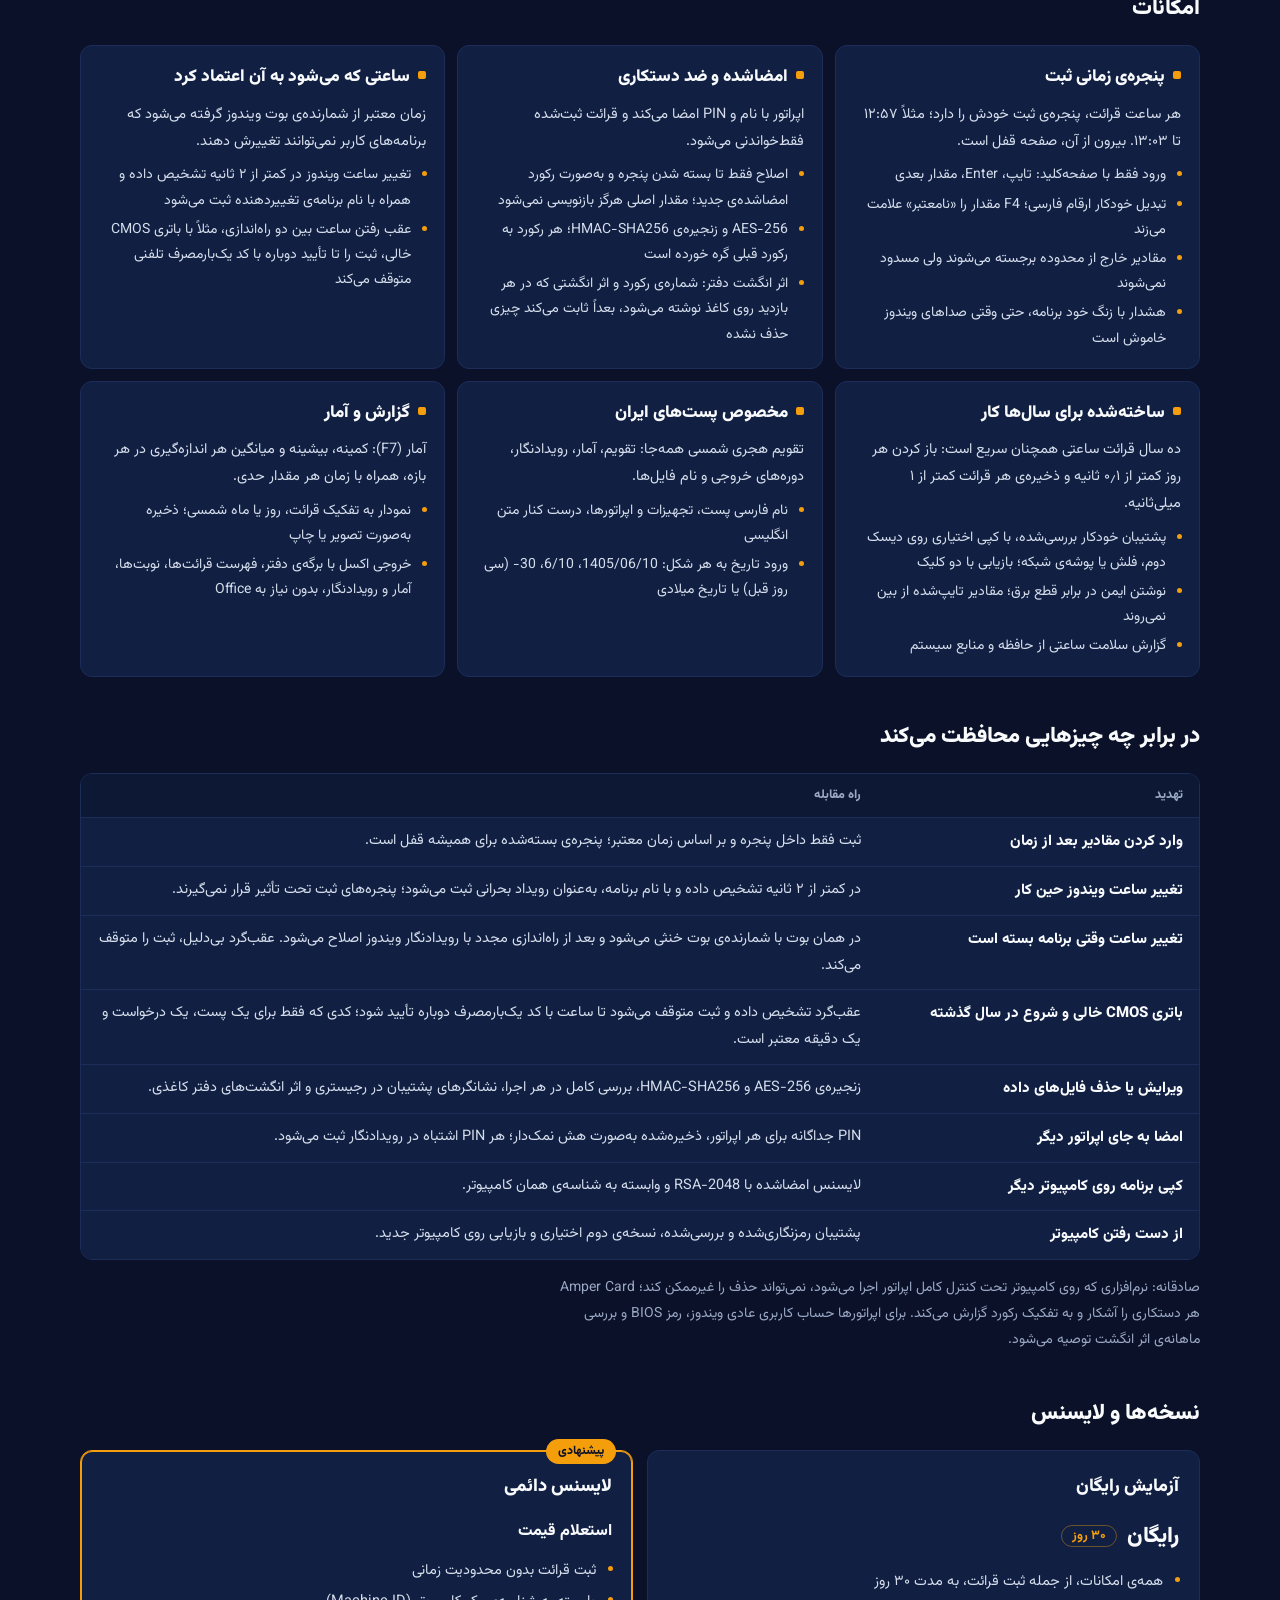
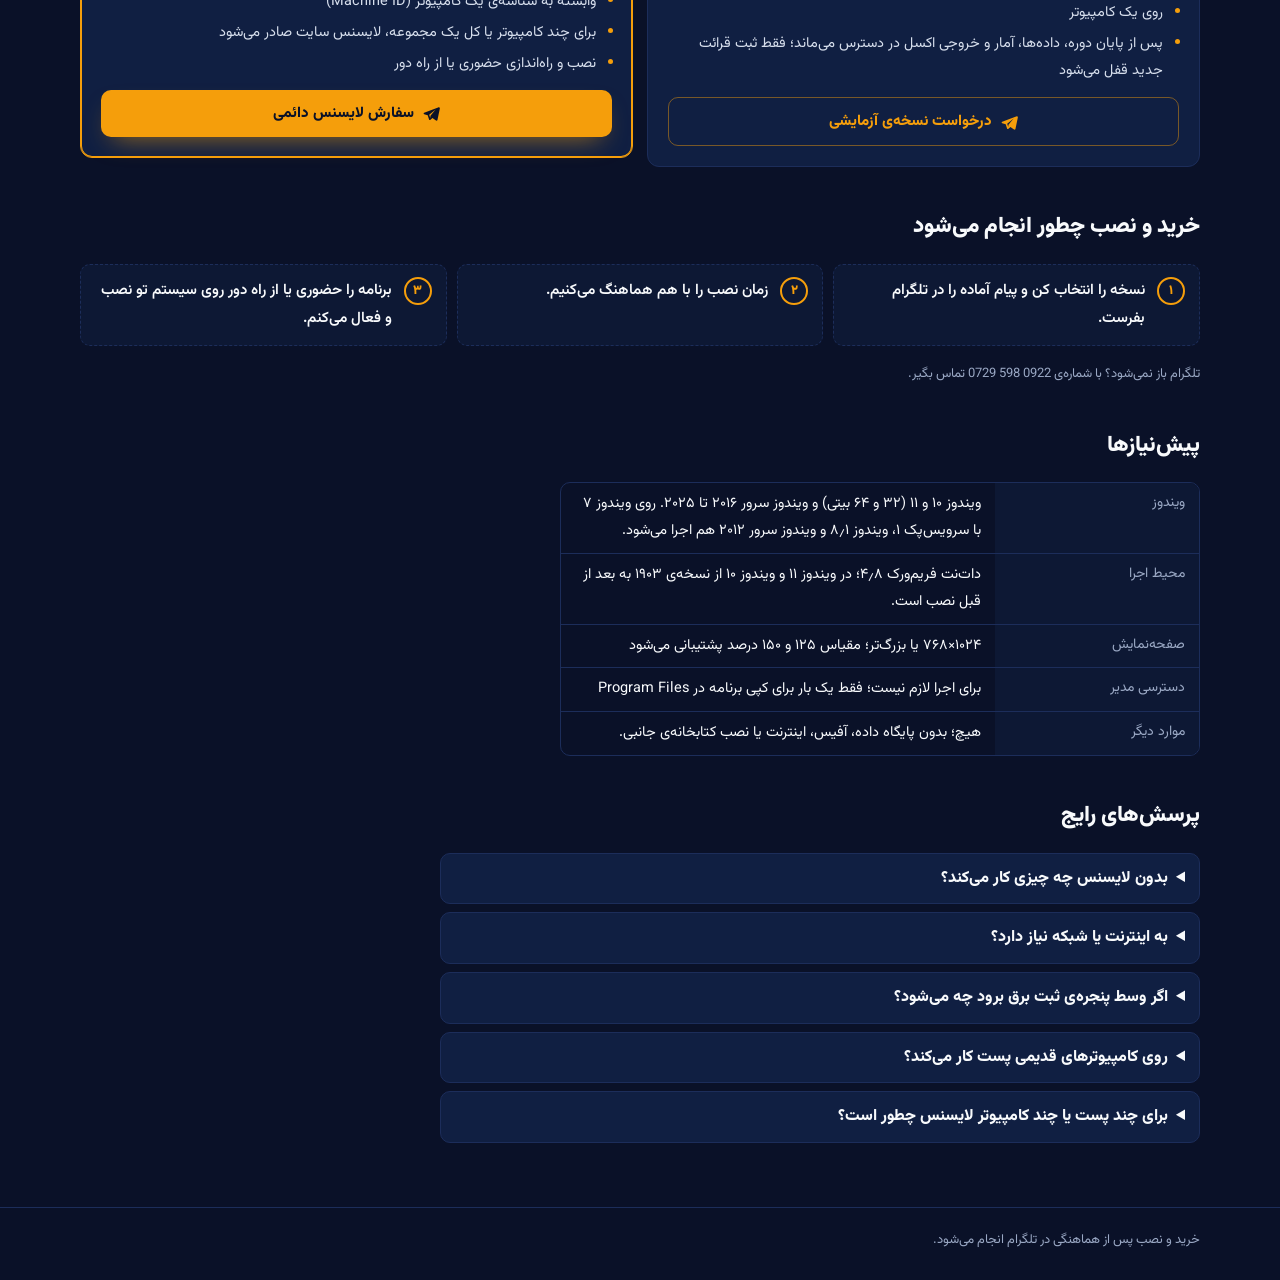
<file: software/index.html>
<!DOCTYPE html>
<html lang="fa" dir="rtl">
<head>
    <meta charset="UTF-8">
    <meta name="viewport" content="width=device-width, initial-scale=1.0, viewport-fit=cover">
    <title>محصولات نرم‌افزاری | صابر خاک‌بیز</title>
    <meta name="description" content="Amper Card: آمپرکارت دیجیتال پست برق برای ویندوز؛ ثبت قرائت در پنجره‌ی زمانی، امضای اپراتور، رمزنگاری AES-256 و تقویم شمسی. آزمایش رایگان ۳۰ روزه و لایسنس دائمی." />
    <meta name="theme-color" content="#0a1128" />
    <link rel="canonical" href="https://saber-khakbiz.github.io/Gilan-Electrical-Testing/software/" />
    <meta property="og:type" content="website" />
    <meta property="og:locale" content="fa_IR" />
    <meta property="og:site_name" content="صابر خاک‌بیز" />
    <meta property="og:title" content="Amper Card | آمپرکارت دیجیتال پست برق" />
    <meta property="og:description" content="ثبت قرائت‌های پست برق فقط در پنجره‌ی زمانی خودش، با امضای اپراتور، رمزنگاری AES-256 و تقویم شمسی. ویندوز ۷ تا ۱۱." />
    <meta property="og:url" content="https://saber-khakbiz.github.io/Gilan-Electrical-Testing/software/" />
    <meta property="og:image" content="https://saber-khakbiz.github.io/Gilan-Electrical-Testing/images/og/og-ampercard.jpg" />
    <meta property="og:image:width" content="1200" />
    <meta property="og:image:height" content="630" />
    <meta property="og:image:alt" content="Amper Card، آمپرکارت دیجیتال پست برق" />
    <meta name="twitter:card" content="summary_large_image" />
    <link rel="icon" type="image/png" href="../images/favicon.png" />
    <script type="application/ld+json">
    {
        "@context": "https://schema.org",
        "@type": "SoftwareApplication",
        "name": "Amper Card",
        "description": "آمپرکارت دیجیتال پست برق: ثبت قرائت‌ها در پنجره‌ی زمانی، امضای اپراتور و رمزنگاری ضد دستکاری",
        "applicationCategory": "BusinessApplication",
        "operatingSystem": "Windows 7, Windows 8.1, Windows 10, Windows 11",
        "softwareVersion": "1.5.4",
        "inLanguage": ["fa", "en"],
        "image": "https://saber-khakbiz.github.io/Gilan-Electrical-Testing/images/og/og-ampercard.jpg",
        "author": { "@type": "Person", "name": "صابر خاک‌بیز" }
    }
    </script>
    <style>
/* Software products page. Same navy/amber palette and self-hosted Vazirmatn
   font as the rest of the site; no external requests. */
@font-face {
    font-family: "Vazirmatn";
    src: url("../fonts/Vazirmatn-Variable.woff2") format("woff2 supports variations"),
         url("../fonts/Vazirmatn-Variable.woff2") format("woff2-variations");
    font-weight: 100 900;
    font-style: normal;
    font-display: swap;
}

:root {
    --bg: #0a1128;
    --surface: #101f42;
    --surface-2: #0d1834;
    --line: #1c2d5a;
    --ink: #f8fafc;
    --body: #d6deec;
    --muted: #9aa8c4;
    --accent: #f59e0b;
    --accent-glow: #fbbf24;
    --accent-ink: #0a1128;
    --ok: #6ee7b7;
    --win-bar: #1a2440;
    --win-close: #e5484d;
    --f-body: "Vazirmatn", Tahoma, "Segoe UI", sans-serif;
    --f-latin: "Segoe UI", "Vazirmatn", system-ui, sans-serif;
    --r: 12px;
    --maxw: 1152px;
    color-scheme: dark;
}

* { box-sizing: border-box; }
html { scroll-behavior: smooth; }
@media (prefers-reduced-motion: reduce) { html { scroll-behavior: auto; } }
body {
    margin: 0; background: var(--bg); color: var(--ink);
    font-family: var(--f-body); font-size: 16px; line-height: 1.85;
    -webkit-font-smoothing: antialiased;
}
a { color: inherit; }
:focus-visible { outline: 2px solid var(--accent); outline-offset: 2px; }
h1, h2, h3 { text-wrap: balance; margin: 0; }
p { margin: 0; }
img { max-width: 100%; }
button { font: inherit; }
[hidden] { display: none !important; }

.wrap {
    max-width: var(--maxw); margin: 0 auto;
    padding-left: max(16px, env(safe-area-inset-left, 0px));
    padding-right: max(16px, env(safe-area-inset-right, 0px));
}
.ico { width: 18px; height: 18px; flex: none; }

/* ---------- header (same as the hardware page) ---------- */
.topbar {
    position: sticky; top: 0; z-index: 20;
    background: rgba(10, 17, 40, .9); backdrop-filter: blur(12px); -webkit-backdrop-filter: blur(12px);
    border-bottom: 1px solid var(--line); padding-top: env(safe-area-inset-top, 0px);
}
.topbar .wrap { display: flex; align-items: center; justify-content: space-between; gap: 12px; padding-block: 10px; }
.brand { display: flex; align-items: center; gap: 10px; text-decoration: none; min-width: 0; }
.brand img { width: 44px; height: 44px; object-fit: contain; flex: none; }
.brand-txt { display: grid; min-width: 0; line-height: 1.5; }
.brand-name { font-weight: 800; font-size: 15px; }
.brand-sub { font-size: 13px; font-weight: 600; color: var(--accent); white-space: nowrap; overflow: hidden; text-overflow: ellipsis; }
.tbtn {
    display: inline-flex; align-items: center; gap: 8px; font-size: 14px; font-weight: 700;
    text-decoration: none; color: var(--muted); border: 1px solid var(--line); border-radius: 8px; padding: 7px 12px; white-space: nowrap;
}
.tbtn:hover { border-color: var(--accent); color: var(--ink); }
@media (max-width: 560px) { .tbtn .tbtn-label { display: none; } }

/* ---------- products sub-navigation (shared look with shop/) ---------- */
.subnav { display: flex; align-items: center; flex-wrap: wrap; gap: 8px 12px; }
.subnav-up { font-size: 13px; font-weight: 700; color: var(--muted); text-decoration: none; }
.subnav-up:hover { color: var(--accent); }
.seg { display: inline-flex; padding: 3px; gap: 3px; border: 1px solid var(--line); border-radius: 10px; background: var(--surface-2); }
.seg a { font-size: 14px; font-weight: 800; text-decoration: none; color: var(--muted); padding: 5px 16px; border-radius: 7px; }
.seg a:hover { color: var(--ink); }
.seg a[aria-current="page"] { background: var(--accent); color: var(--accent-ink); }

main.wrap { padding-block: 24px 64px; display: grid; gap: 28px; }
.sep { border: 0; border-top: 1px dashed var(--line); margin: 24px 0; }
.load-error { color: var(--body); padding-block: 32px; }

/* ---------- product hero ---------- */
.product { display: grid; gap: 40px; }
.p-hero { display: grid; gap: 28px; align-items: center; grid-template-columns: minmax(0, 1fr); }
@media (min-width: 900px) { .p-hero { grid-template-columns: minmax(0, 5fr) minmax(0, 6fr); } }
.p-hero-text { display: grid; gap: 14px; align-content: center; }
.p-name {
    font-family: var(--f-latin); font-weight: 900; font-size: clamp(40px, 7vw, 68px);
    line-height: 1.05; letter-spacing: -.02em; justify-self: start; text-align: right;
}
.p-tagline { font-size: clamp(18px, 2.4vw, 22px); font-weight: 800; color: var(--accent); line-height: 1.6; }
.p-summary { color: var(--body); max-width: 60ch; }
.chips { display: flex; flex-wrap: wrap; gap: 8px; }
.chip {
    display: inline-flex; align-items: center; gap: 6px; font-size: 13px; font-weight: 700;
    border: 1px solid var(--line); border-radius: 999px; padding: 2px 12px; background: var(--surface-2);
}
.chip-k { color: var(--muted); font-weight: 600; }
.cta-row { display: flex; flex-wrap: wrap; gap: 10px; margin-top: 4px; }
.btn, .btn-ghost {
    display: inline-flex; align-items: center; justify-content: center; gap: 8px; text-decoration: none;
    font-weight: 800; font-size: 15px; border-radius: 10px; padding: 10px 18px;
}
.btn { color: var(--accent-ink); background: var(--accent); box-shadow: 0 12px 26px -12px rgba(245, 158, 11, .65); }
.btn:hover { background: var(--accent-glow); }
.btn-ghost { color: var(--accent); border: 1px solid rgba(245, 158, 11, .45); }
.btn-ghost:hover { background: var(--accent); color: var(--accent-ink); }
.alt-order { font-size: 14px; color: var(--muted); }
.alt-order a { color: var(--accent); font-weight: 800; }
.hint { font-size: 13.5px; color: var(--ok); background: rgba(110, 231, 183, .08); border: 1px solid rgba(110, 231, 183, .2); border-radius: 8px; padding: 8px 12px; }

.p-hero-media { min-width: 0; }
.p-hero-shot { all: unset; display: block; cursor: zoom-in; }
.p-hero-shot:focus-visible { outline: 2px solid var(--accent); outline-offset: 4px; border-radius: 10px; }
/* wide cover banner above the product */
.p-banner { margin: 0 0 -8px; }
.p-banner img {
    display: block; width: 100%; height: auto; border-radius: 14px; border: 1px solid #22335f;
    box-shadow: 0 30px 60px -30px rgba(0, 0, 0, .8);
}
.has-banner .p-name {
    position: absolute; width: 1px; height: 1px; overflow: hidden; clip: rect(0 0 0 0); white-space: nowrap;
}
.p-hero-shot.is-bare img { border: 0; background: none; box-shadow: none; filter: drop-shadow(0 30px 40px rgba(0, 0, 0, .45)); }
.p-hero-shot img, .p-hero-ph .win {
    display: block; width: 100%; height: auto; border-radius: 10px; border: 1px solid #2a3a66; background: #0b1530;
    box-shadow: 0 40px 80px -30px rgba(0, 0, 0, .75), 0 0 0 1px rgba(245, 158, 11, .12);
}

/* ---------- Windows-style frame around screenshots ---------- */
.win { border-radius: 10px; overflow: hidden; border: 1px solid #2a3a66; background: var(--surface-2); }
.win-bar {
    display: flex; align-items: center; justify-content: space-between; gap: 8px;
    height: 32px; padding-left: 12px; background: var(--win-bar); border-bottom: 1px solid #2a3a66;
    font-family: var(--f-latin); font-size: 12px; color: #c7d0e4;
}
.win-title { display: inline-flex; align-items: center; gap: 8px; white-space: nowrap; overflow: hidden; }
.win-logo { width: 14px; height: 14px; border-radius: 3px; background: var(--accent); flex: none; }
.win-ctl { display: flex; height: 100%; flex: none; }
.win-ctl i { width: 40px; height: 100%; position: relative; }
.win-ctl i::before, .win-ctl i::after { content: ""; position: absolute; left: 50%; top: 50%; background: #c7d0e4; }
.c-min::before { width: 10px; height: 1px; transform: translate(-50%, -50%); }
.c-max::before { width: 9px; height: 9px; background: transparent !important; border: 1px solid #c7d0e4; transform: translate(-50%, -50%); }
.c-close::before, .c-close::after { width: 12px; height: 1px; }
.c-close::before { transform: translate(-50%, -50%) rotate(45deg); }
.c-close::after { transform: translate(-50%, -50%) rotate(-45deg); }
.win-body { position: relative; aspect-ratio: 16 / 10; max-width: 100%; display: grid; place-items: center; background: #0b1530; }
.win-skeleton { position: absolute; inset: 0; display: grid; grid-template-columns: 22% 1fr; }
.sk-side { background: #101c3a; border-right: 1px solid #1c2d5a; }
.sk-main { display: grid; grid-template-columns: repeat(3, 1fr); grid-template-rows: auto 1fr; gap: 6%; padding: 7%; }
.sk-main i { height: 28px; border-radius: 6px; background: #16254d; }
.sk-main b { border-radius: 8px; background: #121f42; border: 1px dashed #24386c; }
.win-soon {
    position: relative; font-size: 13px; font-weight: 700; color: var(--muted); direction: rtl;
    background: rgba(10, 17, 40, .85); border: 1px solid var(--line); border-radius: 999px; padding: 2px 14px;
}

/* ---------- sections ---------- */
.sec { display: grid; gap: 16px; }
.sec-h { font-size: 22px; font-weight: 900; }
.sec-lead { color: var(--body); max-width: 70ch; margin-top: -6px; }
.sec-note { color: var(--muted); font-size: 14px; max-width: 80ch; }

/* key numbers */
.stats { display: grid; grid-template-columns: repeat(4, minmax(0, 1fr)); border: 1px solid var(--line); border-radius: var(--r); overflow: hidden; }
.stat { display: grid; gap: 2px; padding: 14px 16px; background: var(--surface-2); align-content: start; }
.stat + .stat { border-right: 1px solid var(--line); }
.stat b { font-family: var(--f-latin); font-size: clamp(22px, 3vw, 30px); font-weight: 900; color: var(--accent); justify-self: start; line-height: 1.3; font-variant-numeric: tabular-nums; }
.stat span { font-size: 13.5px; color: var(--body); line-height: 1.7; }
@media (max-width: 760px) {
    .stats { grid-template-columns: repeat(2, minmax(0, 1fr)); }
    .stat:nth-child(odd) { border-right: 0; }
    .stat:nth-child(n+3) { border-top: 1px solid var(--line); }
}

/* gallery */
.gallery { display: grid; grid-template-columns: repeat(auto-fill, minmax(250px, 1fr)); gap: 18px; }
.gallery figure { margin: 0; display: grid; gap: 8px; align-content: start; }
.gallery figcaption { font-size: 13.5px; color: var(--muted); line-height: 1.75; }
.shot-btn { all: unset; display: block; cursor: zoom-in; border-radius: 8px; }
.shot-btn:focus-visible { outline: 2px solid var(--accent); outline-offset: 3px; }
.shot-btn img {
    display: block; width: 100%; aspect-ratio: 16 / 10; max-width: 100%; object-fit: cover; object-position: top center;
    border-radius: 8px; border: 1px solid #2a3a66; background: #0b1530; transition: transform .15s ease, border-color .15s ease;
}
.shot-btn:hover img { transform: translateY(-2px); border-color: rgba(245, 158, 11, .6); }
/* Phones: two small thumbnails per row; captions are shown in the lightbox instead. */
@media (max-width: 600px) {
    .gallery { grid-template-columns: repeat(2, minmax(0, 1fr)); gap: 10px; }
    .gallery figcaption { display: none; }
}

/* entry-window timeline (colours follow the program's own state colours) */
.tone-locked { --tc: #334155; --tl: #64748b; }
.tone-open   { --tc: #15803d; --tl: #22c55e; }
.tone-done   { --tc: #1d4ed8; --tl: #60a5fa; }
.tone-warn   { --tc: #b45309; --tl: #f59e0b; }
.tone-bad    { --tc: #b91c1c; --tl: #f87171; }
.tl { display: grid; gap: 12px; align-items: center; grid-template-columns: minmax(0, 1fr); }
@media (min-width: 900px) { .tl { grid-template-columns: minmax(0, 7fr) auto minmax(0, 4fr); } }
.tl-track { display: grid; grid-template-columns: 3fr 2fr; border-radius: 12px; overflow: hidden; border: 1px solid var(--line); }
.tl-phase {
    position: relative; overflow: hidden; display: grid; gap: 2px; align-content: center; min-height: 128px;
    padding: 14px 16px; background: color-mix(in srgb, var(--tc) 45%, var(--surface-2)); border-top: 4px solid var(--tl);
}
.tl-phase + .tl-phase { border-right: 1px solid var(--line); }
.tl-time { font-family: var(--f-latin); font-size: 13px; font-weight: 700; color: var(--body); justify-self: start; font-variant-numeric: tabular-nums; }
.tl-phase b { font-size: 19px; font-weight: 900; }
.tl-phase small, .tl-res small { font-size: 13px; color: var(--body); line-height: 1.7; }
.tl-sweep {
    position: absolute; inset: 0 auto 0 0; width: 100%; pointer-events: none;
    background: linear-gradient(270deg, transparent, rgba(34, 197, 94, .22) 50%, transparent);
    transform: translateX(100%); animation: sweep 3.2s linear infinite;
}
@keyframes sweep { to { transform: translateX(-100%); } }
.tl-fork { display: grid; justify-items: center; gap: 4px; color: var(--muted); font-size: 12.5px; text-align: center; }
.tl-fork span { font-family: var(--f-latin); max-width: 12ch; line-height: 1.5; }
.tl-fork svg { width: 28px; height: 28px; color: var(--accent); }
.tl-results { display: grid; gap: 8px; }
.tl-res { display: grid; gap: 0; padding: 8px 14px; border-radius: 10px; background: color-mix(in srgb, var(--tc) 30%, var(--surface-2)); border-right: 4px solid var(--tl); }
.tl-res b { font-size: 15.5px; font-weight: 900; }
@media (max-width: 899px) {
    .tl-fork { grid-auto-flow: column; justify-content: center; align-items: center; }
    .tl-fork svg { transform: rotate(-90deg); }
}
@media (max-width: 520px) {
    .tl-track { grid-template-columns: minmax(0, 1fr); }
    .tl-phase { min-height: 0; }
    .tl-phase + .tl-phase { border-right: 0; border-top-width: 4px; }
}

/* features */
.features { display: grid; grid-template-columns: repeat(auto-fill, minmax(300px, 1fr)); gap: 12px; }
.feature { padding: 16px 18px; border-radius: var(--r); background: var(--surface); border: 1px solid var(--line); display: grid; gap: 8px; align-content: start; }
.feature h3 { font-size: 17px; font-weight: 900; }
.feature h3::before { content: ""; display: inline-block; width: 8px; height: 8px; border-radius: 2px; background: var(--accent); margin-inline-end: 8px; vertical-align: 2px; }
.feature p { color: var(--body); font-size: 14.5px; }
.feature ul { margin: 0; padding-inline-start: 1.1em; display: grid; gap: 4px; color: var(--body); font-size: 14px; line-height: 1.8; }
.feature li::marker { color: var(--accent); }

/* threats */
.threats { border: 1px solid var(--line); border-radius: var(--r); overflow: hidden; }
.th-head, .th-row { display: grid; grid-template-columns: minmax(0, 2fr) minmax(0, 5fr); gap: 16px; padding: 10px 16px; }
.th-head { background: var(--surface-2); font-size: 12.5px; font-weight: 800; color: var(--muted); }
.th-row { border-top: 1px solid var(--line); background: var(--surface); }
.th-row b { font-size: 15px; font-weight: 800; }
.th-row p { color: var(--body); font-size: 14.5px; }
@media (max-width: 640px) {
    .th-head { display: none; }
    .th-row { grid-template-columns: minmax(0, 1fr); gap: 2px; }
    .th-row:first-of-type { border-top: 0; }
}

.editions { display: grid; grid-template-columns: repeat(auto-fit, minmax(260px, 1fr)); gap: 14px; align-items: start; }
.edition { position: relative; display: grid; gap: 12px; padding: 20px; border-radius: var(--r); background: var(--surface); border: 1px solid var(--line); }
.edition.is-hl { border-color: var(--accent); box-shadow: 0 0 0 1px var(--accent) inset; }
.ed-badge { position: absolute; top: -12px; right: 16px; font-size: 12px; font-weight: 800; background: var(--accent); color: var(--accent-ink); border-radius: 999px; padding: 1px 12px; }
.edition h3 { font-size: 18px; font-weight: 900; }
.ed-price { font-size: 14px; color: var(--muted); }
.ed-price b { font-size: 22px; color: var(--ink); font-weight: 900; }
.ed-ask { color: var(--ink); font-weight: 800; font-size: 16px; }
.ed-note { font-size: 13px; font-weight: 700; color: var(--accent); border: 1px solid rgba(245, 158, 11, .4); border-radius: 999px; padding: 0 10px; margin-inline-start: 6px; vertical-align: 3px; }
.ed-list { margin: 0; padding-inline-start: 1.1em; display: grid; gap: 4px; color: var(--body); font-size: 14.5px; }
.ed-list li::marker { color: var(--accent); }
.edition .btn, .edition .btn-ghost { justify-self: stretch; }

.steps { list-style: none; margin: 0; padding: 0; display: grid; grid-template-columns: repeat(auto-fit, minmax(220px, 1fr)); gap: 10px; }
.steps li { display: flex; align-items: flex-start; gap: 12px; padding: 12px 14px; border-radius: 10px; border: 1px dashed var(--line); background: var(--surface-2); font-weight: 600; font-size: 15px; }
.step-n { flex: none; width: 28px; height: 28px; display: grid; place-items: center; border-radius: 50%; border: 2px solid var(--accent); color: var(--accent); font-weight: 900; font-size: 13px; line-height: 1; }
.alt { font-size: 13px; color: var(--muted); }

.specs { margin: 0; display: grid; border: 1px solid var(--line); border-radius: 10px; overflow: hidden; max-width: 640px; }
.specs div { display: grid; grid-template-columns: minmax(110px, 32%) minmax(0, 1fr); }
.specs div + div { border-top: 1px solid var(--line); }
.specs dt { padding: 8px 14px; color: var(--muted); font-size: 14px; background: var(--surface-2); }
.specs dd { margin: 0; padding: 8px 14px; font-size: 14.5px; }

.faq { display: grid; gap: 8px; max-width: 760px; }
.faq details { border: 1px solid var(--line); border-radius: 10px; background: var(--surface); }
.faq summary { cursor: pointer; padding: 10px 14px; font-weight: 800; }
.faq details p { padding: 0 14px 12px; color: var(--body); }

/* ---------- lightbox ---------- */
dialog.lb {
    width: min(1200px, calc(100vw - 16px)); max-height: calc(100vh - 16px); padding: 0; border: 0;
    background: transparent; color: var(--ink); overflow: visible;
}
dialog.lb::backdrop { background: rgba(2, 6, 18, .88); }
.lb-inner { display: grid; grid-template-columns: auto minmax(0, 1fr) auto; align-items: center; gap: 8px; }
.lb-fig { margin: 0; display: grid; gap: 8px; justify-items: center; min-width: 0; }
.lb-fig img { max-height: calc(100vh - 110px); width: auto; border-radius: 8px; border: 1px solid #2a3a66; background: #0b1530; }
.lb-fig img.is-bare { border: 0; background: none; }
.lb-meta { display: flex; gap: 12px; font-size: 14px; color: var(--body); }
.lb-count { color: var(--muted); font-variant-numeric: tabular-nums; }
.lb-nav, .lb-close {
    width: 42px; height: 42px; border-radius: 50%; border: 1px solid var(--line);
    background: rgba(10, 17, 40, .85); color: var(--ink); font-size: 22px; line-height: 1; cursor: pointer;
}
.lb-nav:hover, .lb-close:hover { border-color: var(--accent); }
.lb-close { position: absolute; top: -6px; left: -6px; z-index: 2; }
@media (max-width: 600px) {
    .lb-inner { grid-template-columns: minmax(0, 1fr); }
    .lb-nav { position: absolute; bottom: -54px; }
    #lbPrev { right: calc(50% - 52px); }
    #lbNext { left: calc(50% - 52px); }
}

.foot { border-top: 1px solid var(--line); }
.foot .wrap { padding-block: 20px calc(28px + env(safe-area-inset-bottom, 0px)); font-size: 13px; color: var(--muted); }

@media (prefers-reduced-motion: reduce) {
    .shot-btn img { transition: none; }
    .shot-btn:hover img { transform: none; }
    .tl-sweep { animation: none; display: none; }
}
    </style>
</head>
<body>
    <header class="topbar">
        <div class="wrap">
            <a class="brand" href="../products/index.html">
                <img src="../images/logo.webp" alt="" width="44" height="44" onerror="this.hidden=true">
                <span class="brand-txt">
                    <span class="brand-name">صابر خاک‌بیز</span>
                    <span class="brand-sub" id="brandSub">محصولات نرم‌افزاری</span>
                </span>
            </a>
            <a class="tbtn" href="../index.html" aria-label="بازگشت به سایت اصلی">
                <svg class="ico" viewBox="0 0 24 24" fill="none" stroke="currentColor" stroke-width="2" stroke-linecap="round" stroke-linejoin="round" aria-hidden="true"><path d="M3 11l9-7 9 7v9a1 1 0 0 1-1 1h-5v-6H9v6H4a1 1 0 0 1-1-1z"/></svg>
                <span class="tbtn-label" id="backText">بازگشت به سایت اصلی</span>
            </a>
        </div>
    </header>

    <main class="wrap">
        <nav class="subnav" aria-label="بخش‌های محصولات">
            <a class="subnav-up" href="../products/index.html">همه‌ی محصولات</a>
            <span class="seg">
                <a href="../shop/index.html">سخت‌افزار</a>
                <a href="./index.html" aria-current="page">نرم‌افزار</a>
            </span>
        </nav>

        <div id="software" data-load-error="اطلاعات نرم‌افزارها الان در دسترس نیست. برای سفارش در تلگرام پیام بده: @{tg}"></div>
    </main>

    <footer class="foot">
        <div class="wrap"><p id="footText"></p></div>
    </footer>

    <dialog class="lb" id="lightbox">
        <button type="button" class="lb-close" data-lb-close>&times;</button>
        <div class="lb-inner">
            <button type="button" class="lb-nav" id="lbPrev">&#8250;</button>
            <figure class="lb-fig">
                <img id="lbImg" alt="">
                <figcaption class="lb-meta"><span id="lbCap"></span><span class="lb-count" id="lbCount"></span></figcaption>
            </figure>
            <button type="button" class="lb-nav" id="lbNext">&#8249;</button>
        </div>
    </dialog>

    <script src="products.js"></script>
    <script src="app.js"></script>
</body>
</html>
</file>
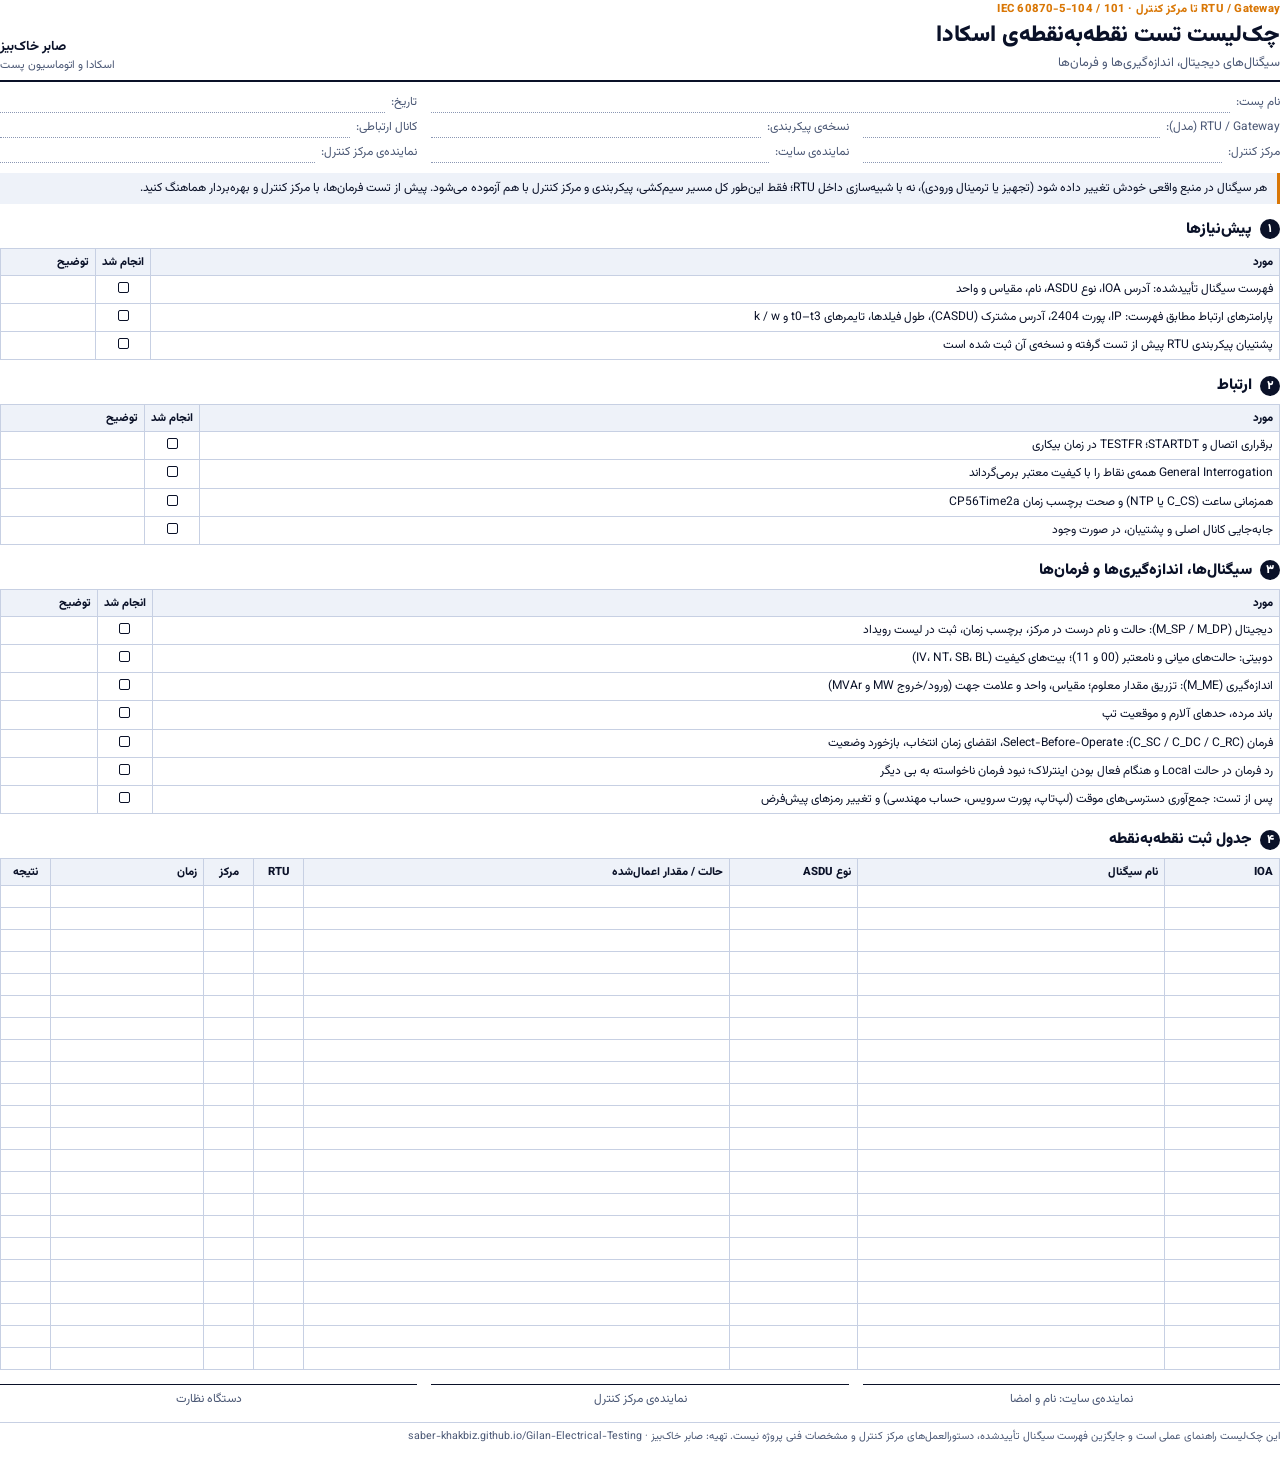
<file: documents/src/scada-point-to-point-checklist.html>
<!DOCTYPE html>
<html lang="fa" dir="rtl">
<head>
<meta charset="UTF-8">
<title>چک‌لیست تست نقطه‌به‌نقطه‌ی اسکادا</title>
<link rel="stylesheet" href="checklist.css">
</head>
<body>
<header class="head">
    <div>
        <div class="kicker">RTU / Gateway تا مرکز کنترل · <span class="ltr">IEC 60870-5-104 / 101</span></div>
        <h1>چک‌لیست تست نقطه‌به‌نقطه‌ی اسکادا</h1>
        <p class="sub">سیگنال‌های دیجیتال، اندازه‌گیری‌ها و فرمان‌ها</p>
    </div>
    <div class="brand"><b>صابر خاک‌بیز</b><br>اسکادا و اتوماسیون پست</div>
</header>

<section class="info">
    <div class="two"><span>نام پست:</span><i></i></div>
    <div><span>تاریخ:</span><i></i></div>
    <div><span>RTU / Gateway (مدل):</span><i></i></div>
    <div><span>نسخه‌ی پیکربندی:</span><i></i></div>
    <div><span>کانال ارتباطی:</span><i></i></div>
    <div><span>مرکز کنترل:</span><i></i></div>
    <div><span>نماینده‌ی سایت:</span><i></i></div>
    <div><span>نماینده‌ی مرکز کنترل:</span><i></i></div>
</section>

<p class="note">هر سیگنال در منبع واقعی خودش تغییر داده شود (تجهیز یا ترمینال ورودی)، نه با شبیه‌سازی داخل RTU؛ فقط این‌طور کل مسیر سیم‌کشی، پیکربندی و مرکز کنترل با هم آزموده می‌شود. پیش از تست فرمان‌ها، با مرکز کنترل و بهره‌بردار هماهنگ کنید.</p>

<h2><span class="n">۱</span>پیش‌نیازها</h2>
<table>
<thead><tr><th>مورد</th><th class="c">انجام شد</th><th class="w-note">توضیح</th></tr></thead>
<tbody>
<tr><td>فهرست سیگنال تأییدشده: آدرس IOA، نوع ASDU، نام، مقیاس و واحد</td><td class="c"><span class="box"></span></td><td></td></tr>
<tr><td>پارامترهای ارتباط مطابق فهرست: IP، پورت <span class="ltr">2404</span>، آدرس مشترک (CASDU)، طول فیلدها، تایمرهای <span class="ltr">t0–t3</span> و <span class="ltr">k / w</span></td><td class="c"><span class="box"></span></td><td></td></tr>
<tr><td>پشتیبان پیکربندی RTU پیش از تست گرفته و نسخه‌ی آن ثبت شده است</td><td class="c"><span class="box"></span></td><td></td></tr>
</tbody></table>

<h2><span class="n">۲</span>ارتباط</h2>
<table>
<thead><tr><th>مورد</th><th class="c">انجام شد</th><th class="w-note">توضیح</th></tr></thead>
<tbody>
<tr><td>برقراری اتصال و STARTDT؛ TESTFR در زمان بیکاری</td><td class="c"><span class="box"></span></td><td></td></tr>
<tr><td>General Interrogation همه‌ی نقاط را با کیفیت معتبر برمی‌گرداند</td><td class="c"><span class="box"></span></td><td></td></tr>
<tr><td>همزمانی ساعت (C_CS یا NTP) و صحت برچسب زمان CP56Time2a</td><td class="c"><span class="box"></span></td><td></td></tr>
<tr><td>جابه‌جایی کانال اصلی و پشتیبان، در صورت وجود</td><td class="c"><span class="box"></span></td><td></td></tr>
</tbody></table>

<h2><span class="n">۳</span>سیگنال‌ها، اندازه‌گیری‌ها و فرمان‌ها</h2>
<table>
<thead><tr><th>مورد</th><th class="c">انجام شد</th><th class="w-note">توضیح</th></tr></thead>
<tbody>
<tr><td>دیجیتال (M_SP / M_DP): حالت و نام درست در مرکز، برچسب زمان، ثبت در لیست رویداد</td><td class="c"><span class="box"></span></td><td></td></tr>
<tr><td>دوبیتی: حالت‌های میانی و نامعتبر (<span class="ltr">00</span> و <span class="ltr">11</span>)؛ بیت‌های کیفیت (IV، NT، SB، BL)</td><td class="c"><span class="box"></span></td><td></td></tr>
<tr><td>اندازه‌گیری (M_ME): تزریق مقدار معلوم؛ مقیاس، واحد و علامت جهت (ورود/خروج MW و MVAr)</td><td class="c"><span class="box"></span></td><td></td></tr>
<tr><td>باند مرده، حدهای آلارم و موقعیت تپ</td><td class="c"><span class="box"></span></td><td></td></tr>
<tr><td>فرمان (C_SC / C_DC / C_RC): Select-Before-Operate، انقضای زمان انتخاب، بازخورد وضعیت</td><td class="c"><span class="box"></span></td><td></td></tr>
<tr><td>رد فرمان در حالت Local و هنگام فعال بودن اینترلاک؛ نبود فرمان ناخواسته به بی دیگر</td><td class="c"><span class="box"></span></td><td></td></tr>
<tr><td>پس از تست: جمع‌آوری دسترسی‌های موقت (لپ‌تاپ، پورت سرویس، حساب مهندسی) و تغییر رمزهای پیش‌فرض</td><td class="c"><span class="box"></span></td><td></td></tr>
</tbody></table>

<h2 class="page-break"><span class="n">۴</span>جدول ثبت نقطه‌به‌نقطه</h2>
<table class="grid">
<thead><tr><th style="width:9%">IOA</th><th style="width:24%">نام سیگنال</th><th style="width:10%">نوع ASDU</th><th>حالت / مقدار اعمال‌شده</th><th class="c">RTU</th><th class="c">مرکز</th><th style="width:12%">زمان</th><th class="c">نتیجه</th></tr></thead>
<tbody>
<tr><td></td><td></td><td></td><td></td><td></td><td></td><td></td><td></td></tr>
<tr><td></td><td></td><td></td><td></td><td></td><td></td><td></td><td></td></tr>
<tr><td></td><td></td><td></td><td></td><td></td><td></td><td></td><td></td></tr>
<tr><td></td><td></td><td></td><td></td><td></td><td></td><td></td><td></td></tr>
<tr><td></td><td></td><td></td><td></td><td></td><td></td><td></td><td></td></tr>
<tr><td></td><td></td><td></td><td></td><td></td><td></td><td></td><td></td></tr>
<tr><td></td><td></td><td></td><td></td><td></td><td></td><td></td><td></td></tr>
<tr><td></td><td></td><td></td><td></td><td></td><td></td><td></td><td></td></tr>
<tr><td></td><td></td><td></td><td></td><td></td><td></td><td></td><td></td></tr>
<tr><td></td><td></td><td></td><td></td><td></td><td></td><td></td><td></td></tr>
<tr><td></td><td></td><td></td><td></td><td></td><td></td><td></td><td></td></tr>
<tr><td></td><td></td><td></td><td></td><td></td><td></td><td></td><td></td></tr>
<tr><td></td><td></td><td></td><td></td><td></td><td></td><td></td><td></td></tr>
<tr><td></td><td></td><td></td><td></td><td></td><td></td><td></td><td></td></tr>
<tr><td></td><td></td><td></td><td></td><td></td><td></td><td></td><td></td></tr>
<tr><td></td><td></td><td></td><td></td><td></td><td></td><td></td><td></td></tr>
<tr><td></td><td></td><td></td><td></td><td></td><td></td><td></td><td></td></tr>
<tr><td></td><td></td><td></td><td></td><td></td><td></td><td></td><td></td></tr>
<tr><td></td><td></td><td></td><td></td><td></td><td></td><td></td><td></td></tr>
<tr><td></td><td></td><td></td><td></td><td></td><td></td><td></td><td></td></tr>
<tr><td></td><td></td><td></td><td></td><td></td><td></td><td></td><td></td></tr>
<tr><td></td><td></td><td></td><td></td><td></td><td></td><td></td><td></td></tr>
</tbody></table>

<div class="sign"><div>نماینده‌ی سایت: نام و امضا</div><div>نماینده‌ی مرکز کنترل</div><div>دستگاه نظارت</div></div>

<p class="foot">این چک‌لیست راهنمای عملی است و جایگزین فهرست سیگنال تأییدشده، دستورالعمل‌های مرکز کنترل و مشخصات فنی پروژه نیست. تهیه: صابر خاک‌بیز · <span class="url">saber-khakbiz.github.io/Gilan-Electrical-Testing</span></p>
</body>
</html>
</file>
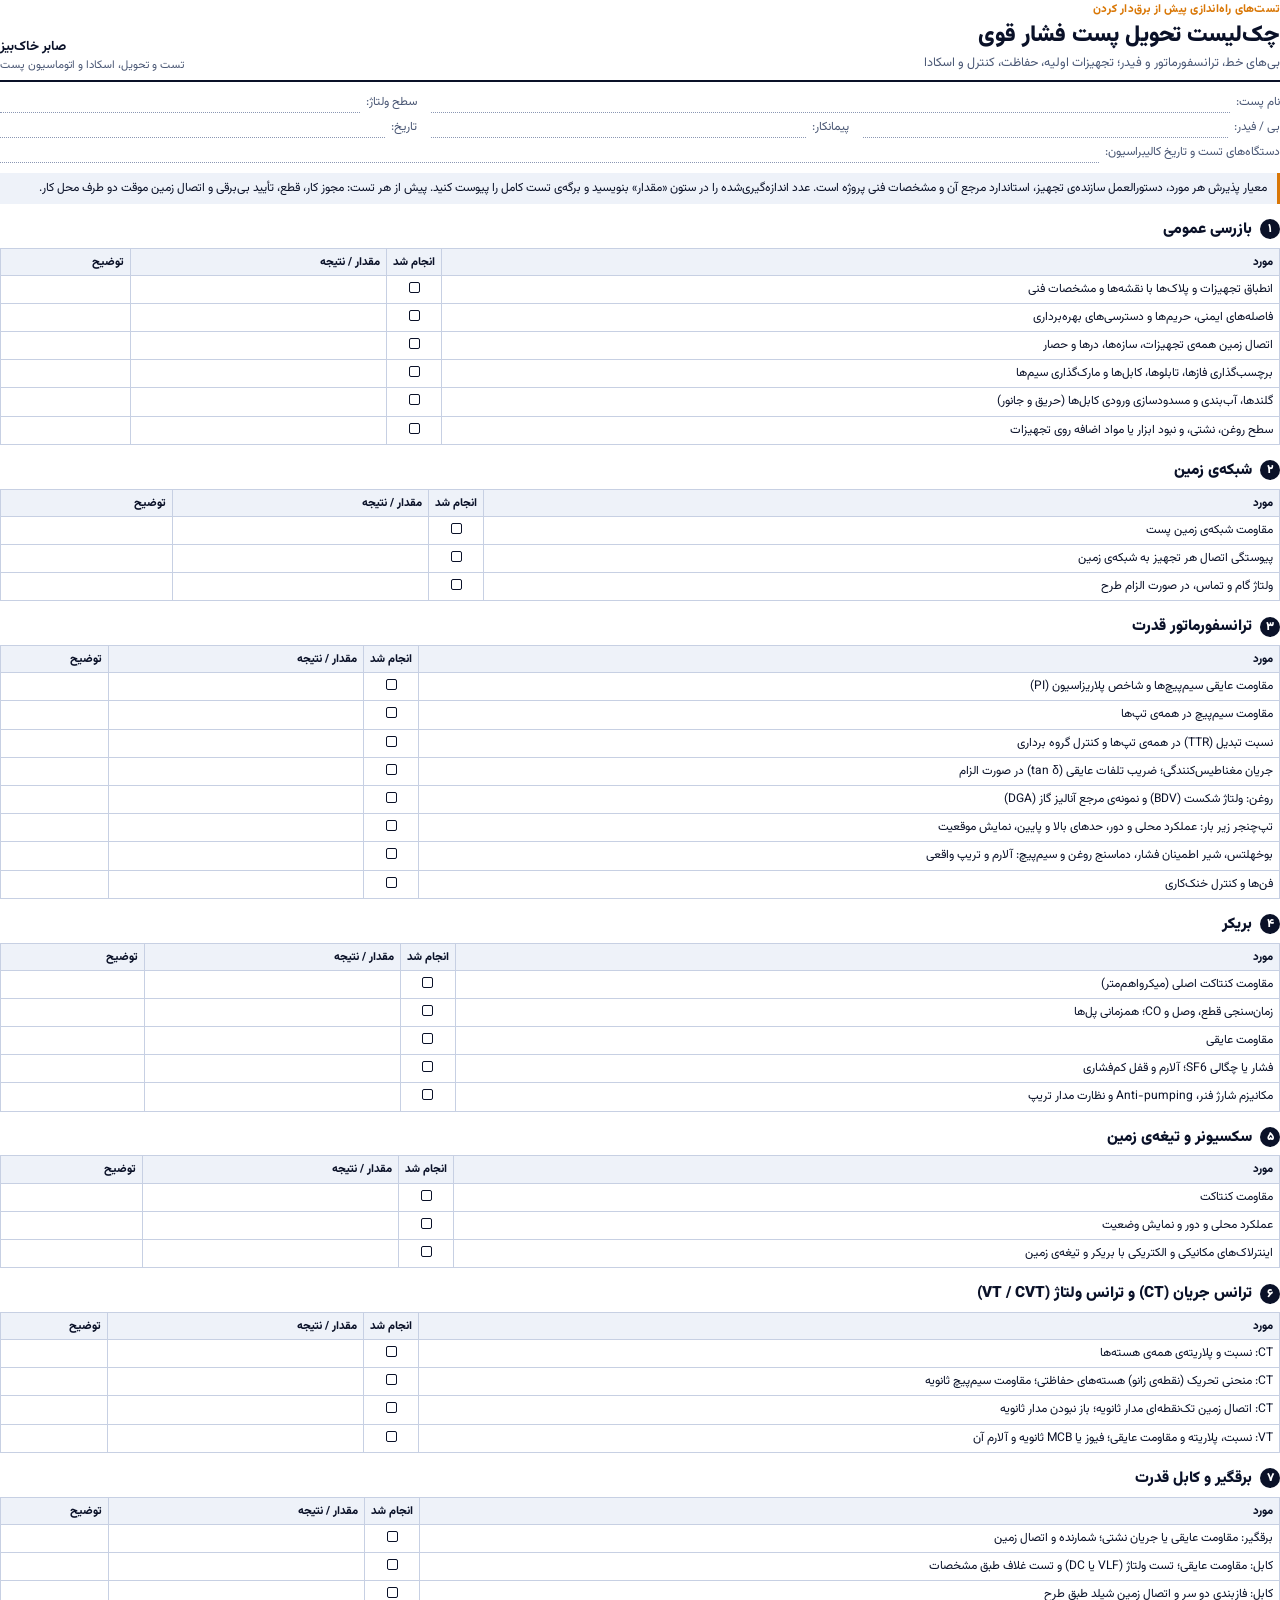
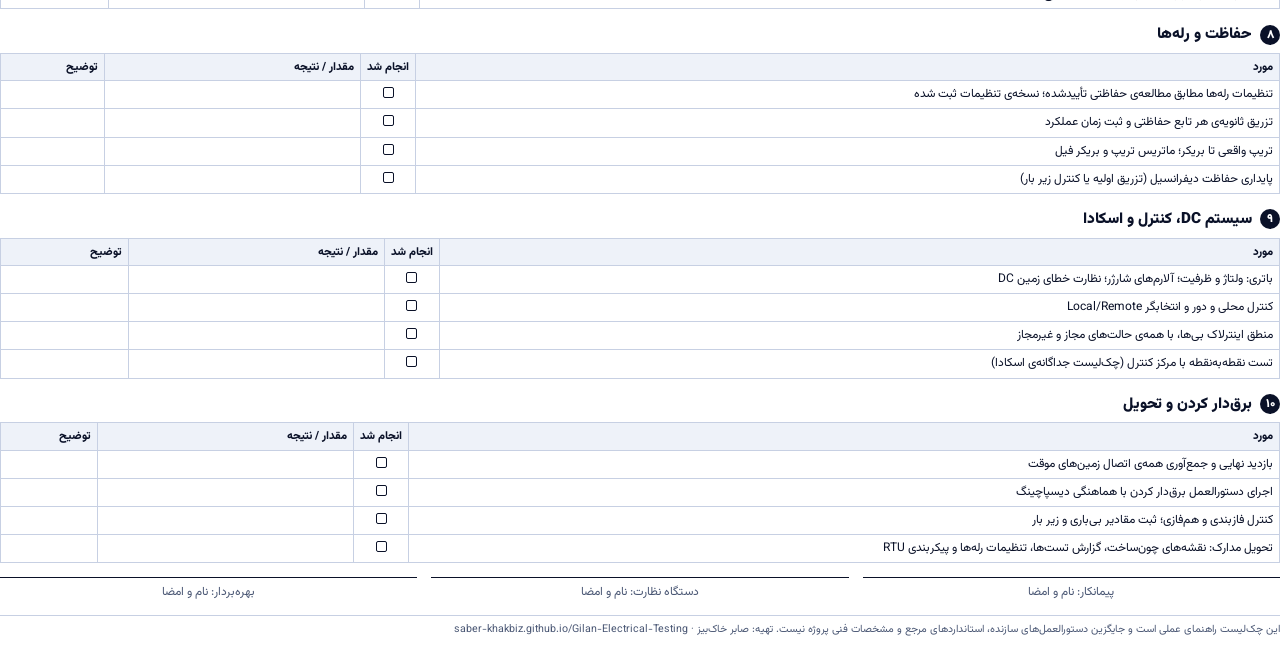
<file: documents/src/substation-commissioning-checklist.html>
<!DOCTYPE html>
<html lang="fa" dir="rtl">
<head>
<meta charset="UTF-8">
<title>چک‌لیست تحویل پست فشار قوی</title>
<link rel="stylesheet" href="checklist.css">
</head>
<body>
<header class="head">
    <div>
        <div class="kicker">تست‌های راه‌اندازی پیش از برق‌دار کردن</div>
        <h1>چک‌لیست تحویل پست فشار قوی</h1>
        <p class="sub">بی‌های خط، ترانسفورماتور و فیدر؛ تجهیزات اولیه، حفاظت، کنترل و اسکادا</p>
    </div>
    <div class="brand"><b>صابر خاک‌بیز</b><br>تست و تحویل، اسکادا و اتوماسیون پست</div>
</header>

<section class="info">
    <div class="two"><span>نام پست:</span><i></i></div>
    <div><span>سطح ولتاژ:</span><i></i></div>
    <div><span>بی / فیدر:</span><i></i></div>
    <div><span>پیمانکار:</span><i></i></div>
    <div><span>تاریخ:</span><i></i></div>
    <div class="wide"><span>دستگاه‌های تست و تاریخ کالیبراسیون:</span><i></i></div>
</section>

<p class="note">معیار پذیرش هر مورد، دستورالعمل سازنده‌ی تجهیز، استاندارد مرجع آن و مشخصات فنی پروژه است. عدد اندازه‌گیری‌شده را در ستون «مقدار» بنویسید و برگه‌ی تست کامل را پیوست کنید. پیش از هر تست: مجوز کار، قطع، تأیید بی‌برقی و اتصال زمین موقت دو طرف محل کار.</p>

<h2><span class="n">۱</span>بازرسی عمومی</h2>
<table>
<thead><tr><th>مورد</th><th class="c">انجام شد</th><th style="width:20%">مقدار / نتیجه</th><th class="w-note">توضیح</th></tr></thead>
<tbody>
<tr><td>انطباق تجهیزات و پلاک‌ها با نقشه‌ها و مشخصات فنی</td><td class="c"><span class="box"></span></td><td></td><td></td></tr>
<tr><td>فاصله‌های ایمنی، حریم‌ها و دسترسی‌های بهره‌برداری</td><td class="c"><span class="box"></span></td><td></td><td></td></tr>
<tr><td>اتصال زمین همه‌ی تجهیزات، سازه‌ها، درها و حصار</td><td class="c"><span class="box"></span></td><td></td><td></td></tr>
<tr><td>برچسب‌گذاری فازها، تابلوها، کابل‌ها و مارک‌گذاری سیم‌ها</td><td class="c"><span class="box"></span></td><td></td><td></td></tr>
<tr><td>گلندها، آب‌بندی و مسدودسازی ورودی کابل‌ها (حریق و جانور)</td><td class="c"><span class="box"></span></td><td></td><td></td></tr>
<tr><td>سطح روغن، نشتی، و نبود ابزار یا مواد اضافه روی تجهیزات</td><td class="c"><span class="box"></span></td><td></td><td></td></tr>
</tbody></table>

<h2><span class="n">۲</span>شبکه‌ی زمین</h2>
<table>
<thead><tr><th>مورد</th><th class="c">انجام شد</th><th style="width:20%">مقدار / نتیجه</th><th class="w-note">توضیح</th></tr></thead>
<tbody>
<tr><td>مقاومت شبکه‌ی زمین پست</td><td class="c"><span class="box"></span></td><td></td><td></td></tr>
<tr><td>پیوستگی اتصال هر تجهیز به شبکه‌ی زمین</td><td class="c"><span class="box"></span></td><td></td><td></td></tr>
<tr><td>ولتاژ گام و تماس، در صورت الزام طرح</td><td class="c"><span class="box"></span></td><td></td><td></td></tr>
</tbody></table>

<h2><span class="n">۳</span>ترانسفورماتور قدرت</h2>
<table>
<thead><tr><th>مورد</th><th class="c">انجام شد</th><th style="width:20%">مقدار / نتیجه</th><th class="w-note">توضیح</th></tr></thead>
<tbody>
<tr><td>مقاومت عایقی سیم‌پیچ‌ها و شاخص پلاریزاسیون (PI)</td><td class="c"><span class="box"></span></td><td></td><td></td></tr>
<tr><td>مقاومت سیم‌پیچ در همه‌ی تپ‌ها</td><td class="c"><span class="box"></span></td><td></td><td></td></tr>
<tr><td>نسبت تبدیل (TTR) در همه‌ی تپ‌ها و کنترل گروه برداری</td><td class="c"><span class="box"></span></td><td></td><td></td></tr>
<tr><td>جریان مغناطیس‌کنندگی؛ ضریب تلفات عایقی (tan δ) در صورت الزام</td><td class="c"><span class="box"></span></td><td></td><td></td></tr>
<tr><td>روغن: ولتاژ شکست (BDV) و نمونه‌ی مرجع آنالیز گاز (DGA)</td><td class="c"><span class="box"></span></td><td></td><td></td></tr>
<tr><td>تپ‌چنجر زیر بار: عملکرد محلی و دور، حدهای بالا و پایین، نمایش موقعیت</td><td class="c"><span class="box"></span></td><td></td><td></td></tr>
<tr><td>بوخهلتس، شیر اطمینان فشار، دماسنج روغن و سیم‌پیچ: آلارم و تریپ واقعی</td><td class="c"><span class="box"></span></td><td></td><td></td></tr>
<tr><td>فن‌ها و کنترل خنک‌کاری</td><td class="c"><span class="box"></span></td><td></td><td></td></tr>
</tbody></table>

<h2><span class="n">۴</span>بریکر</h2>
<table>
<thead><tr><th>مورد</th><th class="c">انجام شد</th><th style="width:20%">مقدار / نتیجه</th><th class="w-note">توضیح</th></tr></thead>
<tbody>
<tr><td>مقاومت کنتاکت اصلی (میکرواهم‌متر)</td><td class="c"><span class="box"></span></td><td></td><td></td></tr>
<tr><td>زمان‌سنجی قطع، وصل و CO؛ همزمانی پل‌ها</td><td class="c"><span class="box"></span></td><td></td><td></td></tr>
<tr><td>مقاومت عایقی</td><td class="c"><span class="box"></span></td><td></td><td></td></tr>
<tr><td>فشار یا چگالی SF6؛ آلارم و قفل کم‌فشاری</td><td class="c"><span class="box"></span></td><td></td><td></td></tr>
<tr><td>مکانیزم شارژ فنر، Anti-pumping و نظارت مدار تریپ</td><td class="c"><span class="box"></span></td><td></td><td></td></tr>
</tbody></table>

<h2><span class="n">۵</span>سکسیونر و تیغه‌ی زمین</h2>
<table>
<thead><tr><th>مورد</th><th class="c">انجام شد</th><th style="width:20%">مقدار / نتیجه</th><th class="w-note">توضیح</th></tr></thead>
<tbody>
<tr><td>مقاومت کنتاکت</td><td class="c"><span class="box"></span></td><td></td><td></td></tr>
<tr><td>عملکرد محلی و دور و نمایش وضعیت</td><td class="c"><span class="box"></span></td><td></td><td></td></tr>
<tr><td>اینترلاک‌های مکانیکی و الکتریکی با بریکر و تیغه‌ی زمین</td><td class="c"><span class="box"></span></td><td></td><td></td></tr>
</tbody></table>

<h2><span class="n">۶</span>ترانس جریان (CT) و ترانس ولتاژ (VT / CVT)</h2>
<table>
<thead><tr><th>مورد</th><th class="c">انجام شد</th><th style="width:20%">مقدار / نتیجه</th><th class="w-note">توضیح</th></tr></thead>
<tbody>
<tr><td>CT: نسبت و پلاریته‌ی همه‌ی هسته‌ها</td><td class="c"><span class="box"></span></td><td></td><td></td></tr>
<tr><td>CT: منحنی تحریک (نقطه‌ی زانو) هسته‌های حفاظتی؛ مقاومت سیم‌پیچ ثانویه</td><td class="c"><span class="box"></span></td><td></td><td></td></tr>
<tr><td>CT: اتصال زمین تک‌نقطه‌ای مدار ثانویه؛ باز نبودن مدار ثانویه</td><td class="c"><span class="box"></span></td><td></td><td></td></tr>
<tr><td>VT: نسبت، پلاریته و مقاومت عایقی؛ فیوز یا MCB ثانویه و آلارم آن</td><td class="c"><span class="box"></span></td><td></td><td></td></tr>
</tbody></table>

<h2><span class="n">۷</span>برقگیر و کابل قدرت</h2>
<table>
<thead><tr><th>مورد</th><th class="c">انجام شد</th><th style="width:20%">مقدار / نتیجه</th><th class="w-note">توضیح</th></tr></thead>
<tbody>
<tr><td>برقگیر: مقاومت عایقی یا جریان نشتی؛ شمارنده و اتصال زمین</td><td class="c"><span class="box"></span></td><td></td><td></td></tr>
<tr><td>کابل: مقاومت عایقی؛ تست ولتاژ (VLF یا DC) و تست غلاف طبق مشخصات</td><td class="c"><span class="box"></span></td><td></td><td></td></tr>
<tr><td>کابل: فازبندی دو سر و اتصال زمین شیلد طبق طرح</td><td class="c"><span class="box"></span></td><td></td><td></td></tr>
</tbody></table>

<h2><span class="n">۸</span>حفاظت و رله‌ها</h2>
<table>
<thead><tr><th>مورد</th><th class="c">انجام شد</th><th style="width:20%">مقدار / نتیجه</th><th class="w-note">توضیح</th></tr></thead>
<tbody>
<tr><td>تنظیمات رله‌ها مطابق مطالعه‌ی حفاظتی تأییدشده؛ نسخه‌ی تنظیمات ثبت شده</td><td class="c"><span class="box"></span></td><td></td><td></td></tr>
<tr><td>تزریق ثانویه‌ی هر تابع حفاظتی و ثبت زمان عملکرد</td><td class="c"><span class="box"></span></td><td></td><td></td></tr>
<tr><td>تریپ واقعی تا بریکر؛ ماتریس تریپ و بریکر فیل</td><td class="c"><span class="box"></span></td><td></td><td></td></tr>
<tr><td>پایداری حفاظت دیفرانسیل (تزریق اولیه یا کنترل زیر بار)</td><td class="c"><span class="box"></span></td><td></td><td></td></tr>
</tbody></table>

<h2><span class="n">۹</span>سیستم DC، کنترل و اسکادا</h2>
<table>
<thead><tr><th>مورد</th><th class="c">انجام شد</th><th style="width:20%">مقدار / نتیجه</th><th class="w-note">توضیح</th></tr></thead>
<tbody>
<tr><td>باتری: ولتاژ و ظرفیت؛ آلارم‌های شارژر؛ نظارت خطای زمین DC</td><td class="c"><span class="box"></span></td><td></td><td></td></tr>
<tr><td>کنترل محلی و دور و انتخابگر Local/Remote</td><td class="c"><span class="box"></span></td><td></td><td></td></tr>
<tr><td>منطق اینترلاک بی‌ها، با همه‌ی حالت‌های مجاز و غیرمجاز</td><td class="c"><span class="box"></span></td><td></td><td></td></tr>
<tr><td>تست نقطه‌به‌نقطه با مرکز کنترل (چک‌لیست جداگانه‌ی اسکادا)</td><td class="c"><span class="box"></span></td><td></td><td></td></tr>
</tbody></table>

<h2><span class="n">۱۰</span>برق‌دار کردن و تحویل</h2>
<table>
<thead><tr><th>مورد</th><th class="c">انجام شد</th><th style="width:20%">مقدار / نتیجه</th><th class="w-note">توضیح</th></tr></thead>
<tbody>
<tr><td>بازدید نهایی و جمع‌آوری همه‌ی اتصال زمین‌های موقت</td><td class="c"><span class="box"></span></td><td></td><td></td></tr>
<tr><td>اجرای دستورالعمل برق‌دار کردن با هماهنگی دیسپاچینگ</td><td class="c"><span class="box"></span></td><td></td><td></td></tr>
<tr><td>کنترل فازبندی و هم‌فازی؛ ثبت مقادیر بی‌باری و زیر بار</td><td class="c"><span class="box"></span></td><td></td><td></td></tr>
<tr><td>تحویل مدارک: نقشه‌های چون‌ساخت، گزارش تست‌ها، تنظیمات رله‌ها و پیکربندی RTU</td><td class="c"><span class="box"></span></td><td></td><td></td></tr>
</tbody></table>

<div class="sign"><div>پیمانکار: نام و امضا</div><div>دستگاه نظارت: نام و امضا</div><div>بهره‌بردار: نام و امضا</div></div>

<p class="foot">این چک‌لیست راهنمای عملی است و جایگزین دستورالعمل‌های سازنده، استانداردهای مرجع و مشخصات فنی پروژه نیست. تهیه: صابر خاک‌بیز · <span class="url">saber-khakbiz.github.io/Gilan-Electrical-Testing</span></p>
</body>
</html>
</file>
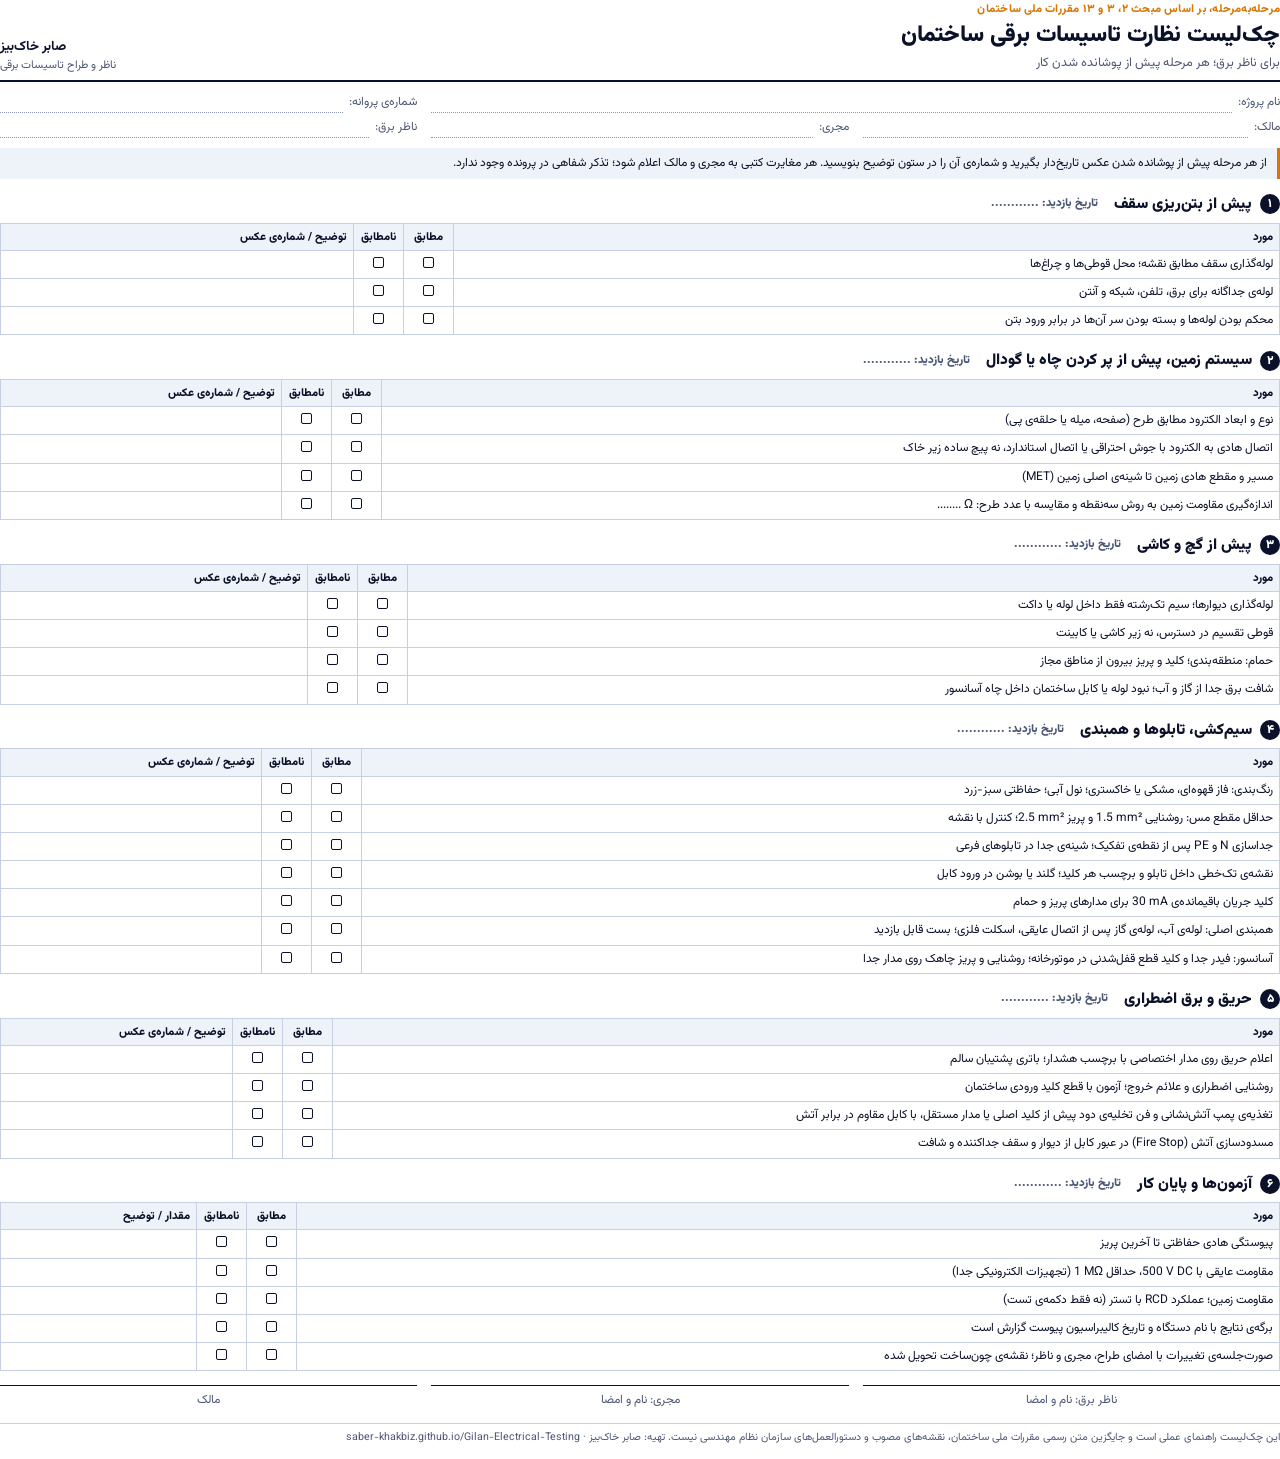
<file: documents/src/supervisor-checklist.html>
<!DOCTYPE html>
<html lang="fa" dir="rtl">
<head>
<meta charset="UTF-8">
<title>چک‌لیست نظارت تاسیسات برقی ساختمان</title>
<link rel="stylesheet" href="checklist.css">
</head>
<body>
<header class="head">
    <div>
        <div class="kicker">مرحله‌به‌مرحله، بر اساس مبحث ۲، ۳ و ۱۳ مقررات ملی ساختمان</div>
        <h1>چک‌لیست نظارت تاسیسات برقی ساختمان</h1>
        <p class="sub">برای ناظر برق؛ هر مرحله پیش از پوشانده شدن کار</p>
    </div>
    <div class="brand"><b>صابر خاک‌بیز</b><br>ناظر و طراح تاسیسات برقی</div>
</header>

<section class="info">
    <div class="two"><span>نام پروژه:</span><i></i></div>
    <div><span>شماره‌ی پروانه:</span><i></i></div>
    <div><span>مالک:</span><i></i></div>
    <div><span>مجری:</span><i></i></div>
    <div><span>ناظر برق:</span><i></i></div>
</section>

<p class="note">از هر مرحله پیش از پوشانده شدن عکس تاریخ‌دار بگیرید و شماره‌ی آن را در ستون توضیح بنویسید. هر مغایرت کتبی به مجری و مالک اعلام شود؛ تذکر شفاهی در پرونده وجود ندارد.</p>

<h2><span class="n">۱</span>پیش از بتن‌ریزی سقف &nbsp;<span class="crit">تاریخ بازدید: ............</span></h2>
<table>
<thead><tr><th>مورد</th><th class="c">مطابق</th><th class="c">نامطابق</th><th class="w-note">توضیح / شماره‌ی عکس</th></tr></thead>
<tbody>
<tr><td>لوله‌گذاری سقف مطابق نقشه؛ محل قوطی‌ها و چراغ‌ها</td><td class="c"><span class="box"></span></td><td class="c"><span class="box"></span></td><td></td></tr>
<tr><td>لوله‌ی جداگانه برای برق، تلفن، شبکه و آنتن</td><td class="c"><span class="box"></span></td><td class="c"><span class="box"></span></td><td></td></tr>
<tr><td>محکم بودن لوله‌ها و بسته بودن سر آن‌ها در برابر ورود بتن</td><td class="c"><span class="box"></span></td><td class="c"><span class="box"></span></td><td></td></tr>
</tbody></table>

<h2><span class="n">۲</span>سیستم زمین، پیش از پر کردن چاه یا گودال &nbsp;<span class="crit">تاریخ بازدید: ............</span></h2>
<table>
<thead><tr><th>مورد</th><th class="c">مطابق</th><th class="c">نامطابق</th><th class="w-note">توضیح / شماره‌ی عکس</th></tr></thead>
<tbody>
<tr><td>نوع و ابعاد الکترود مطابق طرح (صفحه، میله یا حلقه‌ی پی)</td><td class="c"><span class="box"></span></td><td class="c"><span class="box"></span></td><td></td></tr>
<tr><td>اتصال هادی به الکترود با جوش احتراقی یا اتصال استاندارد، نه پیچ ساده زیر خاک</td><td class="c"><span class="box"></span></td><td class="c"><span class="box"></span></td><td></td></tr>
<tr><td>مسیر و مقطع هادی زمین تا شینه‌ی اصلی زمین (MET)</td><td class="c"><span class="box"></span></td><td class="c"><span class="box"></span></td><td></td></tr>
<tr><td>اندازه‌گیری مقاومت زمین به روش سه‌نقطه و مقایسه با عدد طرح: <span class="ltr">........ Ω</span></td><td class="c"><span class="box"></span></td><td class="c"><span class="box"></span></td><td></td></tr>
</tbody></table>

<h2><span class="n">۳</span>پیش از گچ و کاشی &nbsp;<span class="crit">تاریخ بازدید: ............</span></h2>
<table>
<thead><tr><th>مورد</th><th class="c">مطابق</th><th class="c">نامطابق</th><th class="w-note">توضیح / شماره‌ی عکس</th></tr></thead>
<tbody>
<tr><td>لوله‌گذاری دیوارها؛ سیم تک‌رشته فقط داخل لوله یا داکت</td><td class="c"><span class="box"></span></td><td class="c"><span class="box"></span></td><td></td></tr>
<tr><td>قوطی تقسیم در دسترس، نه زیر کاشی یا کابینت</td><td class="c"><span class="box"></span></td><td class="c"><span class="box"></span></td><td></td></tr>
<tr><td>حمام: منطقه‌بندی؛ کلید و پریز بیرون از مناطق مجاز</td><td class="c"><span class="box"></span></td><td class="c"><span class="box"></span></td><td></td></tr>
<tr><td>شافت برق جدا از گاز و آب؛ نبود لوله یا کابل ساختمان داخل چاه آسانسور</td><td class="c"><span class="box"></span></td><td class="c"><span class="box"></span></td><td></td></tr>
</tbody></table>

<h2><span class="n">۴</span>سیم‌کشی، تابلوها و همبندی &nbsp;<span class="crit">تاریخ بازدید: ............</span></h2>
<table>
<thead><tr><th>مورد</th><th class="c">مطابق</th><th class="c">نامطابق</th><th class="w-note">توضیح / شماره‌ی عکس</th></tr></thead>
<tbody>
<tr><td>رنگ‌بندی: فاز قهوه‌ای، مشکی یا خاکستری؛ نول آبی؛ حفاظتی سبز-زرد</td><td class="c"><span class="box"></span></td><td class="c"><span class="box"></span></td><td></td></tr>
<tr><td>حداقل مقطع مس: روشنایی <span class="ltr">1.5 mm²</span> و پریز <span class="ltr">2.5 mm²</span>؛ کنترل با نقشه</td><td class="c"><span class="box"></span></td><td class="c"><span class="box"></span></td><td></td></tr>
<tr><td>جداسازی N و PE پس از نقطه‌ی تفکیک؛ شینه‌ی جدا در تابلوهای فرعی</td><td class="c"><span class="box"></span></td><td class="c"><span class="box"></span></td><td></td></tr>
<tr><td>نقشه‌ی تک‌خطی داخل تابلو و برچسب هر کلید؛ گلند یا بوشن در ورود کابل</td><td class="c"><span class="box"></span></td><td class="c"><span class="box"></span></td><td></td></tr>
<tr><td>کلید جریان باقیمانده‌ی <span class="ltr">30 mA</span> برای مدارهای پریز و حمام</td><td class="c"><span class="box"></span></td><td class="c"><span class="box"></span></td><td></td></tr>
<tr><td>همبندی اصلی: لوله‌ی آب، لوله‌ی گاز پس از اتصال عایقی، اسکلت فلزی؛ بست قابل بازدید</td><td class="c"><span class="box"></span></td><td class="c"><span class="box"></span></td><td></td></tr>
<tr><td>آسانسور: فیدر جدا و کلید قطع قفل‌شدنی در موتورخانه؛ روشنایی و پریز چاهک روی مدار جدا</td><td class="c"><span class="box"></span></td><td class="c"><span class="box"></span></td><td></td></tr>
</tbody></table>

<h2><span class="n">۵</span>حریق و برق اضطراری &nbsp;<span class="crit">تاریخ بازدید: ............</span></h2>
<table>
<thead><tr><th>مورد</th><th class="c">مطابق</th><th class="c">نامطابق</th><th class="w-note">توضیح / شماره‌ی عکس</th></tr></thead>
<tbody>
<tr><td>اعلام حریق روی مدار اختصاصی با برچسب هشدار؛ باتری پشتیبان سالم</td><td class="c"><span class="box"></span></td><td class="c"><span class="box"></span></td><td></td></tr>
<tr><td>روشنایی اضطراری و علائم خروج؛ آزمون با قطع کلید ورودی ساختمان</td><td class="c"><span class="box"></span></td><td class="c"><span class="box"></span></td><td></td></tr>
<tr><td>تغذیه‌ی پمپ آتش‌نشانی و فن تخلیه‌ی دود پیش از کلید اصلی یا مدار مستقل، با کابل مقاوم در برابر آتش</td><td class="c"><span class="box"></span></td><td class="c"><span class="box"></span></td><td></td></tr>
<tr><td>مسدودسازی آتش (Fire Stop) در عبور کابل از دیوار و سقف جداکننده و شافت</td><td class="c"><span class="box"></span></td><td class="c"><span class="box"></span></td><td></td></tr>
</tbody></table>

<h2><span class="n">۶</span>آزمون‌ها و پایان کار &nbsp;<span class="crit">تاریخ بازدید: ............</span></h2>
<table>
<thead><tr><th>مورد</th><th class="c">مطابق</th><th class="c">نامطابق</th><th class="w-note">مقدار / توضیح</th></tr></thead>
<tbody>
<tr><td>پیوستگی هادی حفاظتی تا آخرین پریز</td><td class="c"><span class="box"></span></td><td class="c"><span class="box"></span></td><td></td></tr>
<tr><td>مقاومت عایقی با <span class="ltr">500 V DC</span>، حداقل <span class="ltr">1 MΩ</span> (تجهیزات الکترونیکی جدا)</td><td class="c"><span class="box"></span></td><td class="c"><span class="box"></span></td><td></td></tr>
<tr><td>مقاومت زمین؛ عملکرد RCD با تستر (نه فقط دکمه‌ی تست)</td><td class="c"><span class="box"></span></td><td class="c"><span class="box"></span></td><td></td></tr>
<tr><td>برگه‌ی نتایج با نام دستگاه و تاریخ کالیبراسیون پیوست گزارش است</td><td class="c"><span class="box"></span></td><td class="c"><span class="box"></span></td><td></td></tr>
<tr><td>صورت‌جلسه‌ی تغییرات با امضای طراح، مجری و ناظر؛ نقشه‌ی چون‌ساخت تحویل شده</td><td class="c"><span class="box"></span></td><td class="c"><span class="box"></span></td><td></td></tr>
</tbody></table>

<div class="sign"><div>ناظر برق: نام و امضا</div><div>مجری: نام و امضا</div><div>مالک</div></div>

<p class="foot">این چک‌لیست راهنمای عملی است و جایگزین متن رسمی مقررات ملی ساختمان، نقشه‌های مصوب و دستورالعمل‌های سازمان نظام مهندسی نیست. تهیه: صابر خاک‌بیز · <span class="url">saber-khakbiz.github.io/Gilan-Electrical-Testing</span></p>
</body>
</html>
</file>
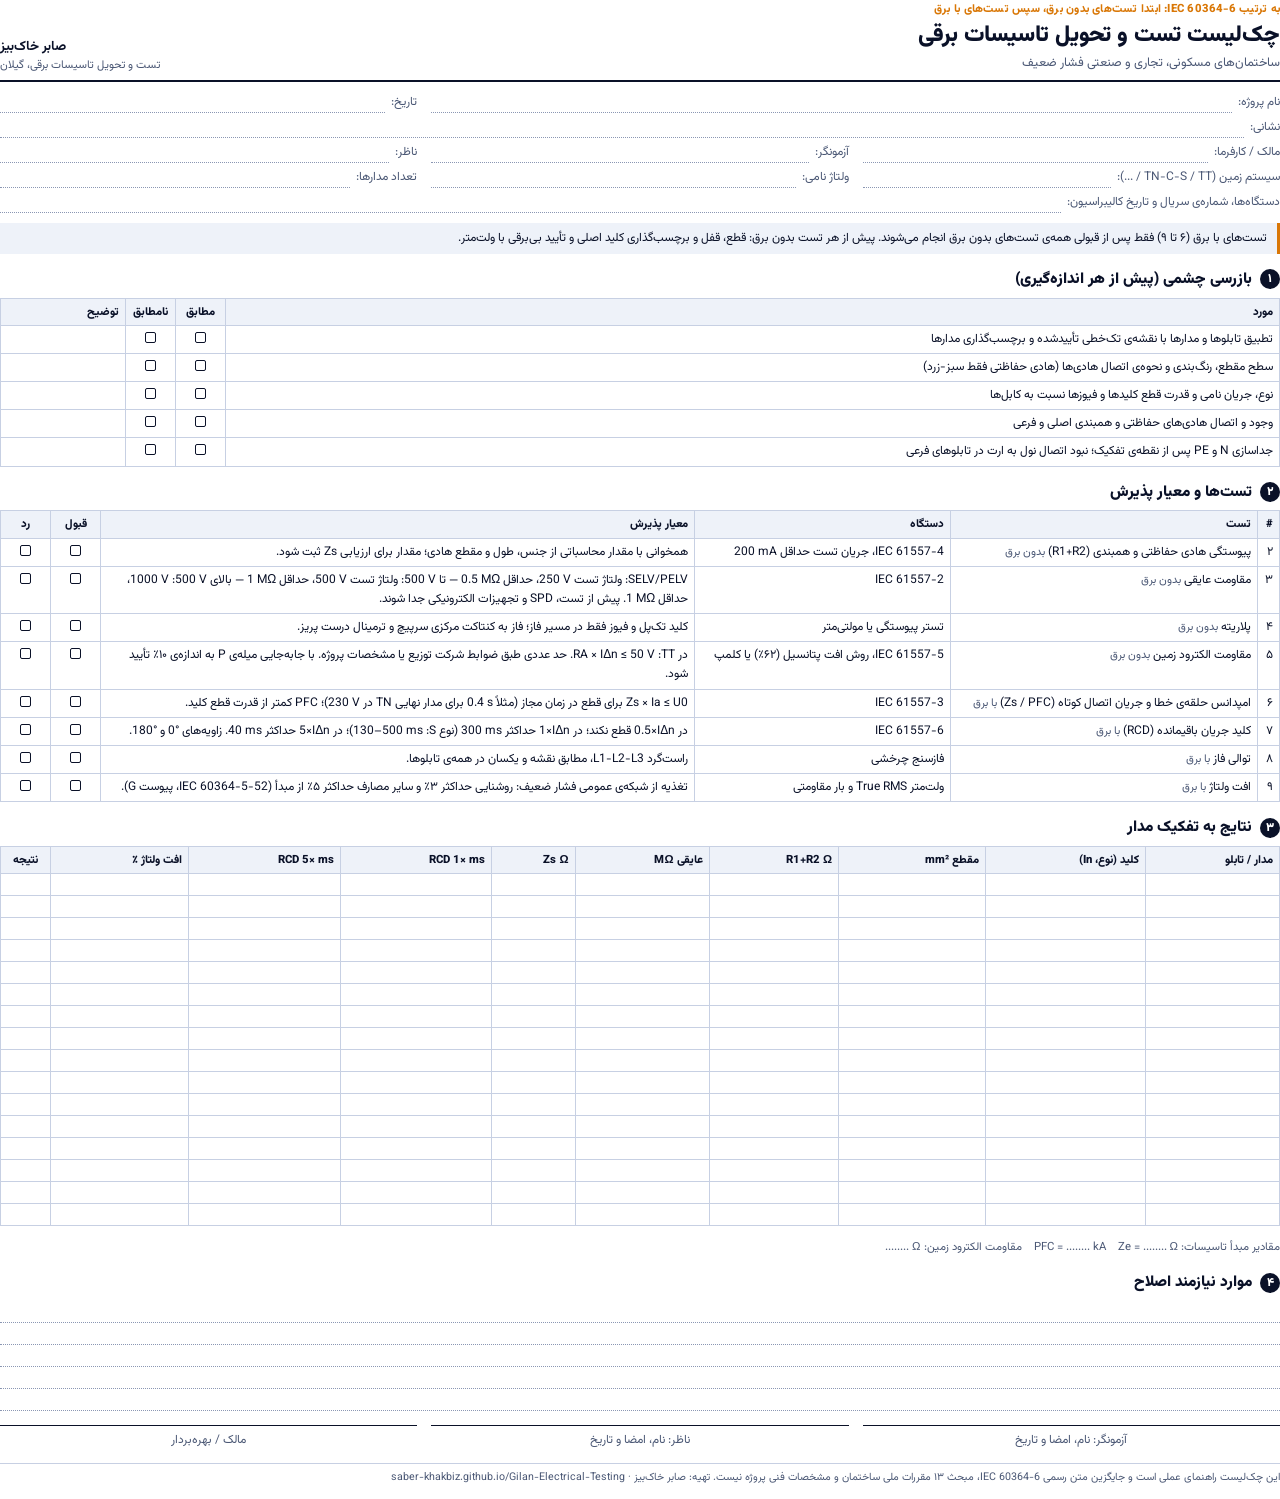
<file: documents/src/test-commissioning-checklist.html>
<!DOCTYPE html>
<html lang="fa" dir="rtl">
<head>
<meta charset="UTF-8">
<title>چک‌لیست تست و تحویل تاسیسات برقی</title>
<link rel="stylesheet" href="checklist.css">
</head>
<body>
<header class="head">
    <div>
        <div class="kicker">به ترتیب IEC 60364-6: ابتدا تست‌های بدون برق، سپس تست‌های با برق</div>
        <h1>چک‌لیست تست و تحویل تاسیسات برقی</h1>
        <p class="sub">ساختمان‌های مسکونی، تجاری و صنعتی فشار ضعیف</p>
    </div>
    <div class="brand"><b>صابر خاک‌بیز</b><br>تست و تحویل تاسیسات برقی، گیلان</div>
</header>

<section class="info">
    <div class="two"><span>نام پروژه:</span><i></i></div>
    <div><span>تاریخ:</span><i></i></div>
    <div class="wide"><span>نشانی:</span><i></i></div>
    <div><span>مالک / کارفرما:</span><i></i></div>
    <div><span>آزمونگر:</span><i></i></div>
    <div><span>ناظر:</span><i></i></div>
    <div><span>سیستم زمین (TN-C-S / TT / ...):</span><i></i></div>
    <div><span>ولتاژ نامی:</span><i></i></div>
    <div><span>تعداد مدارها:</span><i></i></div>
    <div class="wide"><span>دستگاه‌ها، شماره‌ی سریال و تاریخ کالیبراسیون:</span><i></i></div>
</section>

<p class="note">تست‌های با برق (۶ تا ۹) فقط پس از قبولی همه‌ی تست‌های بدون برق انجام می‌شوند. پیش از هر تست بدون برق: قطع، قفل و برچسب‌گذاری کلید اصلی و تأیید بی‌برقی با ولت‌متر.</p>

<h2><span class="n">۱</span>بازرسی چشمی (پیش از هر اندازه‌گیری)</h2>
<table>
    <thead><tr><th>مورد</th><th class="c">مطابق</th><th class="c">نامطابق</th><th class="w-note">توضیح</th></tr></thead>
    <tbody>
        <tr><td>تطبیق تابلوها و مدارها با نقشه‌ی تک‌خطی تأییدشده و برچسب‌گذاری مدارها</td><td class="c"><span class="box"></span></td><td class="c"><span class="box"></span></td><td></td></tr>
        <tr><td>سطح مقطع، رنگ‌بندی و نحوه‌ی اتصال هادی‌ها (هادی حفاظتی فقط سبز-زرد)</td><td class="c"><span class="box"></span></td><td class="c"><span class="box"></span></td><td></td></tr>
        <tr><td>نوع، جریان نامی و قدرت قطع کلیدها و فیوزها نسبت به کابل‌ها</td><td class="c"><span class="box"></span></td><td class="c"><span class="box"></span></td><td></td></tr>
        <tr><td>وجود و اتصال هادی‌های حفاظتی و همبندی اصلی و فرعی</td><td class="c"><span class="box"></span></td><td class="c"><span class="box"></span></td><td></td></tr>
        <tr><td>جداسازی N و PE پس از نقطه‌ی تفکیک؛ نبود اتصال نول به ارت در تابلوهای فرعی</td><td class="c"><span class="box"></span></td><td class="c"><span class="box"></span></td><td></td></tr>
    </tbody>
</table>

<h2><span class="n">۲</span>تست‌ها و معیار پذیرش</h2>
<table>
    <thead><tr><th style="width:22px">#</th><th style="width:24%">تست</th><th style="width:20%">دستگاه</th><th>معیار پذیرش</th><th class="c">قبول</th><th class="c">رد</th></tr></thead>
    <tbody>
        <tr><td>۲</td><td>پیوستگی هادی حفاظتی و همبندی (R1+R2) <span class="crit">بدون برق</span></td><td><span class="ltr">IEC 61557-4</span>، جریان تست حداقل <span class="ltr">200 mA</span></td><td>همخوانی با مقدار محاسباتی از جنس، طول و مقطع هادی؛ مقدار برای ارزیابی Zs ثبت شود.</td><td class="c"><span class="box"></span></td><td class="c"><span class="box"></span></td></tr>
        <tr><td>۳</td><td>مقاومت عایقی <span class="crit">بدون برق</span></td><td><span class="ltr">IEC 61557-2</span></td><td>SELV/PELV: ولتاژ تست <span class="ltr">250 V</span>، حداقل <span class="ltr">0.5 MΩ</span> — تا <span class="ltr">500 V</span>: ولتاژ تست <span class="ltr">500 V</span>، حداقل <span class="ltr">1 MΩ</span> — بالای <span class="ltr">500 V</span>: <span class="ltr">1000 V</span>، حداقل <span class="ltr">1 MΩ</span>. پیش از تست، SPD و تجهیزات الکترونیکی جدا شوند.</td><td class="c"><span class="box"></span></td><td class="c"><span class="box"></span></td></tr>
        <tr><td>۴</td><td>پلاریته <span class="crit">بدون برق</span></td><td>تستر پیوستگی یا مولتی‌متر</td><td>کلید تک‌پل و فیوز فقط در مسیر فاز؛ فاز به کنتاکت مرکزی سرپیچ و ترمینال درست پریز.</td><td class="c"><span class="box"></span></td><td class="c"><span class="box"></span></td></tr>
        <tr><td>۵</td><td>مقاومت الکترود زمین <span class="crit">بدون برق</span></td><td><span class="ltr">IEC 61557-5</span>، روش افت پتانسیل (۶۲٪) یا کلمپ</td><td>در TT: <span class="ltr">RA × IΔn ≤ 50 V</span>. حد عددی طبق ضوابط شرکت توزیع یا مشخصات پروژه. با جابه‌جایی میله‌ی P به اندازه‌ی ۱۰٪ تأیید شود.</td><td class="c"><span class="box"></span></td><td class="c"><span class="box"></span></td></tr>
        <tr><td>۶</td><td>امپدانس حلقه‌ی خطا و جریان اتصال کوتاه (Zs / PFC) <span class="crit">با برق</span></td><td><span class="ltr">IEC 61557-3</span></td><td><span class="ltr">Zs × Ia ≤ U0</span> برای قطع در زمان مجاز (مثلاً <span class="ltr">0.4 s</span> برای مدار نهایی TN در <span class="ltr">230 V</span>)؛ PFC کمتر از قدرت قطع کلید.</td><td class="c"><span class="box"></span></td><td class="c"><span class="box"></span></td></tr>
        <tr><td>۷</td><td>کلید جریان باقیمانده (RCD) <span class="crit">با برق</span></td><td><span class="ltr">IEC 61557-6</span></td><td>در <span class="ltr">0.5×IΔn</span> قطع نکند؛ در <span class="ltr">1×IΔn</span> حداکثر <span class="ltr">300 ms</span> (نوع S: <span class="ltr">130–500 ms</span>)؛ در <span class="ltr">5×IΔn</span> حداکثر <span class="ltr">40 ms</span>. زاویه‌های <span class="ltr">0°</span> و <span class="ltr">180°</span>.</td><td class="c"><span class="box"></span></td><td class="c"><span class="box"></span></td></tr>
        <tr><td>۸</td><td>توالی فاز <span class="crit">با برق</span></td><td>فازسنج چرخشی</td><td>راست‌گرد <span class="ltr">L1-L2-L3</span>، مطابق نقشه و یکسان در همه‌ی تابلوها.</td><td class="c"><span class="box"></span></td><td class="c"><span class="box"></span></td></tr>
        <tr><td>۹</td><td>افت ولتاژ <span class="crit">با برق</span></td><td>ولت‌متر True RMS و بار مقاومتی</td><td>تغذیه از شبکه‌ی عمومی فشار ضعیف: روشنایی حداکثر ۳٪ و سایر مصارف حداکثر ۵٪ از مبدأ (<span class="ltr">IEC 60364-5-52</span>، پیوست G).</td><td class="c"><span class="box"></span></td><td class="c"><span class="box"></span></td></tr>
    </tbody>
</table>

<h2><span class="n">۳</span>نتایج به تفکیک مدار</h2>
<table class="grid">
    <thead><tr><th>مدار / تابلو</th><th>کلید (نوع، In)</th><th>مقطع mm²</th><th>R1+R2 Ω</th><th>عایقی MΩ</th><th>Zs Ω</th><th>RCD 1× ms</th><th>RCD 5× ms</th><th>افت ولتاژ ٪</th><th class="c">نتیجه</th></tr></thead>
    <tbody>
        <tr><td></td><td></td><td></td><td></td><td></td><td></td><td></td><td></td><td></td><td></td></tr>
        <tr><td></td><td></td><td></td><td></td><td></td><td></td><td></td><td></td><td></td><td></td></tr>
        <tr><td></td><td></td><td></td><td></td><td></td><td></td><td></td><td></td><td></td><td></td></tr>
        <tr><td></td><td></td><td></td><td></td><td></td><td></td><td></td><td></td><td></td><td></td></tr>
        <tr><td></td><td></td><td></td><td></td><td></td><td></td><td></td><td></td><td></td><td></td></tr>
        <tr><td></td><td></td><td></td><td></td><td></td><td></td><td></td><td></td><td></td><td></td></tr>
        <tr><td></td><td></td><td></td><td></td><td></td><td></td><td></td><td></td><td></td><td></td></tr>
        <tr><td></td><td></td><td></td><td></td><td></td><td></td><td></td><td></td><td></td><td></td></tr>
        <tr><td></td><td></td><td></td><td></td><td></td><td></td><td></td><td></td><td></td><td></td></tr>
        <tr><td></td><td></td><td></td><td></td><td></td><td></td><td></td><td></td><td></td><td></td></tr>
        <tr><td></td><td></td><td></td><td></td><td></td><td></td><td></td><td></td><td></td><td></td></tr>
        <tr><td></td><td></td><td></td><td></td><td></td><td></td><td></td><td></td><td></td><td></td></tr>
        <tr><td></td><td></td><td></td><td></td><td></td><td></td><td></td><td></td><td></td><td></td></tr>
        <tr><td></td><td></td><td></td><td></td><td></td><td></td><td></td><td></td><td></td><td></td></tr>
        <tr><td></td><td></td><td></td><td></td><td></td><td></td><td></td><td></td><td></td><td></td></tr>
        <tr><td></td><td></td><td></td><td></td><td></td><td></td><td></td><td></td><td></td><td></td></tr>
    </tbody>
</table>
<p class="crit">مقادیر مبدأ تاسیسات: <span class="ltr">Ze = ........ Ω</span> &nbsp;&nbsp; <span class="ltr">PFC = ........ kA</span> &nbsp;&nbsp; مقاومت الکترود زمین: <span class="ltr">........ Ω</span></p>

<h2><span class="n">۴</span>موارد نیازمند اصلاح</h2>
<div class="lines"><div></div><div></div><div></div><div></div><div></div></div>

<div class="sign"><div>آزمونگر: نام، امضا و تاریخ</div><div>ناظر: نام، امضا و تاریخ</div><div>مالک / بهره‌بردار</div></div>

<p class="foot">این چک‌لیست راهنمای عملی است و جایگزین متن رسمی IEC 60364-6، مبحث ۱۳ مقررات ملی ساختمان و مشخصات فنی پروژه نیست. تهیه: صابر خاک‌بیز · <span class="url">saber-khakbiz.github.io/Gilan-Electrical-Testing</span></p>
</body>
</html>
</file>
<file: fonts/vazirmatn-local.css>
/* Vazirmatn Variable Font — self-hosted
   Replaces the external cdn.jsdelivr.net stylesheet. One file covers the
   full 100–900 weight range (confirmed via the font's fvar table), so it
   covers every weight this site uses (font-medium through font-black)
   without needing separate files per weight.
   font-display: swap avoids invisible text while the font loads — the
   browser shows a fallback font immediately, then swaps once ready.
   Path note: url() here resolves relative to THIS CSS file's own location
   (fonts/), not relative to index.html — so it's just the filename, since
   the woff2 sits in the same folder as this stylesheet. */
@font-face {
    font-family: 'Vazirmatn';
    src: url('Vazirmatn-Variable.woff2') format('woff2 supports variations'),
         url('Vazirmatn-Variable.woff2') format('woff2-variations');
    font-weight: 100 900;
    font-style: normal;
    font-display: swap;
}
</file>
<file: style.css>
/* Design variables */
:root {
    /* Color palette */
    --color-navy-base: #0a1128;
    --color-navy-card: #101f42;
    --color-navy-border: #1c2d5a;
    --color-amber-hazard: #f59e0b;
    --color-amber-glow: #fbbf24;
    --color-text-primary: #f8fafc;

    /* Live / dead test tags */
    --color-tag-dead-bg: rgba(52, 211, 153, 0.12);
    --color-tag-dead-text: #6ee7b7;
    --color-tag-live-bg: rgba(248, 113, 113, 0.14);
    --color-tag-live-text: #fca5a5;

    /* Base font family */
    --font-family-base: 'Vazirmatn', sans-serif;
}

/* Global reset.
   No forced height:100% on purpose: the page is a normal flowing document,
   so content is never squeezed into an artificial container. */
html, body {
    margin: 0;
    padding: 0;
    background-color: var(--color-navy-base);
    color: var(--color-text-primary);
    font-family: var(--font-family-base);
}

/* Smooth scrolling + gentle section snapping.
   "proximity" (not "mandatory") only snaps near a section boundary, so it
   never traps the user on a section taller than the viewport. */
html {
    scroll-behavior: smooth;
    scroll-snap-type: y proximity;
}

@media (prefers-reduced-motion: reduce) {
    html {
        scroll-behavior: auto;
    }
}

.site-sections {
    display: block;
}

/* Each section fills at least one screen but grows with its content.
   100dvh (with a 100vh fallback) accounts for mobile address bars. */
.page-section {
    min-height: 100vh;
    min-height: 100dvh;
    width: 100%;
    display: flex;
    align-items: center;
    justify-content: center;
    scroll-snap-align: start;
    scroll-margin-top: 4.5rem; /* keeps the section start clear of the fixed header */
}

/* On narrow screens tall content starts at the top instead of being
   vertically centred behind the fixed header. */
@media (max-width: 640px) {
    .page-section {
        align-items: flex-start;
        padding-bottom: 3rem;
    }
}

/* The test detail panel is scrolled into view when opened; keep its top
   edge clear of the fixed header (65px mobile / 81px desktop). */
#test-detail-view {
    scroll-margin-top: 6rem;
}

/* Header link for the section currently in view (set by script.js) */
.nav-link[aria-current="true"] {
    color: var(--color-amber-hazard);
}

/* Live / dead test tags */
.tag-dead {
    background-color: var(--color-tag-dead-bg);
    color: var(--color-tag-dead-text);
}

.tag-live {
    background-color: var(--color-tag-live-bg);
    color: var(--color-tag-live-text);
}

/* Focusable headings in the detail view should not show a focus ring
   when focus is moved there programmatically. */
#test-detail-view h3:focus {
    outline: none;
}

/* ============================
   Section navigation dots
   Amber pill on the active section, dark dot otherwise, hover tooltip with
   the section name. Built and kept in sync by script.js (scroll-spy). */
.section-pagination {
    position: fixed;
    top: 50%;
    left: 16px;
    transform: translateY(-50%);
    z-index: 40;
    display: flex;
    flex-direction: column;
    align-items: center;
    gap: 10px;
}

.section-pagination-bullet {
    position: relative;
    display: block;
    width: 10px;
    height: 10px;
    border-radius: 50%;
    background: var(--color-navy-border);
    cursor: pointer;
    border: none;
    padding: 0;
    text-decoration: none;
    transition: all 0.3s ease;
}

/* Invisible expanded touch target (~44px, WCAG 2.5.5 / 2.5.8) for touch
   devices only; the visible dot keeps its small size. */
@media (pointer: coarse) {
    .section-pagination-bullet::before {
        content: "";
        position: absolute;
        top: 50%;
        left: 50%;
        transform: translate(-50%, -50%);
        width: 44px;
        height: 44px;
    }
}

.section-pagination-bullet.active {
    background: var(--color-amber-hazard);
    box-shadow: 0 0 10px rgba(245, 158, 11, 0.6);
    height: 24px;
    border-radius: 8px;
}

.section-pagination-bullet::after {
    content: attr(data-hover);
    position: absolute;
    left: 22px;
    top: 50%;
    transform: translateY(-50%);
    background-color: var(--color-navy-card);
    color: var(--color-text-primary);
    padding: 4px 10px;
    border-radius: 6px;
    font-size: 14px;
    white-space: nowrap;
    opacity: 0;
    pointer-events: none;
    transition: opacity 0.3s ease;
    border: 1px solid var(--color-amber-hazard);
    font-family: var(--font-family-base);
}

.section-pagination-bullet:hover::after,
.section-pagination-bullet:focus-visible::after {
    opacity: 1;
}

@media (max-width: 640px) {
    .section-pagination {
        left: 8px;
        gap: 14px;
    }
    .section-pagination-bullet {
        width: 8px;
        height: 8px;
    }
    .section-pagination-bullet.active {
        height: 20px;
    }
}

/* Visible keyboard focus (dots, links, buttons) */
.section-pagination-bullet:focus-visible,
a:focus-visible,
button:focus-visible {
    outline: 2px solid var(--color-amber-hazard);
    outline-offset: 2px;
}

/* ============================
   Image skeleton loader
   Shown on an image's wrapper while the <img> loads; removed via the
   .loaded class added by the img's onload handler. */
.img-skeleton {
    position: relative;
    overflow: hidden;
}

.img-skeleton::before {
    content: "";
    position: absolute;
    inset: 0;
    background: linear-gradient(
        90deg,
        var(--color-navy-card) 25%,
        var(--color-navy-border) 50%,
        var(--color-navy-card) 75%
    );
    background-size: 200% 100%;
    animation: skeleton-pulse 1.6s ease-in-out infinite;
    z-index: 0;
}

.img-skeleton.loaded::before {
    display: none;
}

.img-skeleton img {
    position: relative;
    z-index: 1;
}

@keyframes skeleton-pulse {
    0% { background-position: 200% 0; }
    100% { background-position: -200% 0; }
}

@media (prefers-reduced-motion: reduce) {
    .img-skeleton::before {
        animation: none;
    }
}

/* Header width on wide screens.
   The desktop nav links to two extra pages (regs/, shop/). Letting only the
   header row grow from 1152px to 1280px keeps the brand subtitle from being
   truncated at 1280px+; page content keeps its own max-width. */
@media (min-width: 1280px) {
    header > .max-w-6xl {
        max-width: 80rem;
    }
}
</file>
<file: documents/src/checklist.css>
/* Print stylesheet shared by the checklist sources in this folder.
   Built to A4 PDFs by tools/build_checklists.py (white paper, low ink). */
@font-face {
    font-family: "Vazirmatn";
    src: url("../../fonts/Vazirmatn-Variable.woff2") format("woff2");
    font-weight: 100 900;
}
@page { size: A4; margin: 13mm 12mm 16mm; }

:root {
    --ink: #0a1128;
    --muted: #4b5875;
    --line: #c7d0e3;
    --soft: #eef2f9;
    --accent: #d97706;
}
* { box-sizing: border-box; }
html, body { margin: 0; }
body {
    font-family: "Vazirmatn", Tahoma, sans-serif; color: var(--ink);
    font-size: 10.5pt; line-height: 1.75; direction: rtl;
    -webkit-print-color-adjust: exact; print-color-adjust: exact;
}
.head { display: flex; justify-content: space-between; align-items: flex-end; gap: 12px; border-bottom: 2.5px solid var(--ink); padding-bottom: 6px; margin-bottom: 10px; }
.kicker { font-size: 8.5pt; font-weight: 800; color: var(--accent); letter-spacing: .02em; }
h1 { margin: 0; font-size: 17pt; font-weight: 900; line-height: 1.4; }
.sub { margin: 0; font-size: 9.5pt; color: var(--muted); }
.brand { text-align: left; font-size: 8.5pt; color: var(--muted); line-height: 1.5; white-space: nowrap; }
.brand b { color: var(--ink); font-size: 10pt; }

.info { display: grid; grid-template-columns: repeat(3, 1fr); gap: 4px 14px; margin: 8px 0 10px; }
.info div { display: flex; gap: 6px; align-items: flex-end; font-size: 9pt; }
.info span { white-space: nowrap; color: var(--muted); }
.info i { flex: 1; border-bottom: 1px dotted #8b97b3; height: 1.2em; }
.info .wide { grid-column: span 3; }
.info .two { grid-column: span 2; }

.note { font-size: 9pt; background: var(--soft); border-right: 3px solid var(--accent); padding: 5px 10px; margin: 6px 0 10px; }
h2 { font-size: 11.5pt; font-weight: 900; margin: 12px 0 5px; display: flex; gap: 8px; align-items: center; break-after: avoid; }
h2 .n { display: inline-grid; place-items: center; width: 20px; height: 20px; border-radius: 50%; background: var(--ink); color: #fff; font-size: 9pt; }

table { width: 100%; border-collapse: collapse; font-size: 9pt; line-height: 1.6; }
th, td { border: 1px solid var(--line); padding: 4px 6px; vertical-align: top; text-align: right; }
th { background: var(--soft); font-weight: 800; font-size: 8.5pt; }
tr { break-inside: avoid; }
td.c, th.c { text-align: center; width: 50px; white-space: nowrap; }
td.w-note { width: 26%; }
.box { display: inline-block; width: 11px; height: 11px; border: 1.4px solid var(--ink); border-radius: 2px; vertical-align: -1px; }
.grid td { height: 22px; }
.crit { color: var(--muted); font-size: 8.5pt; }
.ltr { direction: ltr; unicode-bidi: isolate; }

.sign { display: grid; grid-template-columns: repeat(3, 1fr); gap: 14px; margin-top: 14px; break-inside: avoid; }
.sign div { border-top: 1px solid var(--ink); padding-top: 4px; font-size: 9pt; text-align: center; color: var(--muted); }
.lines div { border-bottom: 1px dotted #8b97b3; height: 22px; }
.foot { margin-top: 12px; font-size: 8pt; color: var(--muted); border-top: 1px solid var(--line); padding-top: 5px; }
.page-break { break-before: page; }
.url { direction: ltr; unicode-bidi: isolate; white-space: nowrap; }
</file>
